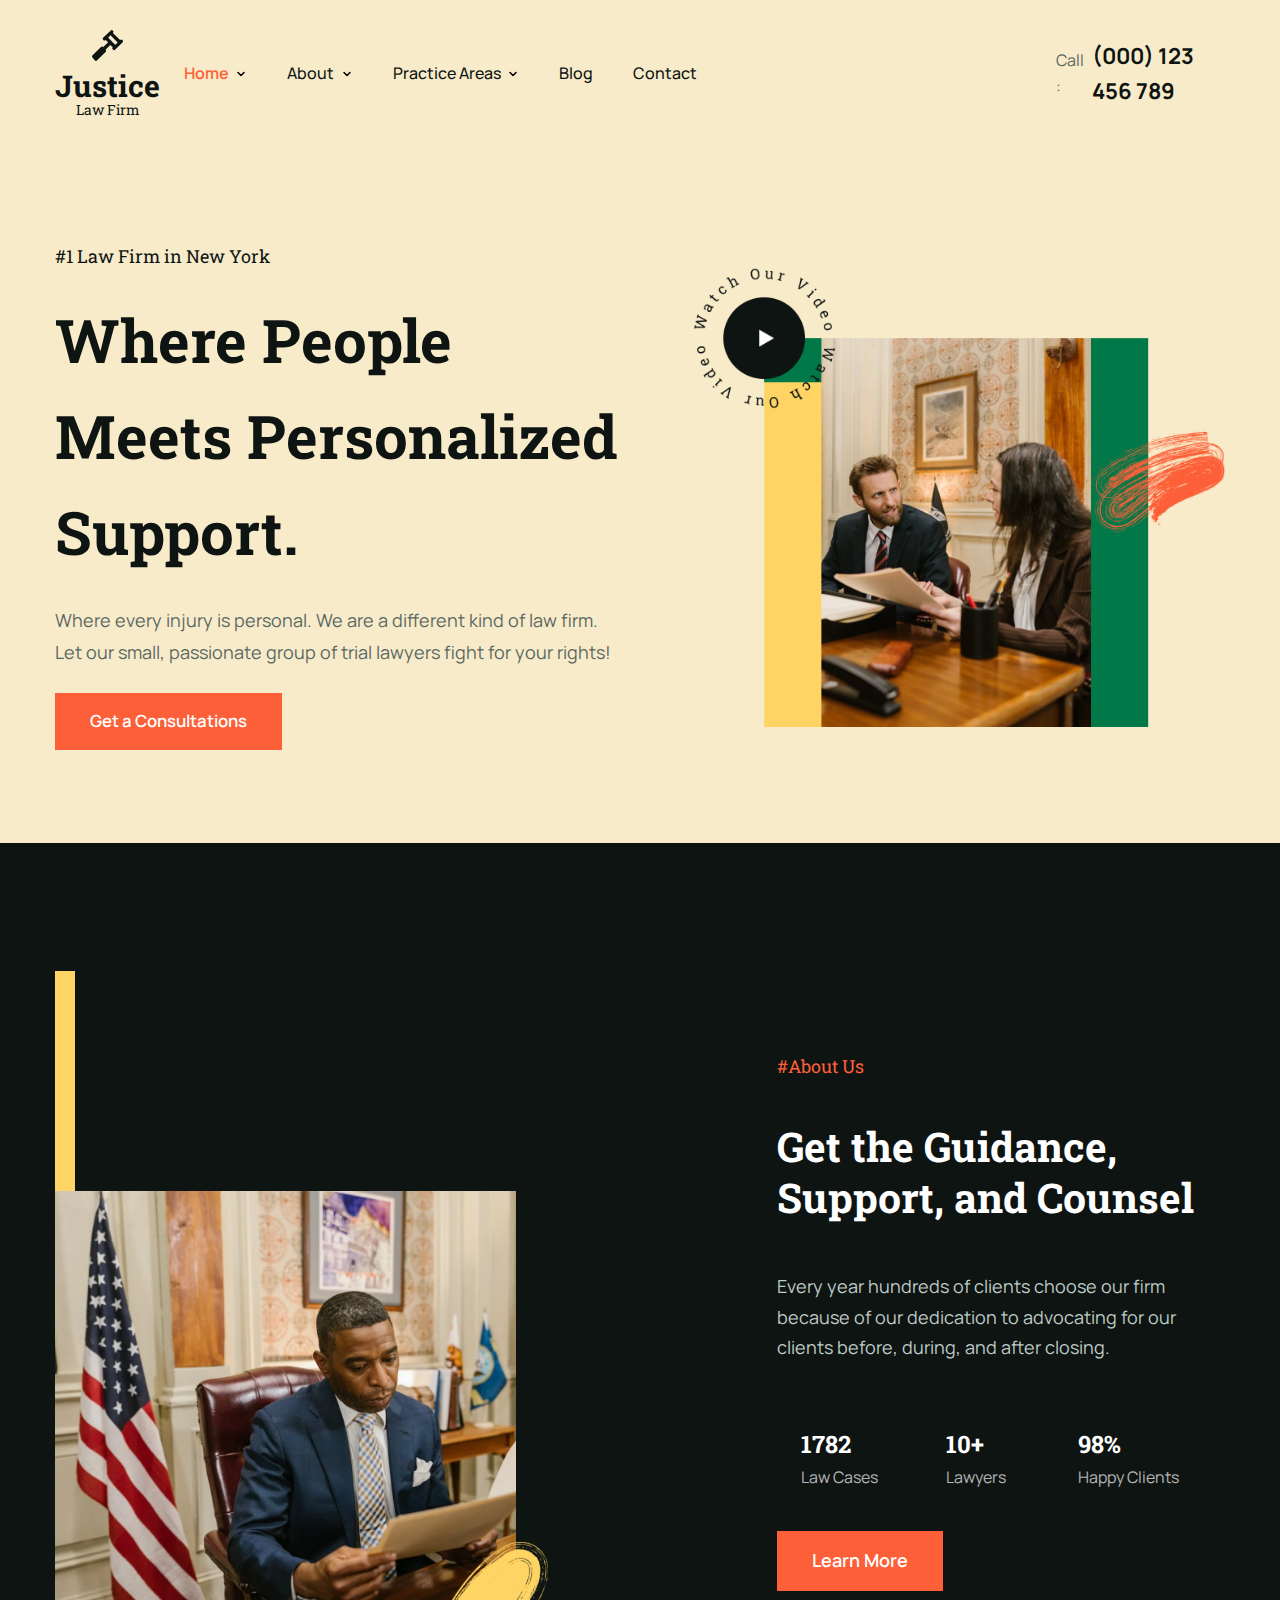
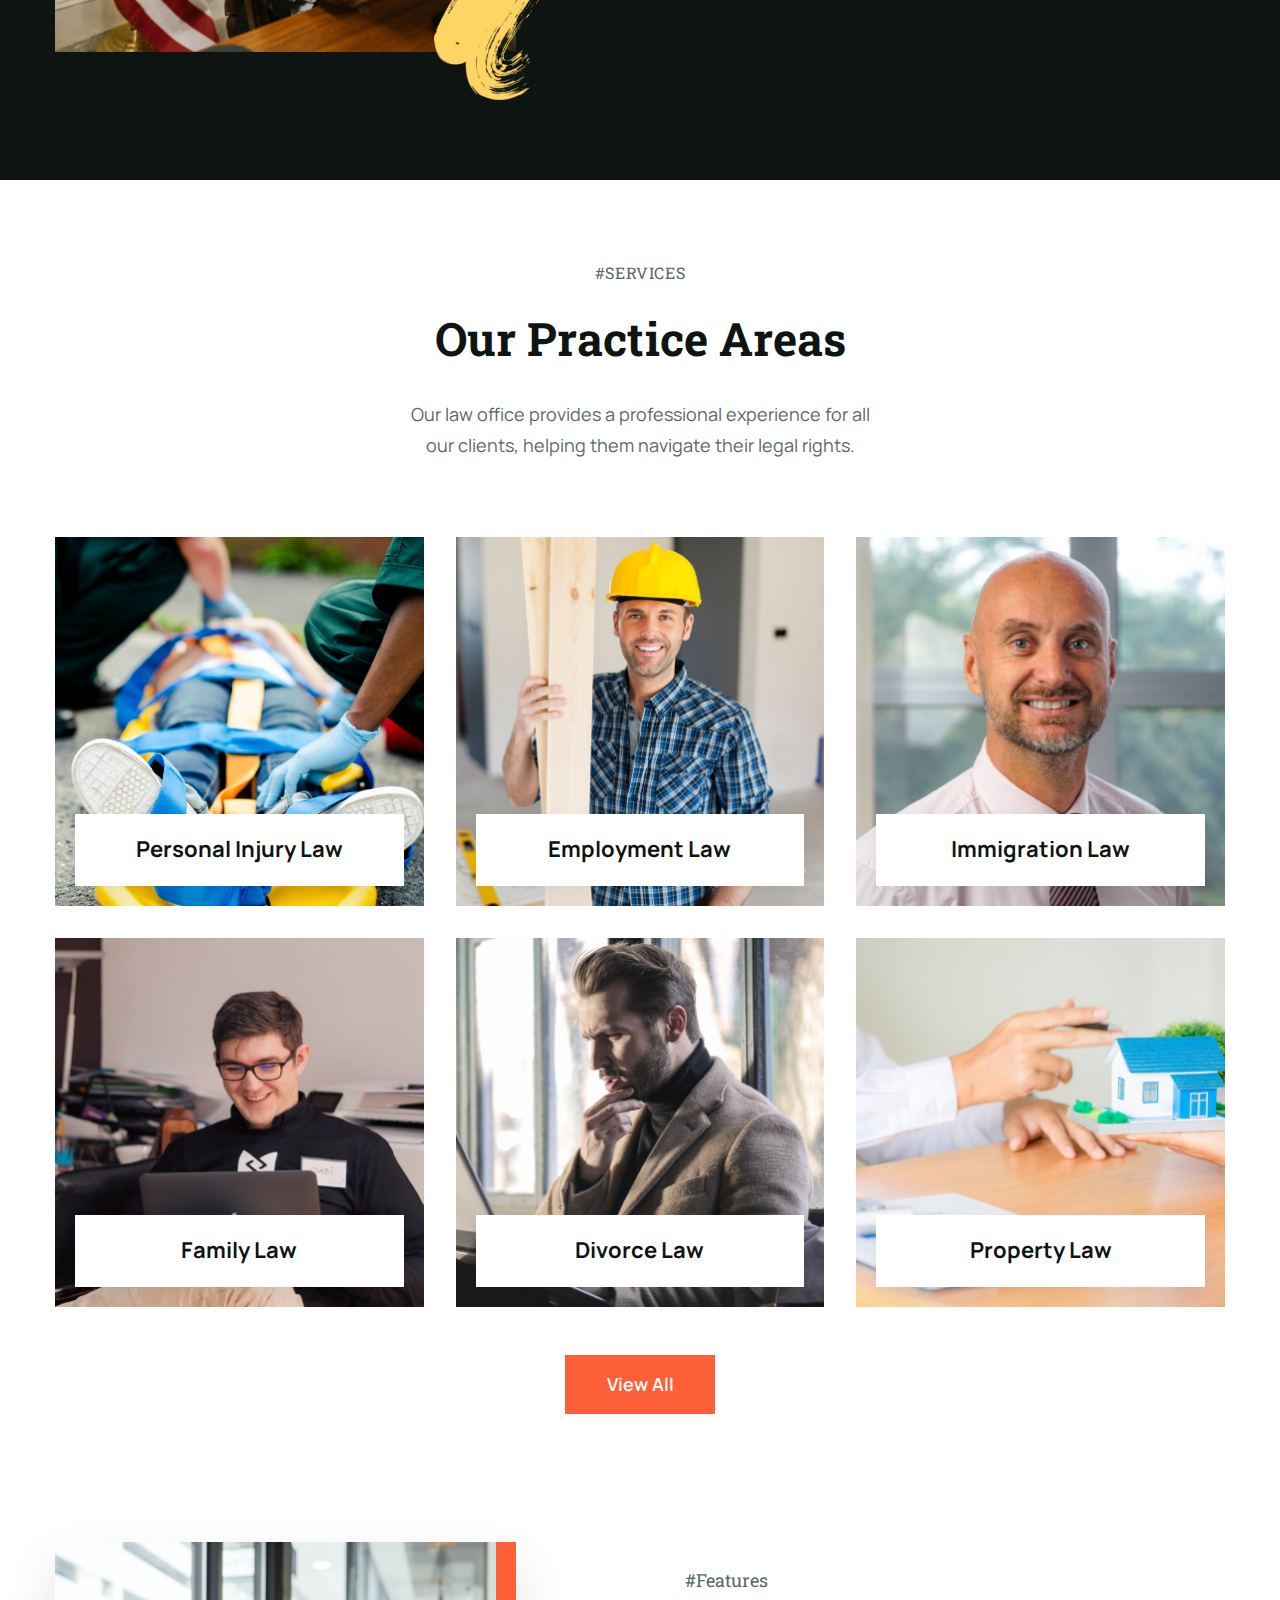
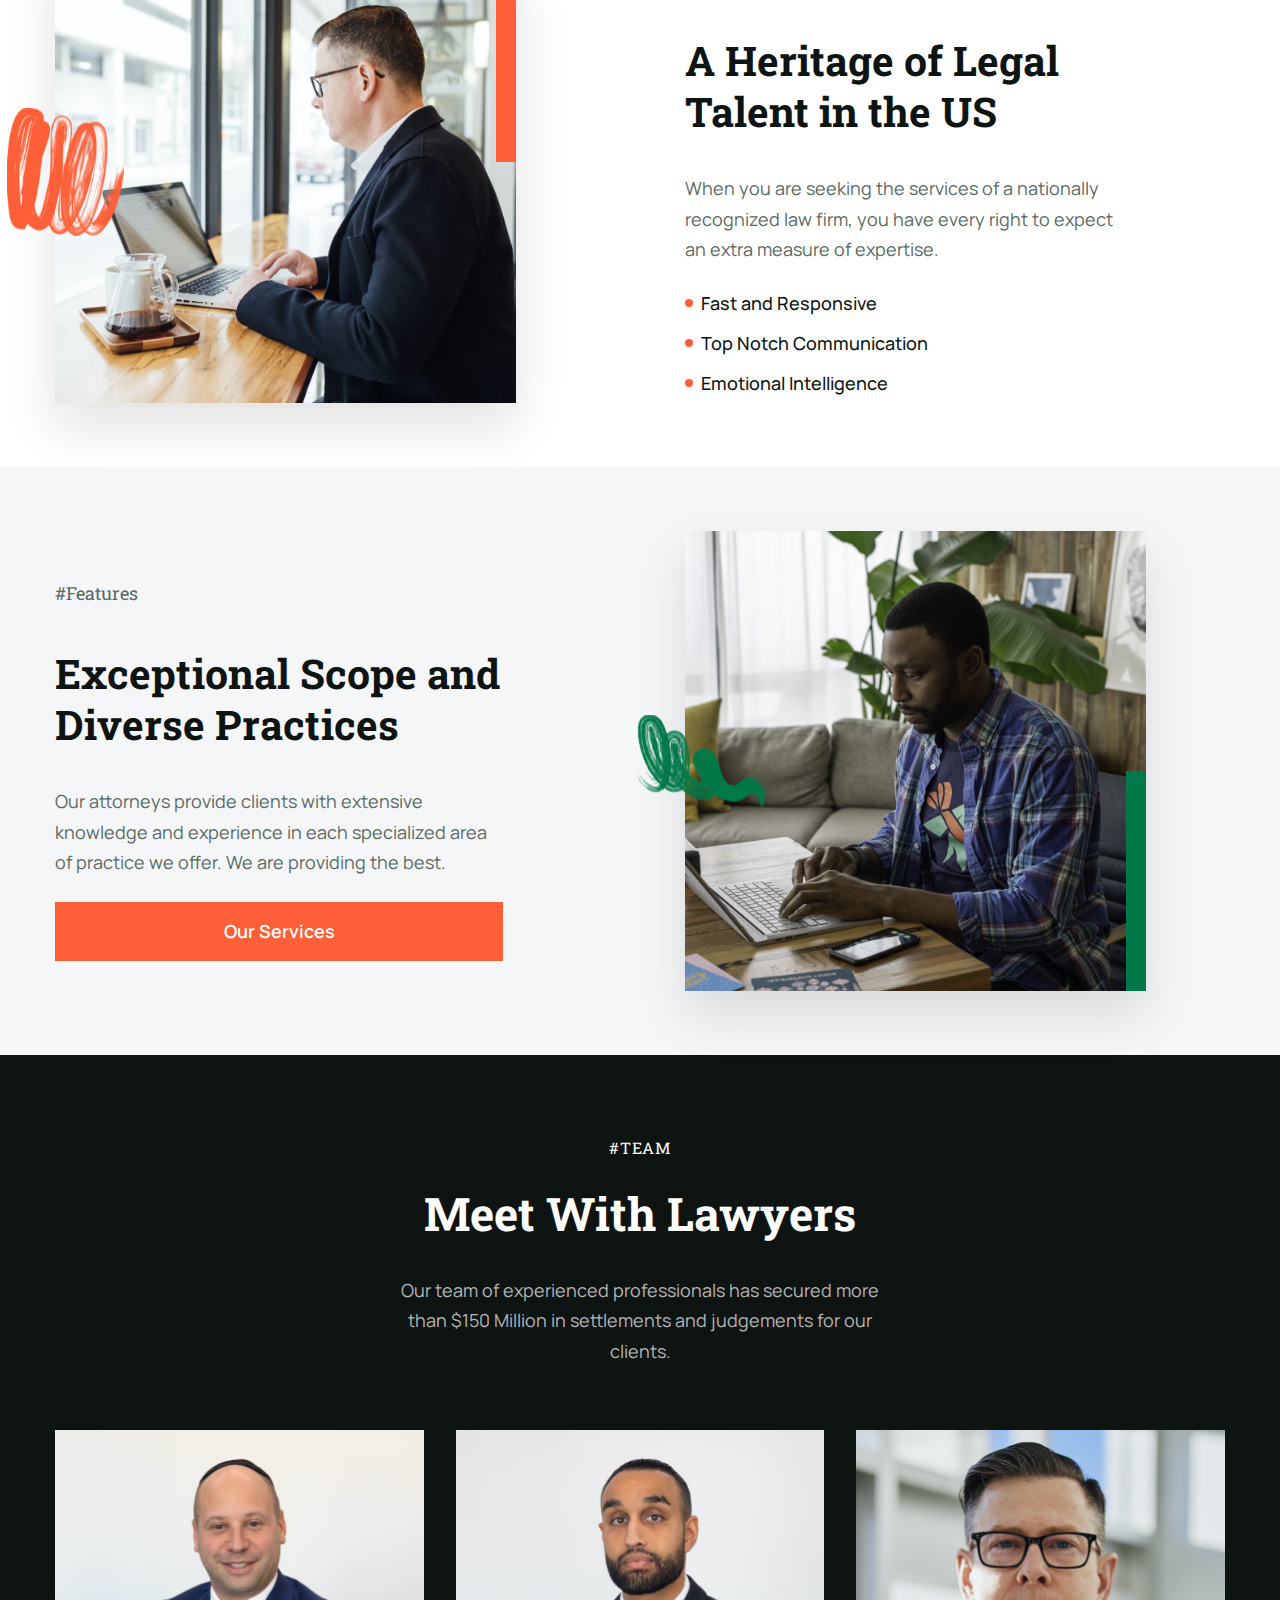
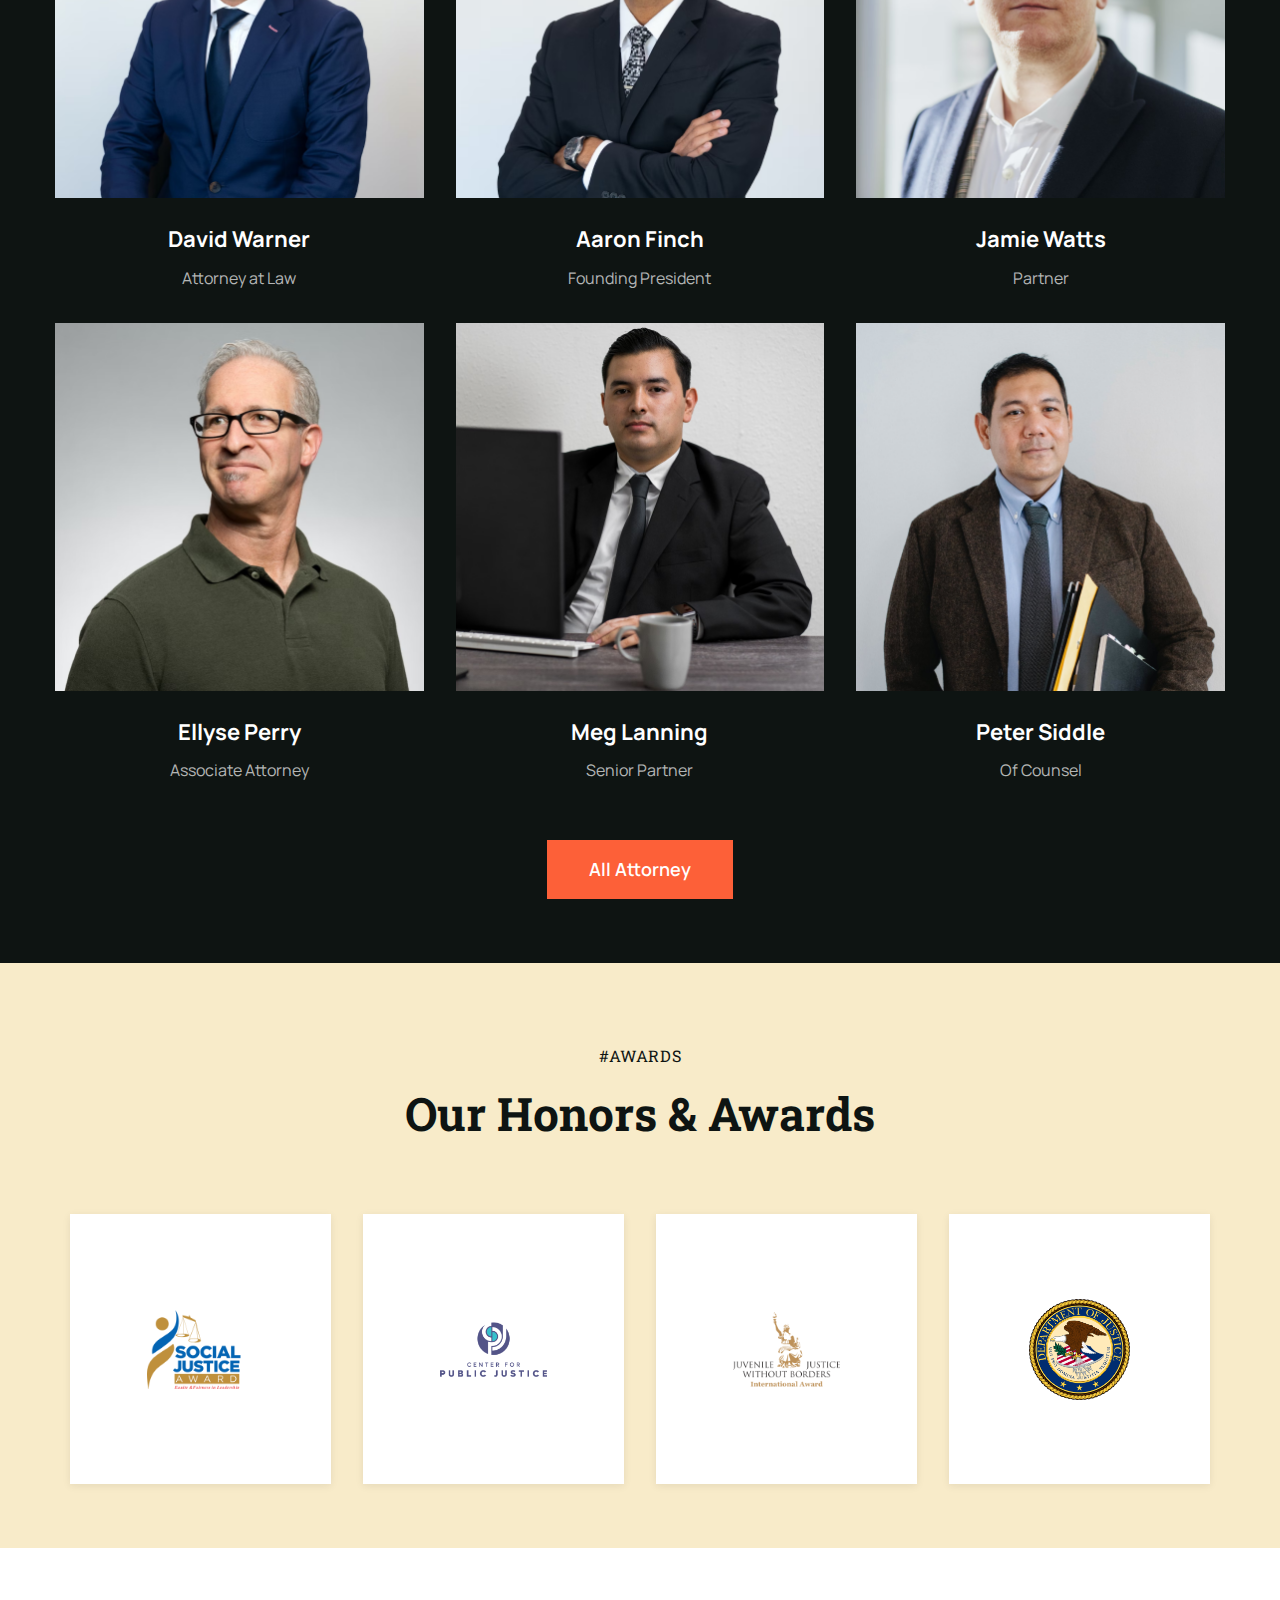
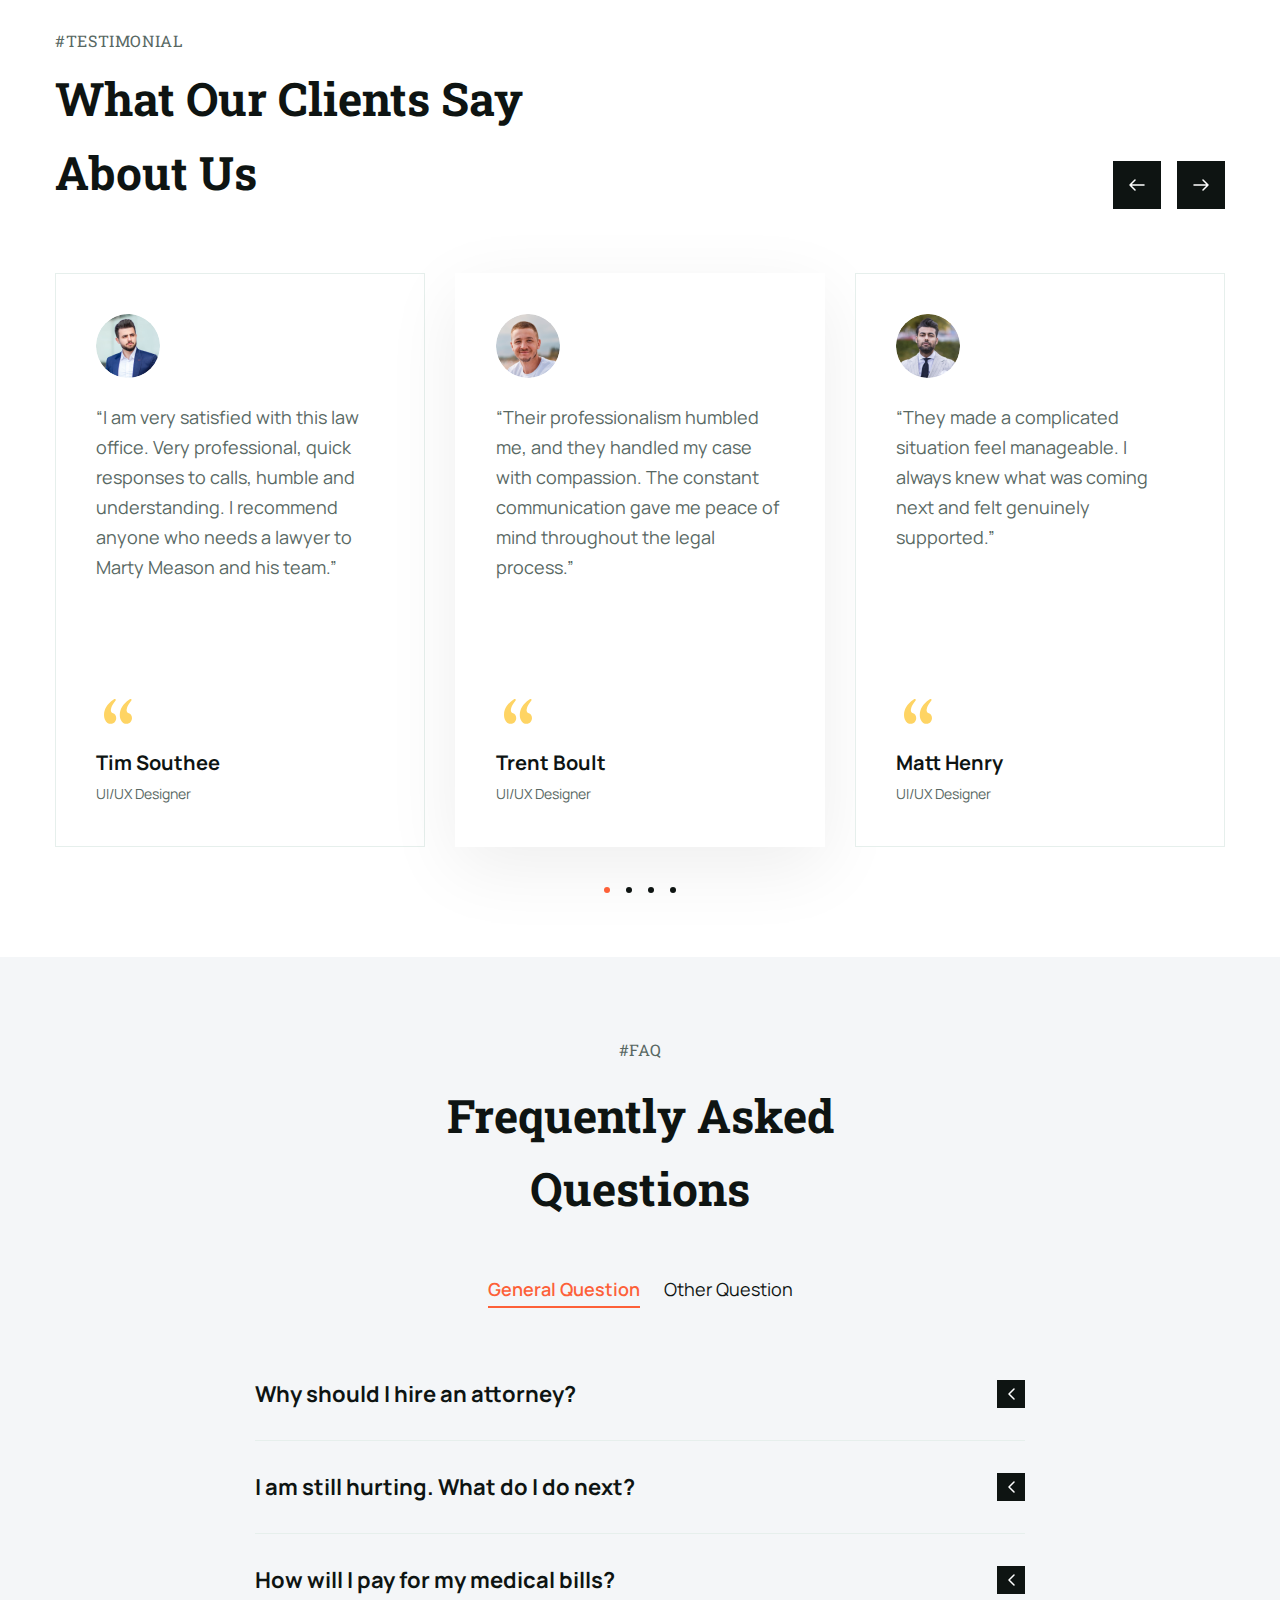
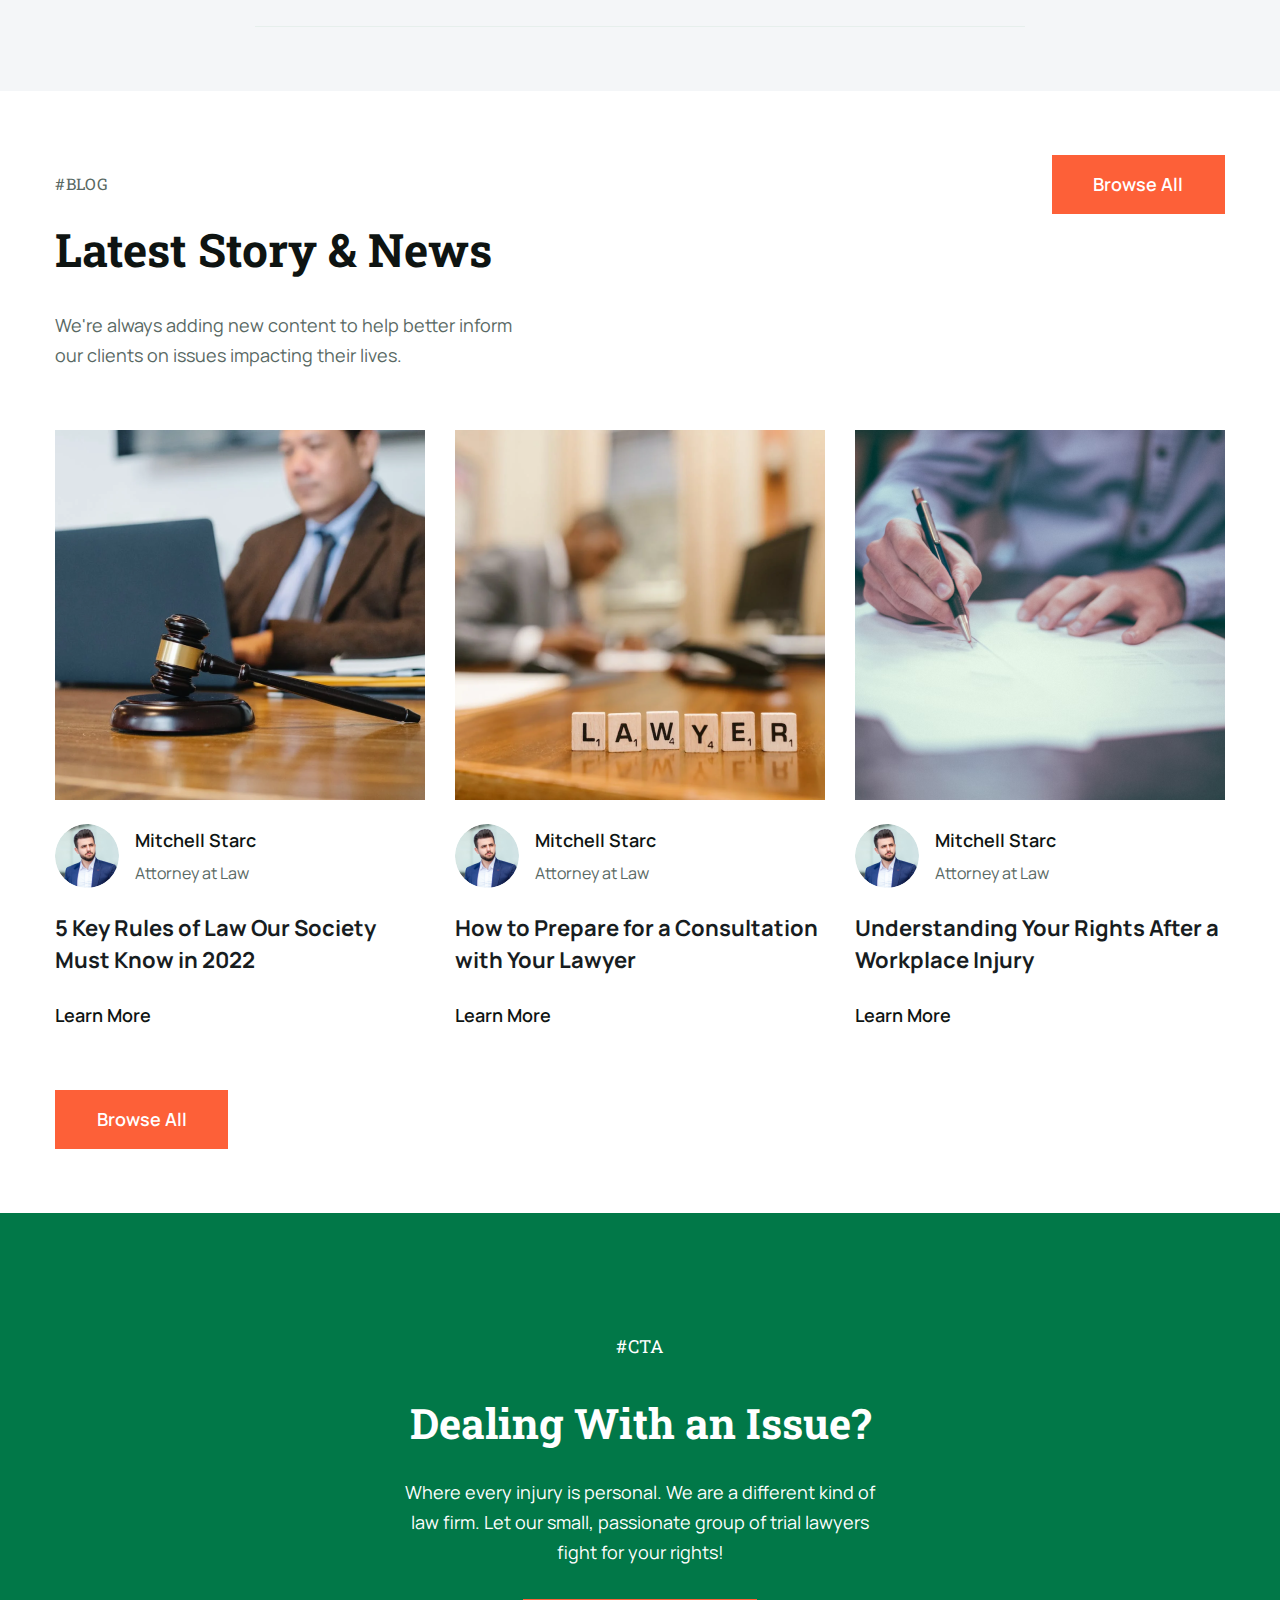
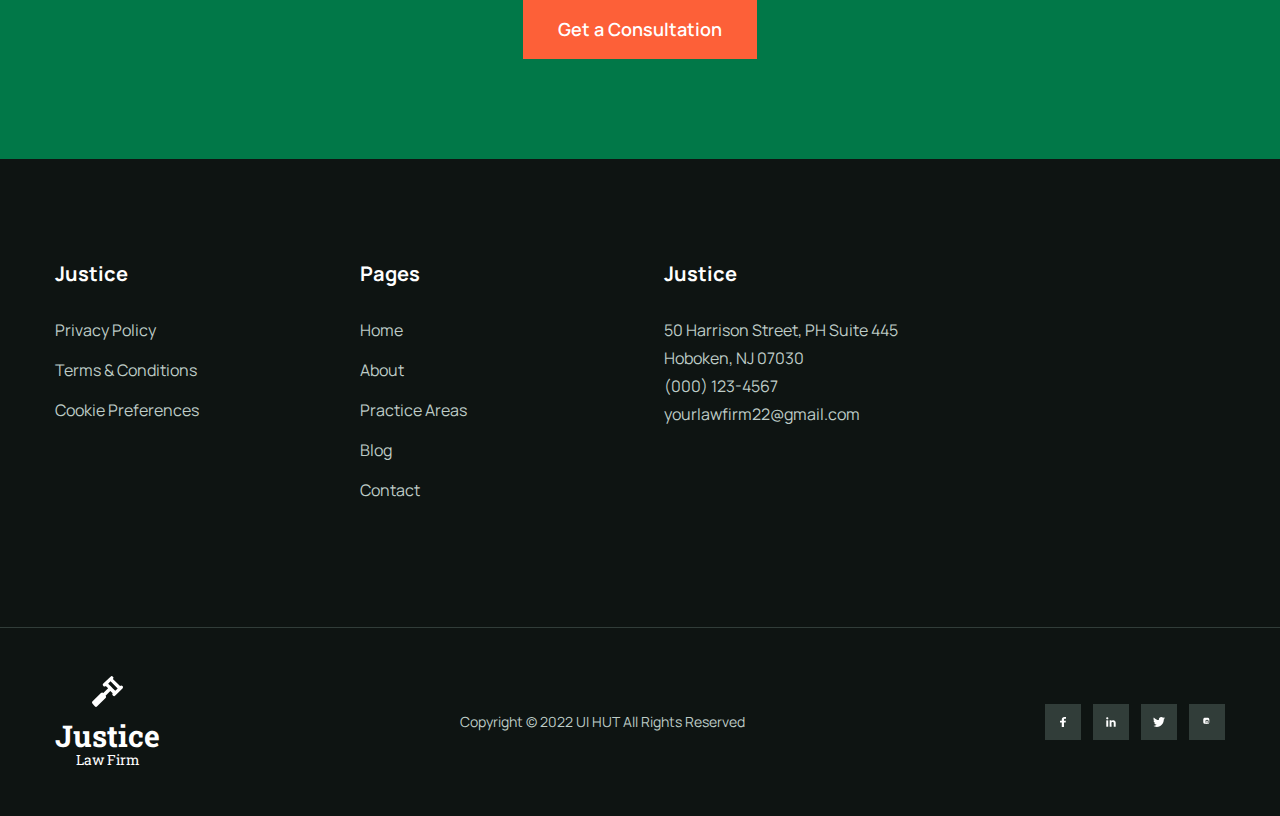
<file: index.html>
<!DOCTYPE html>
<html lang="en">

  <head>
    <meta charset="UTF-8" />
    <meta name="viewport" content="width=device-width, initial-scale=1" />
    <title>Justice Law Firm</title>
    <link rel="icon" href="./assets/images/icons/logo.svg" type="image/svg+xml" />
    <link rel="stylesheet" href="./assets/css/fonts.css" />
    <link rel="stylesheet" href="./assets/css/base.css" />
    <link rel="stylesheet" href="./assets/css/index.css" />
    <link rel="stylesheet" href="./assets/css/footer.css" />
  </head>

  <body>
    <header class="primary-nav bg-yellow-light">
      <div class="container nav-bar">
        <button class="nav-toggle" aria-label="Toggle navigation" aria-expanded="false">
          <span></span>
          <span></span>
          <span></span>
        </button>
        <a class="brand" href="./index.html">
          <span class="brand-icon" aria-hidden="true">
            <img src="./assets/images/icons/logo.svg" alt="" width="31" height="31" />
          </span>
          <span class="brand-text">
            <span class="brand-name">Justice</span>
            <span class="brand-tagline">Law Firm</span>
          </span>
        </a>
        <nav class="nav-panel" aria-label="Primary">
          <ul class="nav-list nav-list--icons">
            <li class="nav-item nav-item--dropdown">
              <a class="nav-link is-active" href="./index.html" aria-current="page" aria-haspopup="true"
                aria-expanded="false">
                Home
                <img src="./assets/images/icons/chevron-nav.svg" class="icon icon-chevron" aria-hidden="true" width="12"
                  height="12" alt="" />
              </a>
              <ul class="nav-dropdown" aria-label="Home sections">
                <li>
                  <a class="nav-dropdown__link" href="#overview">Overview</a>
                </li>
                <li>
                  <a class="nav-dropdown__link" href="#about-highlight">About Us</a>
                </li>
                <li>
                  <a class="nav-dropdown__link" href="#practice-areas">Practice Areas</a>
                </li>
                <li>
                  <a class="nav-dropdown__link" href="#features">Why Choose Us</a>
                </li>
                <li><a class="nav-dropdown__link" href="#team">Team</a></li>
                <li><a class="nav-dropdown__link" href="#awards">Awards</a></li>
                <li>
                  <a class="nav-dropdown__link" href="#testimonials">Testimonials</a>
                </li>
                <li><a class="nav-dropdown__link" href="#faq">FAQ</a></li>
                <li><a class="nav-dropdown__link" href="#blog">Blog</a></li>
                <li>
                  <a class="nav-dropdown__link" href="#contact">Contact</a>
                </li>
              </ul>
            </li>
            <li class="nav-item nav-item--dropdown">
              <a class="nav-link" href="./about.html" aria-haspopup="true" aria-expanded="false">
                About
                <img src="./assets/images/icons/chevron-nav.svg" class="icon icon-chevron" aria-hidden="true" width="12"
                  height="12" alt="" />
              </a>
              <ul class="nav-dropdown" aria-label="About">
                <li>
                  <a class="nav-dropdown__link" href="./about.html#about-page">Our Story</a>
                </li>
                <li>
                  <a class="nav-dropdown__link" href="./about.html#about-page">Video Interviews</a>
                </li>
                <li>
                  <a class="nav-dropdown__link" href="./about.html#about-page">History</a>
                </li>
                <li>
                  <a class="nav-dropdown__link" href="./about.html#about-page">Our Experience</a>
                </li>
              </ul>
            </li>
            <li class="nav-item nav-item--dropdown">
              <a class="nav-link" href="./practice.html" aria-haspopup="true" aria-expanded="false">
                Practice Areas
                <img src="./assets/images/icons/chevron-nav.svg" class="icon icon-chevron" aria-hidden="true" width="12"
                  height="12" alt="" />
              </a>
              <ul class="nav-dropdown" aria-label="Practice Areas">
                <li>
                  <a class="nav-dropdown__link" href="./practice.html#practice-divorce">Divorce</a>
                </li>
                <li>
                  <a class="nav-dropdown__link" href="./practice.html#practice-personal-injury">Personal Injury</a>
                </li>
                <li>
                  <a class="nav-dropdown__link" href="./practice.html#practice-employment">Employment</a>
                </li>
                <li>
                  <a class="nav-dropdown__link" href="./practice.html#practice-immigration">Immigration</a>
                </li>
                <li>
                  <a class="nav-dropdown__link" href="./practice.html#practice-family">Family</a>
                </li>
                <li>
                  <a class="nav-dropdown__link" href="./practice.html#practice-property">Property</a>
                </li>
              </ul>
            </li>
            <li class="nav-item">
              <a class="nav-link" href="./blog.html">Blog</a>
            </li>
            <li class="nav-item">
              <a class="nav-link" href="./contact.html">Contact</a>
            </li>
          </ul>
        </nav>
        <div class="nav-contact">
          <span class="nav-contact__label">Call :</span>
          <a class="nav-contact__number" href="tel:000123456789">(000) 123 456 789</a>
        </div>
      </div>
    </header>

    <main>
      <section class="section hero bg-yellow-light" id="overview">
        <div class="container">
          <div class="row hero__row">
            <div class="row-left hero__content">
              <p class="sub-heading">#1 Law Firm in New York</p>
              <h1>Where People Meets Personalized Support.</h1>
              <p class="p1">
                Where every injury is personal. We are a different kind of law
                firm. Let our small, passionate group of trial lawyers fight for
                your rights!
              </p>
              <button class="btn-header">Get a Consultations</button>
            </div>
            <div class="row-right hero__media">
              <img src="./assets/images/hero/consult.png" alt="Attorney offering personalized legal support" />
            </div>
          </div>
        </div>
      </section>

      <section class="section about-highlight about-highlight--dark" id="about-highlight">
        <div class="container about-highlight__grid">
          <div class="about-highlight__media">
            <img class="about-highlight__rectangle" src="./assets/images/about/rectangle.svg" alt=""
              aria-hidden="true" />
            <img class="about-highlight__photo"
              src="./assets/images/about/lawyer-offering-guidance-during-a-consultation.png"
              alt="Lawyer offering guidance during a consultation" />
            <img class="about-highlight__mask" src="./assets/images/about/mask-group.svg" alt="" aria-hidden="true" />
          </div>
          <div class="about-highlight__content">
            <p class="section-tag light">#About Us</p>
            <h2 class="section-title light">
              Get the Guidance, Support, and Counsel
            </h2>
            <p class="about-highlight__copy">
              Every year hundreds of clients choose our firm because of our
              dedication to advocating for our clients before, during, and after
              closing.
            </p>
            <div class="about-highlight__stats">
              <div class="about-highlight__stat">
                <div class="about-highlight__stat-number">1782</div>
                <span class="about-highlight__stat-label">Law Cases</span>
              </div>
              <div class="about-highlight__stat">
                <div class="about-highlight__stat-number">10+</div>
                <span class="about-highlight__stat-label">Lawyers</span>
              </div>
              <div class="about-highlight__stat">
                <div class="about-highlight__stat-number">98%</div>
                <span class="about-highlight__stat-label">Happy Clients</span>
              </div>
            </div>
            <a class="button" href="./about.html">Learn More</a>
          </div>
        </div>
      </section>

      <section class="practice section" id="practice-areas">
        <div class="container">
          <div class="section-header">
            <p class="section-tag muted">#Services</p>
            <h2 class="section-title">Our Practice Areas</h2>
            <p class="section-description">
              Our law office provides a professional experience for all our
              clients, helping them navigate their legal rights.
            </p>
          </div>

          <div class="practice-grid">
            <article class="practice-card" id="practice-personal-injury">
              <div class="practice-card__media">
                <img src="./assets/images/practice/personal-injury-law.png" alt="Personal Injury Law" />
              </div>
              <div class="practice-card__title">
                <h3>Personal Injury Law</h3>
              </div>
            </article>

            <article class="practice-card" id="practice-employment">
              <div class="practice-card__media">
                <img src="./assets/images/practice/employment-law.png" alt="Employment Law" />
              </div>
              <div class="practice-card__title">
                <h3>Employment Law</h3>
              </div>
            </article>

            <article class="practice-card" id="practice-immigration">
              <div class="practice-card__media">
                <img src="./assets/images/practice/immigration-law.png" alt="Immigration Law" />
              </div>
              <div class="practice-card__title">
                <h3>Immigration Law</h3>
              </div>
            </article>

            <article class="practice-card" id="practice-family">
              <div class="practice-card__media">
                <img src="./assets/images/practice/family-law.png" alt="Family Law" />
              </div>
              <div class="practice-card__title">
                <h3>Family Law</h3>
              </div>
            </article>

            <article class="practice-card" id="practice-divorce">
              <div class="practice-card__media">
                <img src="./assets/images/practice/divorce-law.png" alt="Divorce Law" />
              </div>
              <div class="practice-card__title">
                <h3>Divorce Law</h3>
              </div>
            </article>

            <article class="practice-card" id="practice-property">
              <div class="practice-card__media">
                <img src="./assets/images/practice/property-law.png" alt="Property Law" />
              </div>
              <div class="practice-card__title">
                <h3>Property Law</h3>
              </div>
            </article>
          </div>

          <div class="practice-actions">
            <a class="button" href="./practice.html">View All</a>
          </div>
        </div>
      </section>

      <section class="section feature-block" id="features">
        <div class="container feature-block__inner">
          <div class="feature-block__media">
            <span class="feature-block__accent" aria-hidden="true"></span>
            <img class="feature-block__photo"
              src="./assets/images/features/our-legal-team-reviewing-documents-together.png"
              alt="Our legal team reviewing documents together" />
            <img class="feature-block__mask" src="./assets/images/features/abstract-icon-2.svg" alt=""
              aria-hidden="true" />
          </div>
          <div class="feature-block__content">
            <p class="section-tag muted">#Features</p>
            <h2 class="section-title">A Heritage of Legal Talent in the US</h2>
            <p class="feature-block__copy">
              When you are seeking the services of a nationally recognized law
              firm, you have every right to expect an extra measure of
              expertise.
            </p>
            <ul class="feature-list">
              <li>Fast and Responsive</li>
              <li>Top Notch Communication</li>
              <li>Emotional Intelligence</li>
            </ul>
          </div>
        </div>
      </section>

      <section class="section feature-block bg-gray-50">
        <div class="container feature-block__inner">
          <div class="feature-block__content">
            <p class="section-tag muted">#Features</p>
            <h2 class="section-title">
              Exceptional Scope and Diverse Practices
            </h2>
            <p class="feature-block__copy">
              Our attorneys provide clients with extensive knowledge and
              experience in each specialized area of practice we offer. We are
              providing the best.
            </p>
            <a class="button" href="pages/practice.html#practice-overview">Our Services</a>
          </div>
          <div class="feature-block__media feature-block__media--secondary">
            <span class="feature-block__accent" aria-hidden="true"></span>
            <img class="feature-block__photo" src="./assets/images/features/client-receiving-legal-consultation.png"
              alt="Client receiving legal consultation" />
            <img class="feature-block__mask feature-block__mask--secondary"
              src="./assets/images/features/abstract-icon-3.svg" alt="" aria-hidden="true" />
          </div>
        </div>
      </section>

      <section class="section team team--dark" id="team">
        <div class="container">
          <div class="team__header">
            <p class="section-tag light">#Team</p>
            <h2 class="section-title light">Meet With Lawyers</h2>
            <p class="team__intro">
              Our team of experienced professionals has secured more than $150
              Million in settlements and judgements for our clients.
            </p>
          </div>

          <div class="team__grid">
            <article class="team-card">
              <div class="team-card__media">
                <img src="./assets/images/team/attorney-david-warner.png" alt="Attorney David Warner" />
                <a class="button team-card__cta" href="#!">View Profile</a>
              </div>
              <div class="team-card__body">
                <h3>David Warner</h3>
                <p>Attorney at Law</p>
              </div>
            </article>
            <article class="team-card">
              <div class="team-card__media">
                <img src="./assets/images/team/attorney-aaron-finch.png" alt="Attorney Aaron Finch" />
                <a class="button team-card__cta" href="#!">View Profile</a>
              </div>
              <div class="team-card__body">
                <h3>Aaron Finch</h3>
                <p>Founding President</p>
              </div>
            </article>
            <article class="team-card">
              <div class="team-card__media">
                <img src="./assets/images/team/attorney-jamie-watts.png" alt="Attorney Jamie Watts" />
                <a class="button team-card__cta" href="#!">View Profile</a>
              </div>
              <div class="team-card__body">
                <h3>Jamie Watts</h3>
                <p>Partner</p>
              </div>
            </article>
            <article class="team-card">
              <div class="team-card__media">
                <img src="./assets/images/team/attorney-ellyse-perry.png" alt="Attorney Ellyse Perry" />
                <a class="button team-card__cta" href="#!">View Profile</a>
              </div>
              <div class="team-card__body">
                <h3>Ellyse Perry</h3>
                <p>Associate Attorney</p>
              </div>
            </article>
            <article class="team-card">
              <div class="team-card__media">
                <img src="./assets/images/team/attorney-meg-lanning.png" alt="Attorney Meg Lanning" />
                <a class="button team-card__cta" href="#!">View Profile</a>
              </div>
              <div class="team-card__body">
                <h3>Meg Lanning</h3>
                <p>Senior Partner</p>
              </div>
            </article>
            <article class="team-card">
              <div class="team-card__media">
                <img src="./assets/images/team/attorney-peter-siddle.png" alt="Attorney Peter Siddle" />
                <a class="button team-card__cta" href="#!">View Profile</a>
              </div>
              <div class="team-card__body">
                <h3>Peter Siddle</h3>
                <p>Of Counsel</p>
              </div>
            </article>
          </div>

          <div class="team__actions">
            <a class="button" href="#team">All Attorney</a>
          </div>
        </div>
      </section>

      <!-- Awards Section -->
      <section class="section awards bg-yellow-light" id="awards">
        <div class="container">
          <div class="awards__header">
            <p class="section-tag">#Awards</p>
            <h2 class="section-title">Our Honors & Awards</h2>
          </div>

          <div class="awards__grid">
            <div class="award-card">
              <img src="./assets/images/awards/award1.png" alt="Award 1" />
            </div>
            <div class="award-card">
              <img src="./assets/images/awards/award2.png" alt="Award 2" />
            </div>
            <div class="award-card">
              <img src="./assets/images/awards/award3.png" alt="Award 3" />
            </div>
            <div class="award-card">
              <img src="./assets/images/awards/award4.png" alt="Award 4" />
            </div>
          </div>
        </div>
      </section>

      <section class="section testimonials" id="testimonials">
        <div class="container">
          <div class="testimonials__header">
            <div>
              <p class="section-tag muted">#Testimonial</p>
              <h2 class="section-title">What Our Clients Say About Us</h2>
            </div>
            <div class="testimonials__controls" aria-hidden="true">
              <span class="testimonials__control testimonials__control--dark">
                <img src="./assets/images/icons/arrow-left.svg" width="16" height="12" alt="" />
              </span>
              <span class="testimonials__control testimonials__control--accent">
                <img src="./assets/images/icons/arrow-right.svg" width="16" height="12" alt="" />
              </span>
            </div>
          </div>

          <div class="testimonials__grid">
            <article class="testimonial-card">
              <img src="./assets/images/testimonials/tim-southee.png" alt="Tim Southee" />
              <p class="testimonial-card__copy">
                “I am very satisfied with this law office. Very professional,
                quick responses to calls, humble and understanding. I recommend
                anyone who needs a lawyer to Marty Meason and his team.”
              </p>
              <svg class="testimonial-card__quote" viewBox="0 0 27 24" fill="none" aria-hidden="true">
                <path
                  d="M10.3195 2.70354C9.09015 4.2903 7.11804 6.83574 6.68716 9.89869C6.51948 11.0907 6.35177 13.1968 8.73677 13.6736C10.918 14.1097 13.395 18.0446 10.4137 22.2169C8.94373 24.2742 3.26427 25.7932 0.724676 19.4354C-0.703839 15.8591 -0.989539 7.03768 9.29575 0.361995C10.3975 -0.353189 12.1113 -0.0352947 11.159 1.55408C10.9849 1.84477 10.685 2.23178 10.3195 2.70354Z" />
                <path
                  d="M25.5308 2.70353C24.3014 4.29029 22.3293 6.83574 21.8984 9.89869C21.7307 11.0907 21.563 13.1968 23.948 13.6736C26.1292 14.1097 28.6062 18.0446 25.625 22.2169C24.155 24.2742 18.4755 25.7932 15.9359 19.4354C14.5074 15.8591 14.2217 7.03768 24.507 0.361995C25.6088 -0.353189 27.3226 -0.0352947 26.3703 1.55408C26.1961 1.84476 25.8963 2.23178 25.5308 2.70353Z" />
              </svg>
              <div class="testimonial-card__footer">
                <h3>Tim Southee</h3>
                <p>UI/UX Designer</p>
              </div>
            </article>
            <article class="testimonial-card testimonial-card--featured">
              <img src="./assets/images/testimonials/trent-boult.png" alt="Trent Boult" />
              <p class="testimonial-card__copy">
                “Their professionalism humbled me, and they handled my case with
                compassion. The constant communication gave me peace of mind
                throughout the legal process.”
              </p>
              <svg class="testimonial-card__quote" viewBox="0 0 27 24" fill="none" aria-hidden="true">
                <path
                  d="M10.3195 2.70354C9.09015 4.2903 7.11804 6.83574 6.68716 9.89869C6.51948 11.0907 6.35177 13.1968 8.73677 13.6736C10.918 14.1097 13.395 18.0446 10.4137 22.2169C8.94373 24.2742 3.26427 25.7932 0.724676 19.4354C-0.703839 15.8591 -0.989539 7.03768 9.29575 0.361995C10.3975 -0.353189 12.1113 -0.0352947 11.159 1.55408C10.9849 1.84477 10.685 2.23178 10.3195 2.70354Z" />
                <path
                  d="M25.5308 2.70353C24.3014 4.29029 22.3293 6.83574 21.8984 9.89869C21.7307 11.0907 21.563 13.1968 23.948 13.6736C26.1292 14.1097 28.6062 18.0446 25.625 22.2169C24.155 24.2742 18.4755 25.7932 15.9359 19.4354C14.5074 15.8591 14.2217 7.03768 24.507 0.361995C25.6088 -0.353189 27.3226 -0.0352947 26.3703 1.55408C26.1961 1.84476 25.8963 2.23178 25.5308 2.70353Z" />
              </svg>
              <div class="testimonial-card__footer">
                <h3>Trent Boult</h3>
                <p>UI/UX Designer</p>
              </div>
            </article>
            <article class="testimonial-card">
              <img src="./assets/images/testimonials/matt-henry.png" alt="Matt Henry" />
              <p class="testimonial-card__copy">
                “They made a complicated situation feel manageable. I always
                knew what was coming next and felt genuinely supported.”
              </p>
              <svg class="testimonial-card__quote" viewBox="0 0 27 24" fill="none" aria-hidden="true">
                <path
                  d="M10.3195 2.70354C9.09015 4.2903 7.11804 6.83574 6.68716 9.89869C6.51948 11.0907 6.35177 13.1968 8.73677 13.6736C10.918 14.1097 13.395 18.0446 10.4137 22.2169C8.94373 24.2742 3.26427 25.7932 0.724676 19.4354C-0.703839 15.8591 -0.989539 7.03768 9.29575 0.361995C10.3975 -0.353189 12.1113 -0.0352947 11.159 1.55408C10.9849 1.84477 10.685 2.23178 10.3195 2.70354Z" />
                <path
                  d="M25.5308 2.70353C24.3014 4.29029 22.3293 6.83574 21.8984 9.89869C21.7307 11.0907 21.563 13.1968 23.948 13.6736C26.1292 14.1097 28.6062 18.0446 25.625 22.2169C24.155 24.2742 18.4755 25.7932 15.9359 19.4354C14.5074 15.8591 14.2217 7.03768 24.507 0.361995C25.6088 -0.353189 27.3226 -0.0352947 26.3703 1.55408C26.1961 1.84476 25.8963 2.23178 25.5308 2.70353Z" />
              </svg>
              <div class="testimonial-card__footer">
                <h3>Matt Henry</h3>
                <p>UI/UX Designer</p>
              </div>
            </article>
          </div>

          <div class="testimonials__dots" aria-hidden="true">
            <button class="testimonial-dot is-active" data-index="0" aria-label="View testimonial 1"></button>
            <button class="testimonial-dot" data-index="1" aria-label="View testimonial 2"></button>
            <button class="testimonial-dot" data-index="2" aria-label="View testimonial 3"></button>
            <button class="testimonial-dot" data-index="3" aria-label="View testimonial 4"></button>
          </div>
        </div>
      </section>

      <section class="section faq bg-gray-50" id="faq">
        <div class="container faq__inner">
          <div class="faq__intro">
            <p class="section-tag muted">#FAQ</p>
            <h2 class="section-title">Frequently Asked Questions</h2>
            <div class="faq__tabs" role="tablist" aria-label="FAQ Categories">
              <input type="radio" name="faq-tab" id="tab-general" class="faq__tab-input" checked />
              <label for="tab-general" class="faq__tab" role="tab">General Question</label>

              <input type="radio" name="faq-tab" id="tab-other" class="faq__tab-input" />
              <label for="tab-other" class="faq__tab" role="tab">Other Question</label>
            </div>
          </div>

          <div class="faq__list">
            <details class="faq-item">
              <summary>
                <span>Why should I hire an attorney?</span>
                <span class="faq-item__icon" aria-hidden="true">
                  <img src="./assets/images/icons/chevron-down.svg" class="faq-item__chevron" alt="" width="12" height="8" />
                </span>
              </summary>
              <div class="faq-item__answer">
                <p>
                  When you are faced with a personal injury, hiring an attorney
                  not only provides trusted legal guidance, but someone to stand
                  in your corner when you need it most. Insurance companies seek
                  their best interests, so it’s always smart to have counsel
                  dedicated to yours.
                </p>
              </div>
            </details>

            <details class="faq-item">
              <summary>
                <span>I am still hurting. What do I do next?</span>
                <span class="faq-item__icon" aria-hidden="true">
                  <img src="./assets/images/icons/chevron-down.svg" class="faq-item__chevron" alt="" width="12" height="8" />
                </span>
              </summary>
              <div class="faq-item__answer">
                <p>
                  Seek medical attention right away and keep detailed records of
                  every visit, diagnosis, and recommendation. Share these
                  records with your attorney so we can combine medical
                  documentation with legal strategy to protect your health and
                  financial recovery.
                </p>
              </div>
            </details>

            <details class="faq-item">
              <summary>
                <span>How will I pay for my medical bills?</span>
                <span class="faq-item__icon" aria-hidden="true">
                  <img src="./assets/images/icons/chevron-down.svg" class="faq-item__chevron" alt="" width="12" height="8" />
                </span>
              </summary>
              <div class="faq-item__answer">
                <p>
                  We explore every available option—insurance coverage, letters
                  of protection, and negotiated payment plans—to keep treatment
                  accessible while your case proceeds. Our goal is to relieve
                  financial pressure so you can focus on healing.
                </p>
              </div>
            </details>
          </div>
        </div>
      </section>

      <section class="section blog" id="blog">
        <div class="container blog__inner">
          <div class="blog__header">
            <div>
              <p class="section-tag muted">#Blog</p>
              <h2 class="section-title">Latest Story &amp; News</h2>
              <p class="blog__intro">
                We're always adding new content to help better inform our
                clients on issues impacting their lives.
              </p>
            </div>
            <a class="button blog__header-button" href="#!">Browse All</a>
          </div>

          <div class="blog__grid">
            <article class="blog-card">
              <div class="blog-card__media">
                <img src="./assets/images/blog/business-people-reviewing-legal-documents.png"
                  alt="Business people reviewing legal documents" />
              </div>
              <div class="blog-card__meta">
                <img src="./assets/images/blog/author-mitchell-starc.png" alt="Author Mitchell Starc" />
                <div>
                  <h3>Mitchell Starc</h3>
                  <p>Attorney at Law</p>
                </div>
              </div>
              <h4 class="blog-card__title">
                5 Key Rules of Law Our Society Must Know in 2022
              </h4>
              <a class="blog-card__link" href="#!">Learn More</a>
            </article>

            <article class="blog-card">
              <div class="blog-card__media">
                <img src="./assets/images/blog/stack-of-law-books-and-gavel.png" alt="Stack of law books and gavel" />
              </div>
              <div class="blog-card__meta">
                <img src="./assets/images/blog/author-mitchell-starc.png" alt="Author Mitchell Starc" />
                <div>
                  <h3>Mitchell Starc</h3>
                  <p>Attorney at Law</p>
                </div>
              </div>
              <h4 class="blog-card__title">
                How to Prepare for a Consultation with Your Lawyer
              </h4>
              <a class="blog-card__link" href="#!">Learn More</a>
            </article>

            <article class="blog-card">
              <div class="blog-card__media">
                <img src="./assets/images/blog/attorneys-walking-outside-the-courthouse.png"
                  alt="Attorneys walking outside the courthouse" />
              </div>
              <div class="blog-card__meta">
                <img src="./assets/images/blog/author-mitchell-starc.png" alt="Author Mitchell Starc" />
                <div>
                  <h3>Mitchell Starc</h3>
                  <p>Attorney at Law</p>
                </div>
              </div>
              <h4 class="blog-card__title">
                Understanding Your Rights After a Workplace Injury
              </h4>
              <a class="blog-card__link" href="#!">Learn More</a>
            </article>
          </div>
          <div class="blog__actions">
            <a class="button" href="#!">Browse All</a>
          </div>
        </div>
      </section>

      <section class="section cta bg-green" id="contact">
        <div class="container cta-content">
          <p class="section-tag light">#CTA</p>
          <h2 class="section-title light">Dealing With an Issue?</h2>
          <p class="section-description light">
            Where every injury is personal. We are a different kind of law firm.
            Let our small, passionate group of trial lawyers fight for your
            rights!
          </p>
          <a class="button" href="tel:000123456789">Get a Consultation</a>
        </div>
      </section>
    </main>

    <footer class="site-footer">
      <div class="container footer-top">
        <div class="footer-grid">
          <div class="footer-column">
            <h3 class="footer-heading">Justice</h3>
            <ul class="footer-links">
              <li><a href="#!">Privacy Policy</a></li>
              <li><a href="#!">Terms &amp; Conditions</a></li>
              <li><a href="#!">Cookie Preferences</a></li>
            </ul>
          </div>

          <div class="footer-column">
            <h3 class="footer-heading">Pages</h3>
            <ul class="footer-links">
              <li><a href="./index.html">Home</a></li>
              <li><a href="./about.html">About</a></li>
              <li><a href="./practice.html">Practice Areas</a></li>
              <li><a href="./blog.html">Blog</a></li>
              <li><a href="./contact.html">Contact</a></li>
            </ul>
          </div>

          <div class="footer-column">
            <h3 class="footer-heading">Justice</h3>
            <address class="footer-address">
              <p>
                <a href="https://www.google.com/maps/search/?api=1&query=50+Harrison+Street+PH+Suite+445+Hoboken+NJ+07030"
                  target="_blank" rel="noopener noreferrer">
                  50 Harrison Street, PH Suite 445<br>
                  Hoboken, NJ 07030
                </a>
              </p>
              <p>
                <a href="tel:0001234567">(000) 123-4567</a>
              </p>
              <p>
                <a href="mailto:yourlawfirm22@gmail.com">yourlawfirm22@gmail.com</a>
              </p>
            </address>
          </div>

          <div class="footer-column">
            <div class="footer-map">
              <iframe
                src="https://www.google.com/maps/embed?pb=!1m18!1m12!1m3!1d3724.4994603879513!2d105.79999411143591!3d21.01269228055183!2m3!1f0!2f0!3f0!3m2!1i1024!2i768!4f13.1!3m3!1m2!1s0x3135ab4df3c6c329%3A0xd8e14fe61fd32604!2zQ8OUTkcgVFkgQ-G7lCBQSOG6pk4gQ8OUTkcgTkdI4buGIEdJw4FPIEThu6RDIEY4!5e0!3m2!1svi!2s!4v1760938750921!5m2!1svi!2s"
                width="600" height="450" style="border: 0" allowfullscreen="" loading="lazy"
                referrerpolicy="no-referrer-when-downgrade"></iframe>
            </div>
          </div>
        </div>
      </div>

      <div class="footer-bottom">
        <div class="container footer-bottom__inner">
          <a class="brand brand--inverse" href="./index.html">
            <span class="brand-icon" aria-hidden="true">
              <img src="./assets/images/icons/logo-white.svg" alt="" width="31" height="31" />
            </span>
            <span class="brand-text">
              <span class="brand-name">Justice</span>
              <span class="brand-tagline">Law Firm</span>
            </span>
          </a>

          <p class="footer-note">Copyright © 2022 UI HUT All Rights Reserved</p>

          <div class="footer-social">
            <a class="social-button social-button--primary" href="https://www.facebook.com/"
              aria-label="Visit our Facebook page">
              <img src="./assets/images/icons/facebook.svg" alt="" width="6" height="10" />
            </a>
            <a class="social-button" href="https://www.linkedin.com/" aria-label="Visit our LinkedIn profile">
              <img src="./assets/images/icons/linkedin.svg" alt="" width="12" height="10" />
            </a>
            <a class="social-button" href="https://x.com/" aria-label="Visit our Twitter profile">
              <img src="./assets/images/icons/twitter.svg" alt="" width="12" height="10" />
            </a>
            <a class="social-button" href="https://www.instagram.com/" aria-label="Visit our Instagram profile">
              <img src="./assets/images/icons/instagram.svg" alt="" width="12" height="10" />
            </a>
          </div>
        </div>
      </div>
    </footer>
    <script>
      // Mobile navigation toggle
      const navToggle = document.querySelector('.nav-toggle');
      const navPanel = document.querySelector('.nav-panel');

      if (navToggle && navPanel) {
        navToggle.addEventListener('click', function () {
          const isOpen = navPanel.classList.toggle('is-open');
          this.setAttribute('aria-expanded', isOpen);
        });
      }

      // Testimonial dots navigation
      const testimonialDots = document.querySelectorAll('.testimonial-dot');
      const testimonialCards = document.querySelectorAll('.testimonial-card');

      testimonialDots.forEach((dot) => {
        dot.addEventListener('click', function () {
          const index = parseInt(this.getAttribute('data-index'));

          // Remove active class from all dots
          testimonialDots.forEach((d) => d.classList.remove('is-active'));

          // Add active class to clicked dot
          this.classList.add('is-active');

          // Optional: You can add logic here to show/hide testimonial cards
          // For example, scrolling to the corresponding card or filtering them
          console.log('Clicked testimonial dot:', index);
        });
      });
    </script>
  </body>

</html>
</file>
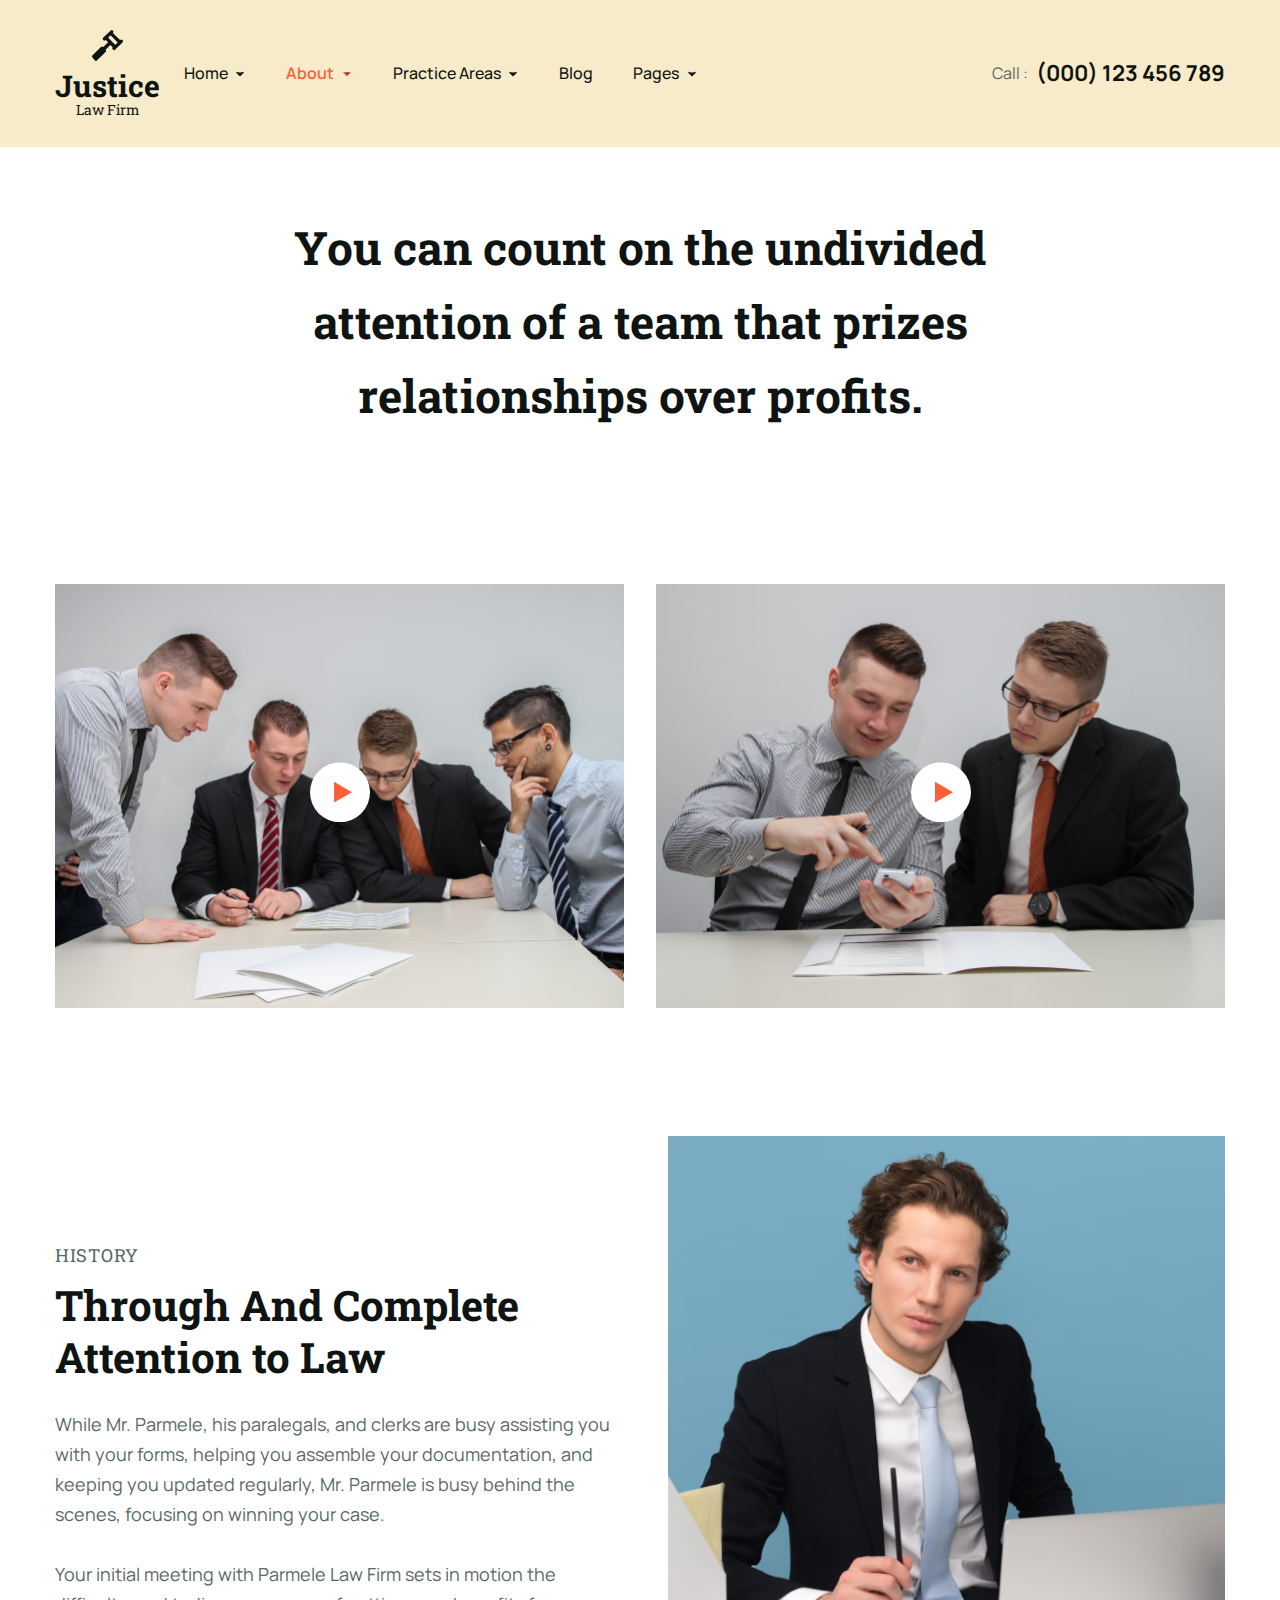
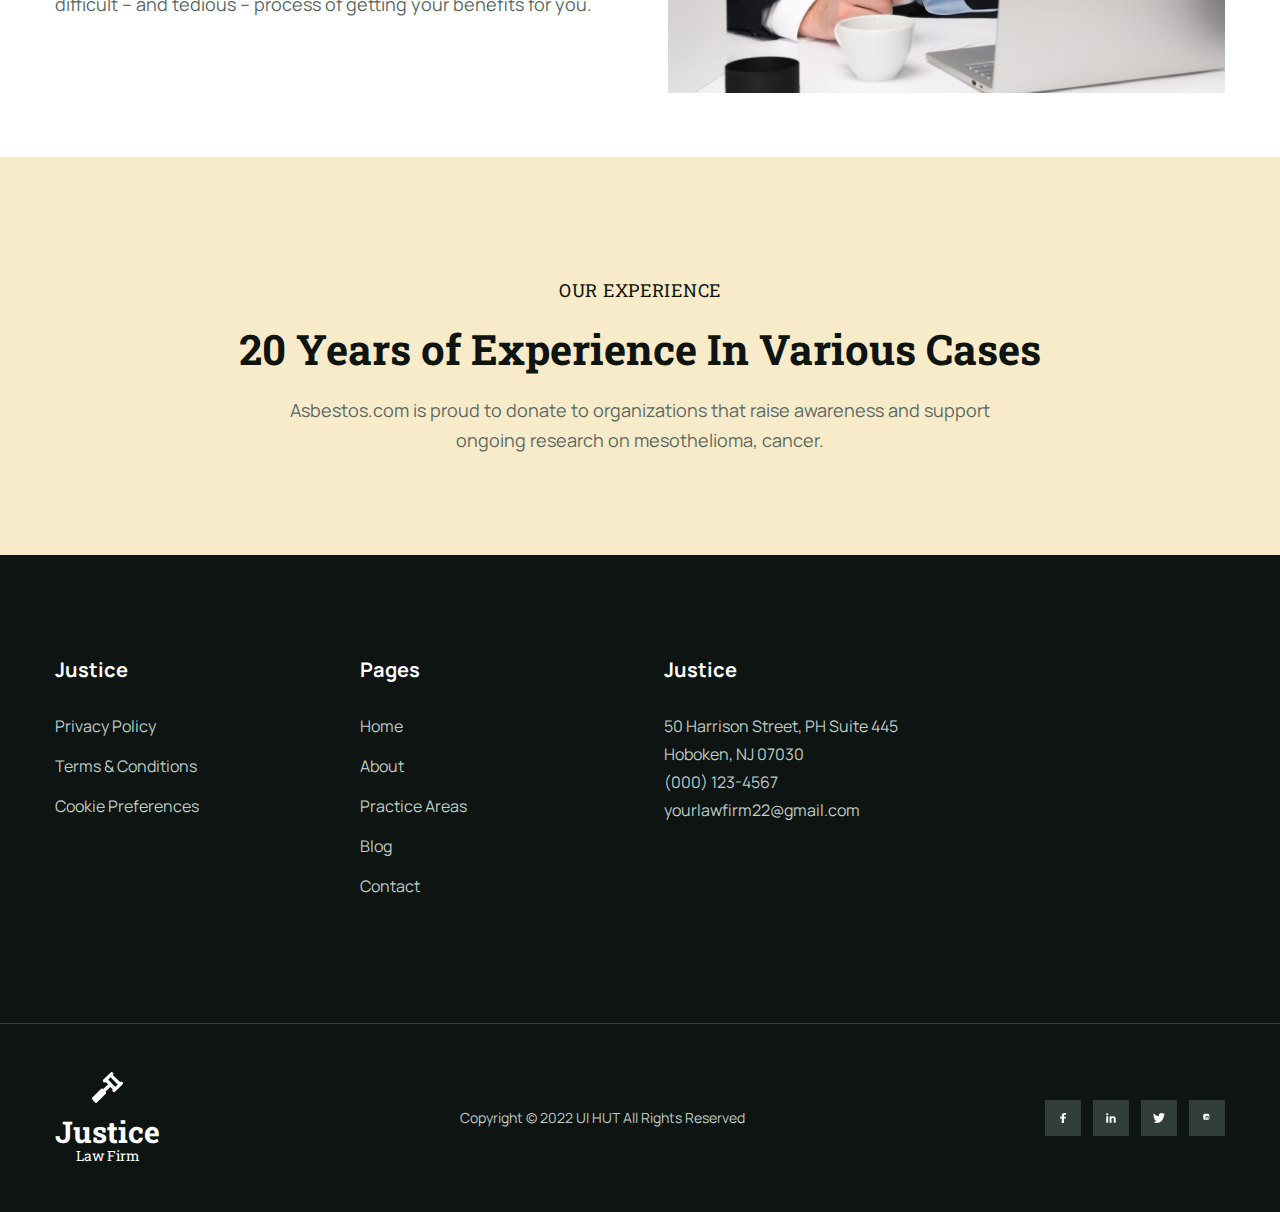
<file: about.html>
<!doctype html>
<html lang="en">

  <head>
    <meta charset="UTF-8" />
    <meta name="viewport" content="width=device-width, initial-scale=1" />
    <title>About — Justice Law Firm</title>
    <link rel="stylesheet" href="./assets/css/fonts.css" />
    <link rel="stylesheet" href="./assets/css/base.css" />
    <link rel="stylesheet" href="./assets/css/about.css" />
    <link rel="stylesheet" href="./assets/css/footer.css" />
  </head>

  <body>
    <header class="primary-nav bg-yellow-light">
      <div class="container nav-bar">
        <a class="brand" href="./index.html">
          <span class="brand-icon" aria-hidden="true">
            <svg width="31" height="31" viewBox="0 0 31 31" fill="none" xmlns="http://www.w3.org/2000/svg">
              <path
                d="M20.8669 19.5038C21.7214 20.3495 22.5224 20.3495 23.27 19.5038L30.4793 12.4476C31.1736 11.6547 31.1736 10.8619 30.4793 10.0691C29.6783 9.27621 28.8773 9.27621 28.0762 10.0691L20.8669 2.9335C21.7214 2.19352 21.7214 1.42711 20.8669 0.634271C20.1193 -0.211424 19.345 -0.211424 18.5439 0.634271L11.3346 7.53197C10.5336 8.32481 10.5336 9.11765 11.3346 9.91049C12.0823 10.6505 12.8833 10.6505 13.7377 9.91049L16.1408 12.289L11.3346 16.9668C10.5336 16.2796 9.73256 16.2796 8.93152 16.9668L0.600775 25.2916C-0.200258 26.0844 -0.200258 26.8772 0.600775 27.6701L2.76357 30.3657C3.618 31.2114 4.41904 31.2114 5.16667 30.3657L13.5775 22.0409C13.8979 21.7238 14.0581 21.3406 14.0581 20.8913C14.0581 20.442 13.8979 20.0588 13.5775 19.7417L18.3036 14.9847L20.7067 17.3632C20.0659 17.9974 20.1193 18.711 20.8669 19.5038ZM18.5439 10.0691L16.1408 7.69054L18.5439 5.31202L25.6731 12.4476L23.27 14.8261L20.8669 12.4476L18.5439 10.0691Z"
                fill="#0E1412" />
            </svg>
          </span>
          <span class="brand-text">
            <span class="brand-name">Justice</span>
            <span class="brand-tagline">Law Firm</span>
          </span>
        </a>
        <nav class="nav-panel" aria-label="Primary">
          <ul class="nav-list nav-list--icons">
            <li class="nav-item">
              <a class="nav-link" href="./index.html">
                Home
                <svg class="icon icon-chevron" aria-hidden="true" width="12" height="12" viewBox="0 0 12 12">
                  <path d="M3 4.5L6 7.5L9 4.5" stroke="currentColor" stroke-width="1.5" stroke-linecap="round"
                    stroke-linejoin="round" />
                </svg>
              </a>
            </li>
            <li class="nav-item nav-item--dropdown">
              <a class="nav-link is-active" href="./about.html" aria-current="page" aria-haspopup="true"
                aria-expanded="false">
                About
                <svg class="icon icon-chevron" aria-hidden="true" width="12" height="12" viewBox="0 0 12 12">
                  <path d="M3 4.5L6 7.5L9 4.5" stroke="currentColor" stroke-width="1.5" stroke-linecap="round"
                    stroke-linejoin="round" />
                </svg>
              </a>
              <ul class="nav-dropdown" aria-label="About">
                <li><a class="nav-dropdown__link" href="./about.html#about-page">Our Story</a></li>
                <li><a class="nav-dropdown__link" href="./about.html#about-page">Video Interviews</a></li>
                <li><a class="nav-dropdown__link" href="./about.html#about-page">History</a></li>
                <li><a class="nav-dropdown__link" href="./about.html#about-page">Our Experience</a></li>
              </ul>
            </li>
            <li class="nav-item nav-item--dropdown">
              <a class="nav-link" href="./practice.html" aria-haspopup="true" aria-expanded="false">
                Practice Areas
                <svg class="icon icon-chevron" aria-hidden="true" width="12" height="12" viewBox="0 0 12 12">
                  <path d="M3 4.5L6 7.5L9 4.5" stroke="currentColor" stroke-width="1.5" stroke-linecap="round"
                    stroke-linejoin="round" />
                </svg>
              </a>
              <ul class="nav-dropdown" aria-label="Practice Areas">
                <li><a class="nav-dropdown__link" href="./practice.html#practice-divorce">Divorce</a></li>
                <li><a class="nav-dropdown__link" href="./practice.html#practice-personal-injury">Personal Injury</a>
                </li>
                <li><a class="nav-dropdown__link" href="./practice.html#practice-employment">Employment</a></li>
                <li><a class="nav-dropdown__link" href="./practice.html#practice-immigration">Immigration</a></li>
                <li><a class="nav-dropdown__link" href="./practice.html#practice-family">Family</a></li>
                <li><a class="nav-dropdown__link" href="./practice.html#practice-property">Property</a></li>
              </ul>
            </li>
            <li class="nav-item">
              <a class="nav-link" href="./blog.html">Blog</a>
            </li>
            <li class="nav-item nav-item--dropdown">
              <a class="nav-link" href="#" aria-haspopup="true" aria-expanded="false">
                Pages
                <svg class="icon icon-chevron" aria-hidden="true" width="12" height="12" viewBox="0 0 12 12">
                  <path d="M3 4.5L6 7.5L9 4.5" stroke="currentColor" stroke-width="1.5" stroke-linecap="round"
                    stroke-linejoin="round" />
                </svg>
              </a>
              <ul class="nav-dropdown" aria-label="All Pages">
                <li><a class="nav-dropdown__link" href="./index.html">Home</a></li>
                <li><a class="nav-dropdown__link" href="./about.html">About</a></li>
                <li><a class="nav-dropdown__link" href="./practice.html">Practice Areas</a></li>
                <li><a class="nav-dropdown__link" href="./blog.html">Blog</a></li>
                <li><a class="nav-dropdown__link" href="./contact.html">Contact</a></li>
              </ul>
            </li>
          </ul>
          <div class="nav-contact">
            <span class="nav-contact__label">Call :</span>
            <a class="nav-contact__number" href="tel:000123456789">(000) 123 456 789</a>
          </div>
        </nav>
      </div>
    </header>

    <main>
      <section class="about-hero section" id="about-page">
        <div class="container about-hero__content">
          <h1 class="section-title">
            You can count on the undivided attention of a team that prizes relationships over profits.
          </h1>
        </div>
      </section>

      <section class="video-interviews section">
        <div class="container video-grid">
          <article class="video-card">
            <div class="video-card__media">
              <img src="./assets/images/about/an-interview-with-raymond-king.png"
                alt="An Interview With Raymond King" />
              <span class="video-card__play" aria-hidden="true">
                <svg width="60" height="60" viewBox="0 0 60 60" fill="none" xmlns="http://www.w3.org/2000/svg">
                  <circle cx="30" cy="30" r="30" fill="white" />
                  <path d="M42 30L24 40.3923V19.6077L42 30Z" fill="#FD6038" />
                </svg>
              </span>
              <div class="video-card__info">
                <h3>An Interview With Raymond King</h3>
                <p>Comparison between various civil law and private law institutions.</p>
              </div>
            </div>
          </article>

          <article class="video-card">
            <div class="video-card__media">
              <img src="./assets/images/about/an-interview-with-john-morgan.png" alt="An Interview With John Morgan" />
              <span class="video-card__play" aria-hidden="true">
                <svg width="60" height="60" viewBox="0 0 60 60" fill="none" xmlns="http://www.w3.org/2000/svg">
                  <circle cx="30" cy="30" r="30" fill="white" />
                  <path d="M42 30L24 40.3923V19.6077L42 30Z" fill="#FD6038" />
                </svg>
              </span>
              <div class="video-card__info">
                <h3>An Interview With John Morgan</h3>
                <p>Comparison between various civil law and private law institutions.</p>
              </div>
            </div>
          </article>
        </div>
      </section>

      <section class="history section">
        <div class="container history-grid">
          <div class="history-copy">
            <p class="section-tag muted">History</p>
            <h2 class="section-title">Through And Complete Attention to Law</h2>
            <div class="history-text">
              <p>
                While Mr. Parmele, his paralegals, and clerks are busy assisting you with your forms, helping you
                assemble your documentation, and keeping you
                updated regularly, Mr. Parmele is busy behind the scenes, focusing on winning your case.
              </p>
              <p>
                Your initial meeting with Parmele Law Firm sets in motion the difficult – and tedious – process of
                getting your benefits for you.
              </p>
            </div>
          </div>
          <div class="history-visual">
            <span class="history-visual__accent" aria-hidden="true"></span>
            <img src="./assets/images/about/attorney-in-discussion-at-the-office.png"
              alt="Attorney in discussion at the office" />
          </div>
        </div>
      </section>

      <section class="experience section bg-cream">
        <div class="container experience-content">
          <p class="section-tag">Our Experience</p>
          <h2 class="section-title">20 Years of Experience In Various Cases</h2>
          <p class="section-description">
            Asbestos.com is proud to donate to organizations that raise awareness and support ongoing research on
            mesothelioma, cancer.
          </p>
        </div>
      </section>
      <footer class="site-footer">
        <div class="container footer-top">
          <div class="footer-grid">
            <div class="footer-column">
              <h3 class="footer-heading">Justice</h3>
              <ul class="footer-links">
                <li><a href="#">Privacy Policy</a></li>
                <li><a href="#">Terms &amp; Conditions</a></li>
                <li><a href="#">Cookie Preferences</a></li>
              </ul>
            </div>

            <div class="footer-column">
              <h3 class="footer-heading">Pages</h3>
              <ul class="footer-links">
                <li><a href="./index.html">Home</a></li>
                <li><a href="./about.html">About</a></li>
                <li><a href="./practice.html">Practice Areas</a></li>
                <li><a href="./blog.html">Blog</a></li>
                <li><a href="./contact.html">Contact</a></li>
              </ul>
            </div>

            <div class="footer-column">
              <h3 class="footer-heading">Justice</h3>
              <address class="footer-address">
                <p>
                  <a href="https://www.google.com/maps/search/?api=1&query=50+Harrison+Street+PH+Suite+445+Hoboken+NJ+07030"
                    target="_blank" rel="noopener noreferrer">
                    50 Harrison Street, PH Suite 445
                  </a>
                </p>
                <p>
                  <a href="https://www.google.com/maps/search/?api=1&query=50+Harrison+Street+PH+Suite+445+Hoboken+NJ+07030"
                    target="_blank" rel="noopener noreferrer">
                    Hoboken, NJ 07030
                  </a>
                </p>
                <p>
                  <a href="tel:0001234567">(000) 123-4567</a>
                </p>
                <p>
                  <a href="mailto:yourlawfirm22@gmail.com">yourlawfirm22@gmail.com</a>
                </p>
              </address>
            </div>

            <div class="footer-column">
              <div class="footer-map">
                <iframe
                  src="https://www.google.com/maps/embed?pb=!1m18!1m12!1m3!1d3724.4994603879513!2d105.79999411143591!3d21.01269228055183!2m3!1f0!2f0!3f0!3m2!1i1024!2i768!4f13.1!3m3!1m2!1s0x3135ab4df3c6c329%3A0xd8e14fe61fd32604!2zQ8OUTkcgVFkgQ-G7lCBQSOG6pk4gQ8OUTkcgTkdI4buGIEdJw4FPIEThu6RDIEY4!5e0!3m2!1svi!2s!4v1760938750921!5m2!1svi!2s"
                  width="600" height="450" style="border: 0" allowfullscreen="" loading="lazy"
                  referrerpolicy="no-referrer-when-downgrade"></iframe>
              </div>
            </div>
          </div>
        </div>

        <div class="footer-bottom">
          <div class="container footer-bottom__inner">
            <a class="brand brand--inverse" href="./index.html">
              <span class="brand-icon" aria-hidden="true">
                <img src="./assets/images/icons/logo-white.svg" alt="" width="31" height="31" />
              </span>
              <span class="brand-text">
                <span class="brand-name">Justice</span>
                <span class="brand-tagline">Law Firm</span>
              </span>
            </a>

            <p class="footer-note">Copyright © 2022 UI HUT All Rights Reserved</p>

            <div class="footer-social">
              <a class="social-button social-button--primary" href="https://www.facebook.com/"
                aria-label="Visit our Facebook page">
                <img src="./assets/images/icons/facebook.svg" alt="" width="6" height="10" />
              </a>
              <a class="social-button" href="https://www.linkedin.com/" aria-label="Visit our LinkedIn profile">
                <img src="./assets/images/icons/linkedin.svg" alt="" width="12" height="10" />
              </a>
              <a class="social-button" href="https://x.com/" aria-label="Visit our Twitter profile">
                <img src="./assets/images/icons/twitter.svg" alt="" width="12" height="10" />
              </a>
              <a class="social-button" href="https://www.instagram.com/" aria-label="Visit our Instagram profile">
                <img src="./assets/images/icons/instagram.svg" alt="" width="12" height="10" />
              </a>
            </div>
          </div>
        </div>
      </footer>
  </body>

</html>
</file>
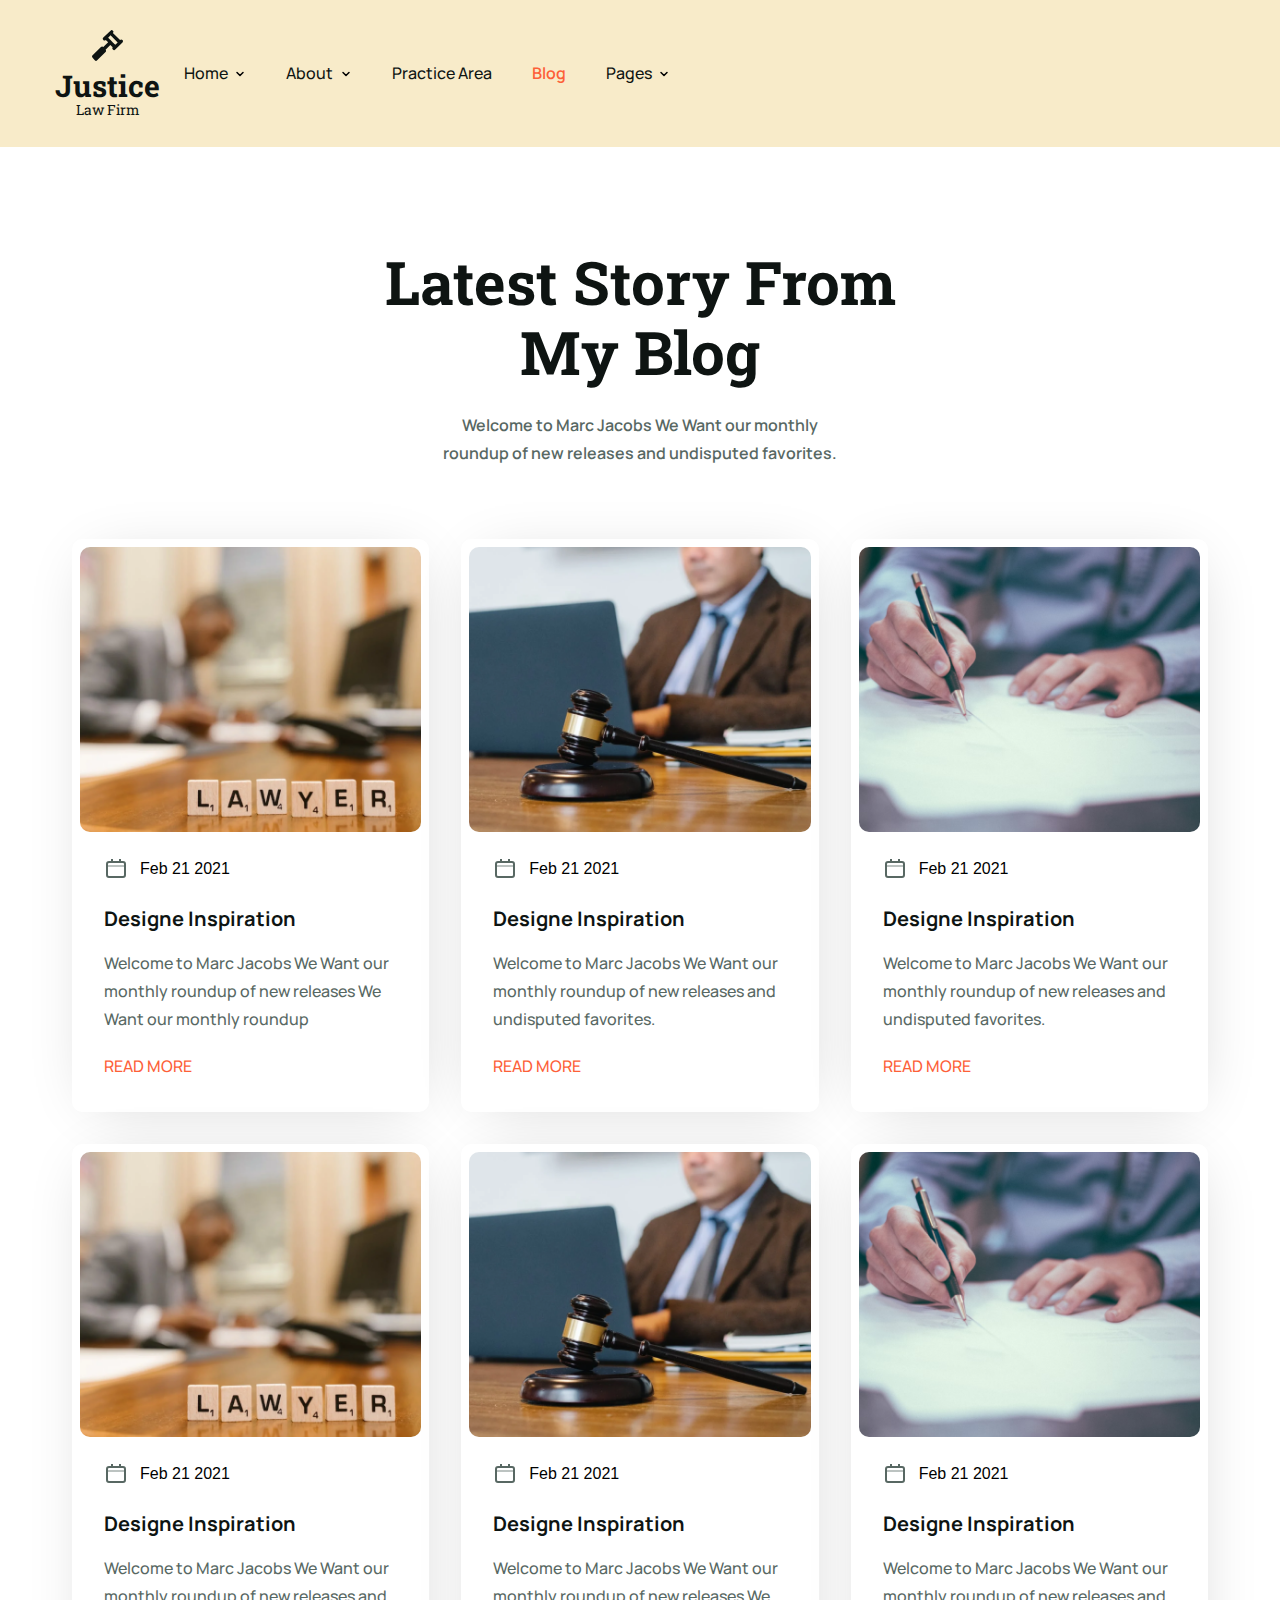
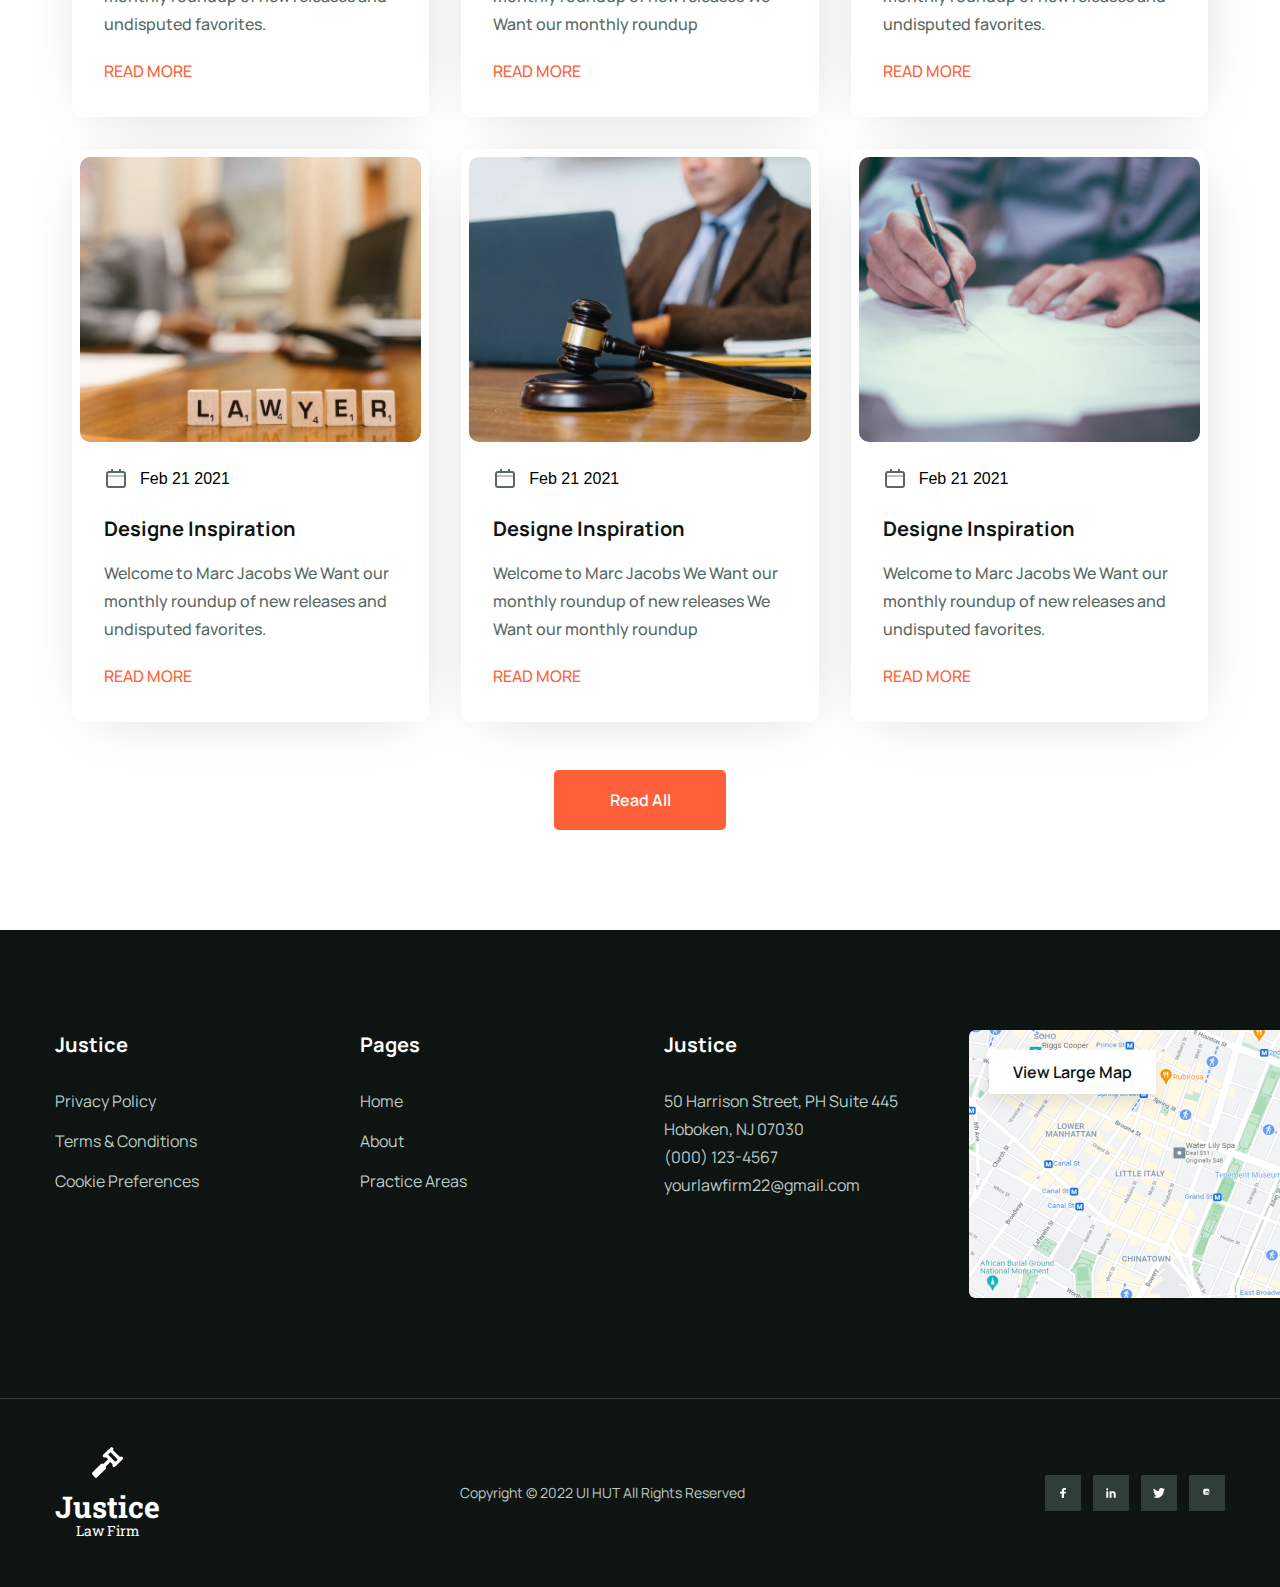
<file: blog.html>
<!doctype html>
<html lang="en">

<head>
  <meta charset="UTF-8" />
  <meta name="viewport" content="width=device-width, initial-scale=1" />
  <title>Blog - Justice Law Firm</title>
  <link rel="stylesheet" href="./assets/css/fonts.css" />
  <link rel="stylesheet" href="./assets/css/base.css" />
  <link rel="stylesheet" href="./assets/css/blog.css" />
  <link rel="stylesheet" href="./assets/css/footer.css" />
</head>

<body>
  <!-- Navigation -->
  <header class="primary-nav bg-yellow-light">
    <div class="container nav-bar">
      <a class="brand" href="./index.html">
        <span class="brand-icon" aria-hidden="true">
          <img src="./assets/images/icons/logo.svg" alt="" width="31" height="31" />
        </span>
        <span class="brand-text">
          <span class="brand-name">Justice</span>
          <span class="brand-tagline">Law Firm</span>
        </span>
      </a>
      <nav class="nav-panel" aria-label="Primary">
        <ul class="nav-list nav-list--icons">
          <li class="nav-item nav-item--dropdown">
            <a class="nav-link" href="./index.html" aria-haspopup="true" aria-expanded="false">
              Home
              <img src="./assets/images/icons/chevron-nav.svg" class="icon icon-chevron" aria-hidden="true" width="12"
                height="12" alt="" />
            </a>
          </li>
          <li class="nav-item nav-item--dropdown">
            <a class="nav-link" href="./about.html" aria-haspopup="true" aria-expanded="false">
              About
              <img src="./assets/images/icons/chevron-nav.svg" class="icon icon-chevron" aria-hidden="true" width="12"
                height="12" alt="" />
            </a>
          </li>
          <li class="nav-item">
            <a class="nav-link" href="./practice.html">
              Practice Area
            </a>
          </li>
          <li class="nav-item">
            <a class="nav-link is-active" href="./blog.html" aria-current="page">
              Blog
            </a>
          </li>
          <li class="nav-item nav-item--dropdown">
            <a class="nav-link" href="#" aria-haspopup="true" aria-expanded="false">
              Pages
              <img src="./assets/images/icons/chevron-nav.svg" class="icon icon-chevron" aria-hidden="true" width="12"
                height="12" alt="" />
            </a>
            <ul class="nav-dropdown" aria-label="All Pages">
              <li><a class="nav-dropdown__link" href="./index.html">Home</a></li>
              <li><a class="nav-dropdown__link" href="./about.html">About</a></li>
              <li><a class="nav-dropdown__link" href="./practice.html">Practice Areas</a></li>
              <li><a class="nav-dropdown__link" href="./blog.html">Blog</a></li>
              <li><a class="nav-dropdown__link" href="./contact.html">Contact</a></li>
            </ul>
          </li>
        </ul>
      </nav>
    </div>
  </header>

  <!-- Blog Section -->
  <main>
    <section class="blog-section">
      <div class="container">
        <!-- Blog Header -->
        <div class="blog-header">
          <h1 class="blog-title">Latest Story From My Blog</h1>
          <p class="blog-subtitle">Welcome to Marc Jacobs We Want our monthly roundup of new releases and undisputed favorites.</p>
        </div>

        <!-- Blog Grid -->
        <div class="blog-grid">
          <!-- Blog Card 1 -->
          <article class="blog-card">
            <div class="blog-card__image">
              <img src="./assets/images/blog/stack-of-law-books-and-gavel.png" alt="Design Inspiration" />
            </div>
            <div class="blog-card__content">
              <div class="blog-card__meta">
                <svg class="blog-card__icon" width="24" height="24" viewBox="0 0 24 24" fill="none" xmlns="http://www.w3.org/2000/svg">
                  <rect x="3" y="6" width="18" height="15" rx="2" stroke="#586863" stroke-width="2"/>
                  <path d="M3 10H21" stroke="#586863" stroke-width="2" opacity="0.4"/>
                  <path d="M8 3V6" stroke="#586863" stroke-width="2"/>
                  <path d="M16 3V6" stroke="#586863" stroke-width="2"/>
                </svg>
                <span class="blog-card__date">Feb 21 2021</span>
              </div>
              <h3 class="blog-card__title">Designe Inspiration</h3>
              <p class="blog-card__description">Welcome to Marc Jacobs We Want our monthly roundup of new releases We Want our monthly roundup</p>
              <a href="#" class="blog-card__link">READ MORE</a>
            </div>
          </article>

          <!-- Blog Card 2 -->
          <article class="blog-card">
            <div class="blog-card__image">
              <img src="./assets/images/blog/business-people-reviewing-legal-documents.png" alt="Design Inspiration" />
            </div>
            <div class="blog-card__content">
              <div class="blog-card__meta">
                <svg class="blog-card__icon" width="24" height="24" viewBox="0 0 24 24" fill="none" xmlns="http://www.w3.org/2000/svg">
                  <rect x="3" y="6" width="18" height="15" rx="2" stroke="#586863" stroke-width="2"/>
                  <path d="M3 10H21" stroke="#586863" stroke-width="2" opacity="0.4"/>
                  <path d="M8 3V6" stroke="#586863" stroke-width="2"/>
                  <path d="M16 3V6" stroke="#586863" stroke-width="2"/>
                </svg>
                <span class="blog-card__date">Feb 21 2021</span>
              </div>
              <h3 class="blog-card__title">Designe Inspiration</h3>
              <p class="blog-card__description">Welcome to Marc Jacobs We Want our monthly roundup of new releases and undisputed favorites.</p>
              <a href="#" class="blog-card__link">READ MORE</a>
            </div>
          </article>

          <!-- Blog Card 3 -->
          <article class="blog-card">
            <div class="blog-card__image">
              <img src="./assets/images/blog/attorneys-walking-outside-the-courthouse.png" alt="Design Inspiration" />
            </div>
            <div class="blog-card__content">
              <div class="blog-card__meta">
                <svg class="blog-card__icon" width="24" height="24" viewBox="0 0 24 24" fill="none" xmlns="http://www.w3.org/2000/svg">
                  <rect x="3" y="6" width="18" height="15" rx="2" stroke="#586863" stroke-width="2"/>
                  <path d="M3 10H21" stroke="#586863" stroke-width="2" opacity="0.4"/>
                  <path d="M8 3V6" stroke="#586863" stroke-width="2"/>
                  <path d="M16 3V6" stroke="#586863" stroke-width="2"/>
                </svg>
                <span class="blog-card__date">Feb 21 2021</span>
              </div>
              <h3 class="blog-card__title">Designe Inspiration</h3>
              <p class="blog-card__description">Welcome to Marc Jacobs We Want our monthly roundup of new releases and undisputed favorites.</p>
              <a href="#" class="blog-card__link">READ MORE</a>
            </div>
          </article>

          <!-- Blog Card 4 -->
          <article class="blog-card">
            <div class="blog-card__image">
              <img src="./assets/images/blog/stack-of-law-books-and-gavel.png" alt="Design Inspiration" />
            </div>
            <div class="blog-card__content">
              <div class="blog-card__meta">
                <svg class="blog-card__icon" width="24" height="24" viewBox="0 0 24 24" fill="none" xmlns="http://www.w3.org/2000/svg">
                  <rect x="3" y="6" width="18" height="15" rx="2" stroke="#586863" stroke-width="2"/>
                  <path d="M3 10H21" stroke="#586863" stroke-width="2" opacity="0.4"/>
                  <path d="M8 3V6" stroke="#586863" stroke-width="2"/>
                  <path d="M16 3V6" stroke="#586863" stroke-width="2"/>
                </svg>
                <span class="blog-card__date">Feb 21 2021</span>
              </div>
              <h3 class="blog-card__title">Designe Inspiration</h3>
              <p class="blog-card__description">Welcome to Marc Jacobs We Want our monthly roundup of new releases and undisputed favorites.</p>
              <a href="#" class="blog-card__link">READ MORE</a>
            </div>
          </article>

          <!-- Blog Card 5 -->
          <article class="blog-card">
            <div class="blog-card__image">
              <img src="./assets/images/blog/business-people-reviewing-legal-documents.png" alt="Design Inspiration" />
            </div>
            <div class="blog-card__content">
              <div class="blog-card__meta">
                <svg class="blog-card__icon" width="24" height="24" viewBox="0 0 24 24" fill="none" xmlns="http://www.w3.org/2000/svg">
                  <rect x="3" y="6" width="18" height="15" rx="2" stroke="#586863" stroke-width="2"/>
                  <path d="M3 10H21" stroke="#586863" stroke-width="2" opacity="0.4"/>
                  <path d="M8 3V6" stroke="#586863" stroke-width="2"/>
                  <path d="M16 3V6" stroke="#586863" stroke-width="2"/>
                </svg>
                <span class="blog-card__date">Feb 21 2021</span>
              </div>
              <h3 class="blog-card__title">Designe Inspiration</h3>
              <p class="blog-card__description">Welcome to Marc Jacobs We Want our monthly roundup of new releases We Want our monthly roundup</p>
              <a href="#" class="blog-card__link">READ MORE</a>
            </div>
          </article>

          <!-- Blog Card 6 -->
          <article class="blog-card">
            <div class="blog-card__image">
              <img src="./assets/images/blog/attorneys-walking-outside-the-courthouse.png" alt="Design Inspiration" />
            </div>
            <div class="blog-card__content">
              <div class="blog-card__meta">
                <svg class="blog-card__icon" width="24" height="24" viewBox="0 0 24 24" fill="none" xmlns="http://www.w3.org/2000/svg">
                  <rect x="3" y="6" width="18" height="15" rx="2" stroke="#586863" stroke-width="2"/>
                  <path d="M3 10H21" stroke="#586863" stroke-width="2" opacity="0.4"/>
                  <path d="M8 3V6" stroke="#586863" stroke-width="2"/>
                  <path d="M16 3V6" stroke="#586863" stroke-width="2"/>
                </svg>
                <span class="blog-card__date">Feb 21 2021</span>
              </div>
              <h3 class="blog-card__title">Designe Inspiration</h3>
              <p class="blog-card__description">Welcome to Marc Jacobs We Want our monthly roundup of new releases and undisputed favorites.</p>
              <a href="#" class="blog-card__link">READ MORE</a>
            </div>
          </article>

          <!-- Blog Card 7 -->
          <article class="blog-card">
            <div class="blog-card__image">
              <img src="./assets/images/blog/stack-of-law-books-and-gavel.png" alt="Design Inspiration" />
            </div>
            <div class="blog-card__content">
              <div class="blog-card__meta">
                <svg class="blog-card__icon" width="24" height="24" viewBox="0 0 24 24" fill="none" xmlns="http://www.w3.org/2000/svg">
                  <rect x="3" y="6" width="18" height="15" rx="2" stroke="#586863" stroke-width="2"/>
                  <path d="M3 10H21" stroke="#586863" stroke-width="2" opacity="0.4"/>
                  <path d="M8 3V6" stroke="#586863" stroke-width="2"/>
                  <path d="M16 3V6" stroke="#586863" stroke-width="2"/>
                </svg>
                <span class="blog-card__date">Feb 21 2021</span>
              </div>
              <h3 class="blog-card__title">Designe Inspiration</h3>
              <p class="blog-card__description">Welcome to Marc Jacobs We Want our monthly roundup of new releases and undisputed favorites.</p>
              <a href="#" class="blog-card__link">READ MORE</a>
            </div>
          </article>

          <!-- Blog Card 8 -->
          <article class="blog-card">
            <div class="blog-card__image">
              <img src="./assets/images/blog/business-people-reviewing-legal-documents.png" alt="Design Inspiration" />
            </div>
            <div class="blog-card__content">
              <div class="blog-card__meta">
                <svg class="blog-card__icon" width="24" height="24" viewBox="0 0 24 24" fill="none" xmlns="http://www.w3.org/2000/svg">
                  <rect x="3" y="6" width="18" height="15" rx="2" stroke="#586863" stroke-width="2"/>
                  <path d="M3 10H21" stroke="#586863" stroke-width="2" opacity="0.4"/>
                  <path d="M8 3V6" stroke="#586863" stroke-width="2"/>
                  <path d="M16 3V6" stroke="#586863" stroke-width="2"/>
                </svg>
                <span class="blog-card__date">Feb 21 2021</span>
              </div>
              <h3 class="blog-card__title">Designe Inspiration</h3>
              <p class="blog-card__description">Welcome to Marc Jacobs We Want our monthly roundup of new releases We Want our monthly roundup</p>
              <a href="#" class="blog-card__link">READ MORE</a>
            </div>
          </article>

          <!-- Blog Card 9 -->
          <article class="blog-card">
            <div class="blog-card__image">
              <img src="./assets/images/blog/attorneys-walking-outside-the-courthouse.png" alt="Design Inspiration" />
            </div>
            <div class="blog-card__content">
              <div class="blog-card__meta">
                <svg class="blog-card__icon" width="24" height="24" viewBox="0 0 24 24" fill="none" xmlns="http://www.w3.org/2000/svg">
                  <rect x="3" y="6" width="18" height="15" rx="2" stroke="#586863" stroke-width="2"/>
                  <path d="M3 10H21" stroke="#586863" stroke-width="2" opacity="0.4"/>
                  <path d="M8 3V6" stroke="#586863" stroke-width="2"/>
                  <path d="M16 3V6" stroke="#586863" stroke-width="2"/>
                </svg>
                <span class="blog-card__date">Feb 21 2021</span>
              </div>
              <h3 class="blog-card__title">Designe Inspiration</h3>
              <p class="blog-card__description">Welcome to Marc Jacobs We Want our monthly roundup of new releases and undisputed favorites.</p>
              <a href="#" class="blog-card__link">READ MORE</a>
            </div>
          </article>
        </div>

        <!-- Read All Button -->
        <div class="blog-actions">
          <a href="#" class="blog-button">Read All</a>
        </div>
      </div>
    </section>
  </main>

  <!-- Footer -->
  <footer class="site-footer">
    <div class="container footer-top">
      <div class="footer-grid">
        <div class="footer-column">
          <h3 class="footer-heading">Justice</h3>
          <ul class="footer-links">
            <li><a href="#">Privacy Policy</a></li>
            <li><a href="#">Terms &amp; Conditions</a></li>
            <li><a href="#">Cookie Preferences</a></li>
          </ul>
        </div>

        <div class="footer-column">
          <h3 class="footer-heading">Pages</h3>
          <ul class="footer-links">
            <li><a href="./index.html">Home</a></li>
            <li><a href="./about.html">About</a></li>
            <li><a href="./practice.html">Practice Areas</a></li>
          </ul>
        </div>

        <div class="footer-column">
          <h3 class="footer-heading">Justice</h3>
          <address class="footer-address">
            <p>50 Harrison Street, PH Suite 445</p>
            <p>Hoboken, NJ 07030</p>
            <p>(000) 123-4567</p>
            <p>yourlawfirm22@gmail.com</p>
          </address>
        </div>

        <div class="footer-column">
          <div class="footer-map">
            <img src="./assets/images/footer/map-preview-of-justice-law-firm-location.png"
              alt="Map preview of Justice Law Firm location" />
            <a class="map-button" href="#">View Large Map</a>
          </div>
        </div>
      </div>
    </div>

    <div class="footer-bottom">
      <div class="container footer-bottom__inner">
        <a class="brand brand--inverse" href="./index.html">
          <span class="brand-icon" aria-hidden="true">
            <img src="./assets/images/icons/logo-white.svg" alt="" width="31" height="31" />
          </span>
          <span class="brand-text">
            <span class="brand-name">Justice</span>
            <span class="brand-tagline">Law Firm</span>
          </span>
        </a>

        <p class="footer-note">Copyright © 2022 UI HUT All Rights Reserved</p>

        <div class="footer-social">
          <a class="social-button social-button--primary" href="#" aria-label="Visit our Facebook page">
            <img src="./assets/images/icons/facebook.svg" alt="" width="6" height="10" />
          </a>
          <a class="social-button" href="#" aria-label="Visit our LinkedIn profile">
            <img src="./assets/images/icons/linkedin.svg" alt="" width="12" height="10" />
          </a>
          <a class="social-button" href="#" aria-label="Visit our Twitter profile">
            <img src="./assets/images/icons/twitter.svg" alt="" width="12" height="10" />
          </a>
          <a class="social-button" href="#" aria-label="Visit our Instagram profile">
            <img src="./assets/images/icons/instagram.svg" alt="" width="10" height="10" />
          </a>
        </div>
      </div>
    </div>
  </footer>
</body>

</html>
</file>
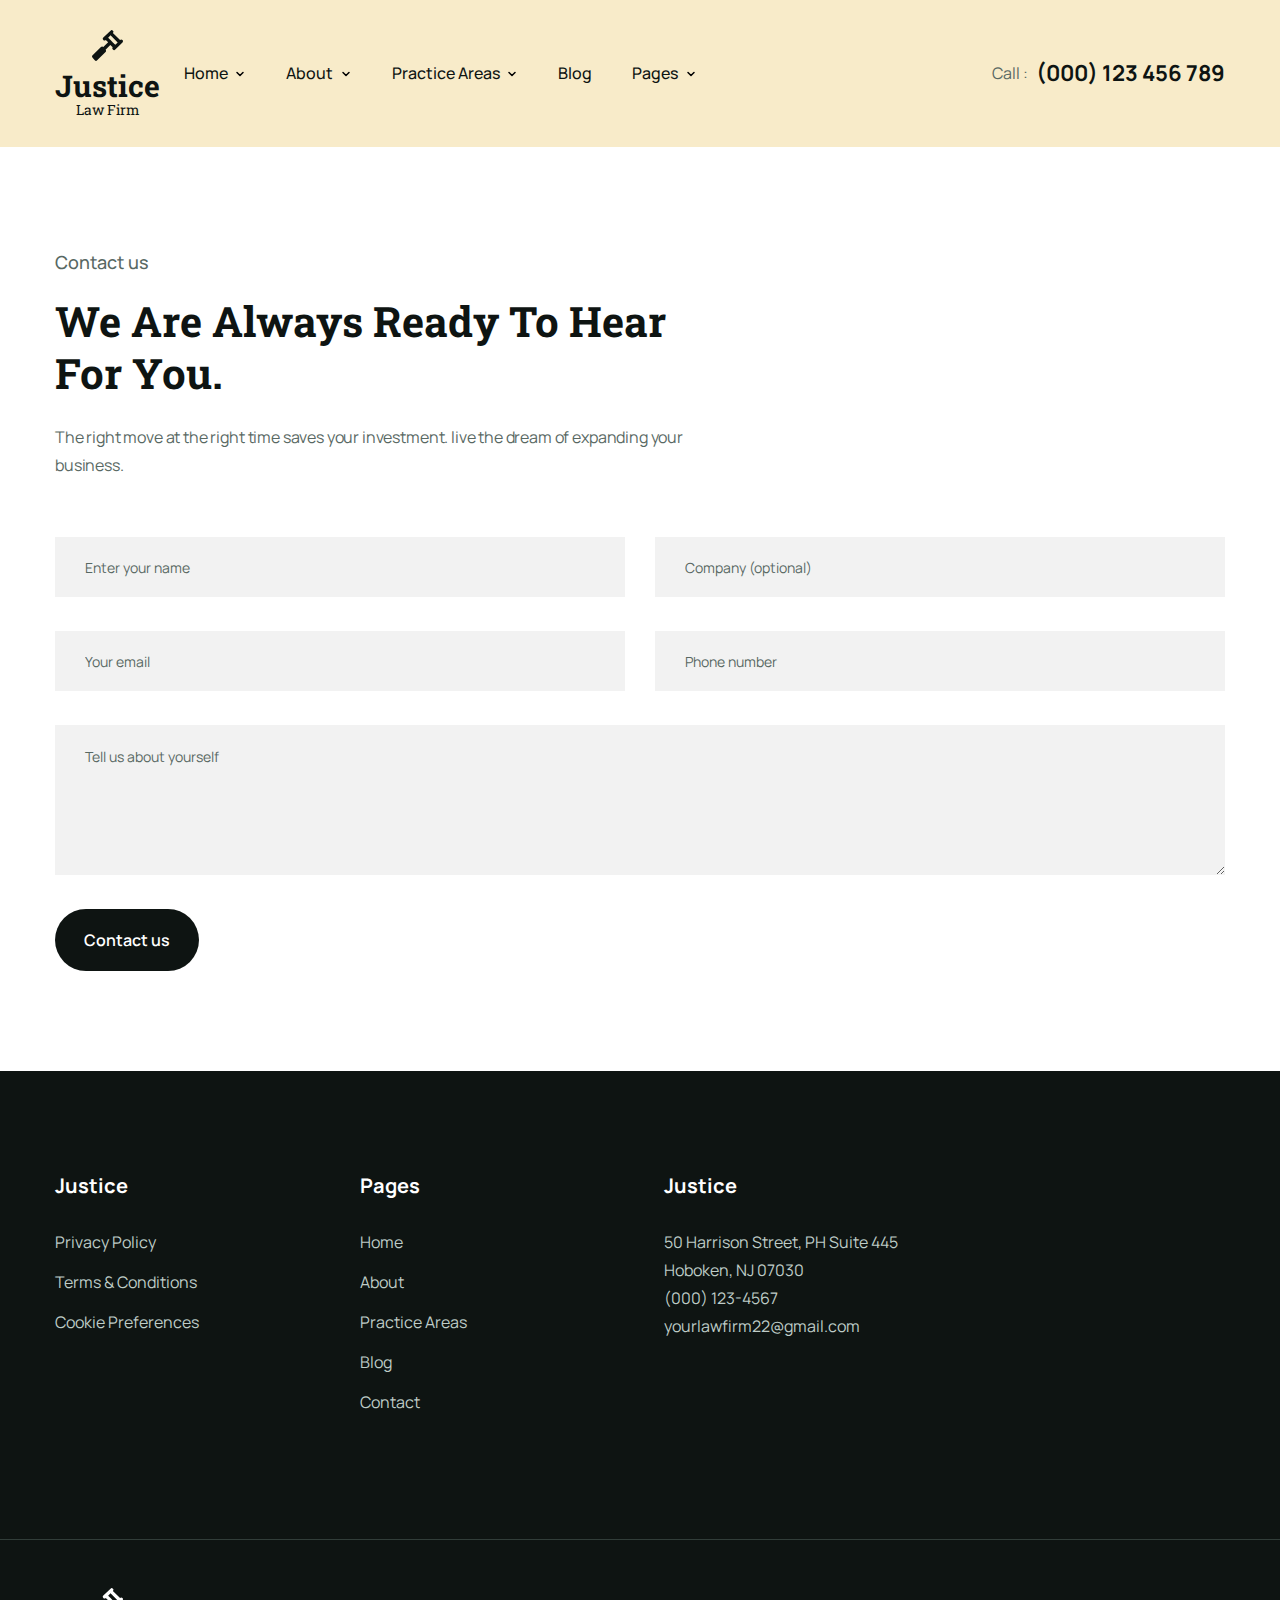
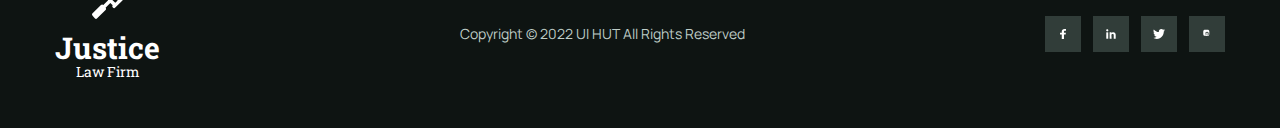
<file: contact.html>
<!doctype html>
<html lang="en">

  <head>
    <meta charset="UTF-8" />
    <meta name="viewport" content="width=device-width, initial-scale=1" />
    <title>Contact Us — Justice Law Firm</title>
    <link rel="stylesheet" href="./assets/css/fonts.css" />
    <link rel="stylesheet" href="./assets/css/base.css" />
    <link rel="stylesheet" href="./assets/css/contact.css" />
    <link rel="stylesheet" href="./assets/css/footer.css" />
  </head>

  <body>
    <header class="primary-nav bg-yellow-light">
      <div class="container nav-bar">
        <a class="brand" href="./index.html">
          <span class="brand-icon" aria-hidden="true">
            <img src="./assets/images/icons/logo.svg" alt="" width="31" height="31" />
          </span>
          <span class="brand-text">
            <span class="brand-name">Justice</span>
            <span class="brand-tagline">Law Firm</span>
          </span>
        </a>
        <nav class="nav-panel" aria-label="Primary">
          <ul class="nav-list nav-list--icons">
            <li class="nav-item nav-item--dropdown">
              <a class="nav-link" href="./index.html" aria-haspopup="true" aria-expanded="false">
                Home
                <img src="./assets/images/icons/chevron-nav.svg" class="icon icon-chevron" aria-hidden="true" width="12"
                  height="12" alt="" />
              </a>
              <ul class="nav-dropdown" aria-label="Home sections">
                <li><a class="nav-dropdown__link" href="./index.html#overview">Overview</a></li>
                <li><a class="nav-dropdown__link" href="./index.html#about-highlight">About Us</a></li>
                <li><a class="nav-dropdown__link" href="./index.html#practice-areas">Practice Areas</a></li>
                <li><a class="nav-dropdown__link" href="./index.html#features">Why Choose Us</a></li>
                <li><a class="nav-dropdown__link" href="./index.html#team">Team</a></li>
                <li><a class="nav-dropdown__link" href="./index.html#awards">Awards</a></li>
                <li><a class="nav-dropdown__link" href="./index.html#testimonials">Testimonials</a></li>
                <li><a class="nav-dropdown__link" href="./index.html#faq">FAQ</a></li>
                <li><a class="nav-dropdown__link" href="./index.html#blog">Blog</a></li>
                <li><a class="nav-dropdown__link" href="./index.html#contact">Contact</a></li>
              </ul>
            </li>
            <li class="nav-item nav-item--dropdown">
              <a class="nav-link" href="./about.html" aria-haspopup="true" aria-expanded="false">
                About
                <img src="./assets/images/icons/chevron-nav.svg" class="icon icon-chevron" aria-hidden="true" width="12"
                  height="12" alt="" />
              </a>
              <ul class="nav-dropdown" aria-label="About">
                <li><a class="nav-dropdown__link" href="./about.html#about-page">Our Story</a></li>
                <li><a class="nav-dropdown__link" href="./about.html#about-page">Video Interviews</a></li>
                <li><a class="nav-dropdown__link" href="./about.html#about-page">History</a></li>
                <li><a class="nav-dropdown__link" href="./about.html#about-page">Our Experience</a></li>
              </ul>
            </li>
            <li class="nav-item nav-item--dropdown">
              <a class="nav-link" href="./practice.html" aria-haspopup="true" aria-expanded="false">
                Practice Areas
                <img src="./assets/images/icons/chevron-nav.svg" class="icon icon-chevron" aria-hidden="true" width="12"
                  height="12" alt="" />
              </a>
              <ul class="nav-dropdown" aria-label="Practice Areas">
                <li><a class="nav-dropdown__link" href="./practice.html#practice-divorce">Divorce</a></li>
                <li><a class="nav-dropdown__link" href="./practice.html#practice-personal-injury">Personal Injury</a>
                </li>
                <li><a class="nav-dropdown__link" href="./practice.html#practice-employment">Employment</a></li>
                <li><a class="nav-dropdown__link" href="./practice.html#practice-immigration">Immigration</a></li>
                <li><a class="nav-dropdown__link" href="./practice.html#practice-family">Family</a></li>
                <li><a class="nav-dropdown__link" href="./practice.html#practice-property">Property</a></li>
              </ul>
            </li>
            <li class="nav-item">
              <a class="nav-link" href="./blog.html">Blog</a>
            </li>
            <li class="nav-item nav-item--dropdown">
              <a class="nav-link" href="#!" aria-haspopup="true" aria-expanded="false">
                Pages
                <img src="./assets/images/icons/chevron-nav.svg" class="icon icon-chevron" aria-hidden="true" width="12"
                  height="12" alt="" />
              </a>
              <ul class="nav-dropdown" aria-label="All Pages">
                <li><a class="nav-dropdown__link" href="./index.html">Home</a></li>
                <li><a class="nav-dropdown__link" href="./about.html">About</a></li>
                <li><a class="nav-dropdown__link" href="./practice.html">Practice Areas</a></li>
                <li><a class="nav-dropdown__link" href="./blog.html">Blog</a></li>
                <li><a class="nav-dropdown__link" href="./contact.html">Contact</a></li>
              </ul>
            </li>
          </ul>
          <div class="nav-contact">
            <span class="nav-contact__label">Call :</span>
            <a class="nav-contact__number" href="tel:000123456789">(000) 123 456 789</a>
          </div>
        </nav>
      </div>
    </header>

    <main>
      <section class="section contact-section">
        <div class="container">
          <div class="contact-wrapper">
            <div class="contact-header">
              <p class="contact-tag">Contact us</p>
              <h1 class="contact-title">We Are Always Ready To Hear For You.</h1>
              <p class="contact-description">
                The right move at the right time saves your investment. live the dream of expanding your business.
              </p>
            </div>

            <form class="contact-form" action="#" method="POST">
              <div class="form-row">
                <div class="form-group">
                  <input type="text" id="name" name="name" class="form-input" placeholder="Enter your name" required />
                </div>
                <div class="form-group">
                  <input type="text" id="company" name="company" class="form-input" placeholder="Company (optional)" />
                </div>
              </div>

              <div class="form-row">
                <div class="form-group">
                  <input type="email" id="email" name="email" class="form-input" placeholder="Your email" required />
                </div>
                <div class="form-group">
                  <input type="tel" id="phone" name="phone" class="form-input" placeholder="Phone number" required />
                </div>
              </div>

              <div class="form-row">
                <div class="form-group form-group--full">
                  <textarea id="message" name="message" class="form-input form-textarea"
                    placeholder="Tell us about yourself" rows="5" required></textarea>
                </div>
              </div>

              <button type="submit" class="contact-submit">Contact us</button>
            </form>
          </div>
        </div>
      </section>
    </main>

    <footer class="site-footer">
      <div class="container footer-top">
        <div class="footer-grid">
          <div class="footer-column">
            <h3 class="footer-heading">Justice</h3>
            <ul class="footer-links">
              <li><a href="#!">Privacy Policy</a></li>
              <li><a href="#!">Terms &amp; Conditions</a></li>
              <li><a href="#!">Cookie Preferences</a></li>
            </ul>
          </div>

          <div class="footer-column">
            <h3 class="footer-heading">Pages</h3>
            <ul class="footer-links">
              <li><a href="./index.html">Home</a></li>
              <li><a href="./about.html">About</a></li>
              <li><a href="./practice.html">Practice Areas</a></li>
              <li><a href="./blog.html">Blog</a></li>
              <li><a href="./contact.html">Contact</a></li>
            </ul>
          </div>

          <div class="footer-column">
            <h3 class="footer-heading">Justice</h3>
            <address class="footer-address">
              <p>
                <a href="https://www.google.com/maps/search/?api=1&query=50+Harrison+Street+PH+Suite+445+Hoboken+NJ+07030"
                  target="_blank" rel="noopener noreferrer">
                  50 Harrison Street, PH Suite 445
                </a>
              </p>
              <p>
                <a href="https://www.google.com/maps/search/?api=1&query=50+Harrison+Street+PH+Suite+445+Hoboken+NJ+07030"
                  target="_blank" rel="noopener noreferrer">
                  Hoboken, NJ 07030
                </a>
              </p>
              <p>
                <a href="tel:0001234567">(000) 123-4567</a>
              </p>
              <p>
                <a href="mailto:yourlawfirm22@gmail.com">yourlawfirm22@gmail.com</a>
              </p>
            </address>
          </div>

          <div class="footer-column">
            <div class="footer-map">
              <iframe
                src="https://www.google.com/maps/embed?pb=!1m18!1m12!1m3!1d3724.4994603879513!2d105.79999411143591!3d21.01269228055183!2m3!1f0!2f0!3f0!3m2!1i1024!2i768!4f13.1!3m3!1m2!1s0x3135ab4df3c6c329%3A0xd8e14fe61fd32604!2zQ8OUTkcgVFkgQ-G7lCBQSOG6pk4gQ8OUTkcgTkdI4buGIEdJw4FPIEThu6RDIEY4!5e0!3m2!1svi!2s!4v1760938750921!5m2!1svi!2s"
                width="600" height="450" style="border: 0" allowfullscreen="" loading="lazy"
                referrerpolicy="no-referrer-when-downgrade"></iframe>
            </div>
          </div>
        </div>
      </div>

      <div class="footer-bottom">
        <div class="container footer-bottom__inner">
          <a class="brand brand--inverse" href="./index.html">
            <span class="brand-icon" aria-hidden="true">
              <img src="./assets/images/icons/logo-white.svg" alt="" width="31" height="31" />
            </span>
            <span class="brand-text">
              <span class="brand-name">Justice</span>
              <span class="brand-tagline">Law Firm</span>
            </span>
          </a>

          <p class="footer-note">Copyright © 2022 UI HUT All Rights Reserved</p>

          <div class="footer-social">
            <a class="social-button social-button--primary" href="https://www.facebook.com/"
              aria-label="Visit our Facebook page">
              <img src="./assets/images/icons/facebook.svg" alt="" width="6" height="10" />
            </a>
            <a class="social-button" href="https://www.linkedin.com/" aria-label="Visit our LinkedIn profile">
              <img src="./assets/images/icons/linkedin.svg" alt="" width="12" height="10" />
            </a>
            <a class="social-button" href="https://x.com/" aria-label="Visit our Twitter profile">
              <img src="./assets/images/icons/twitter.svg" alt="" width="12" height="10" />
            </a>
            <a class="social-button" href="https://www.instagram.com/" aria-label="Visit our Instagram profile">
              <img src="./assets/images/icons/instagram.svg" alt="" width="12" height="10" />
            </a>
          </div>
        </div>
      </div>
    </footer>
  </body>

</html>
</file>
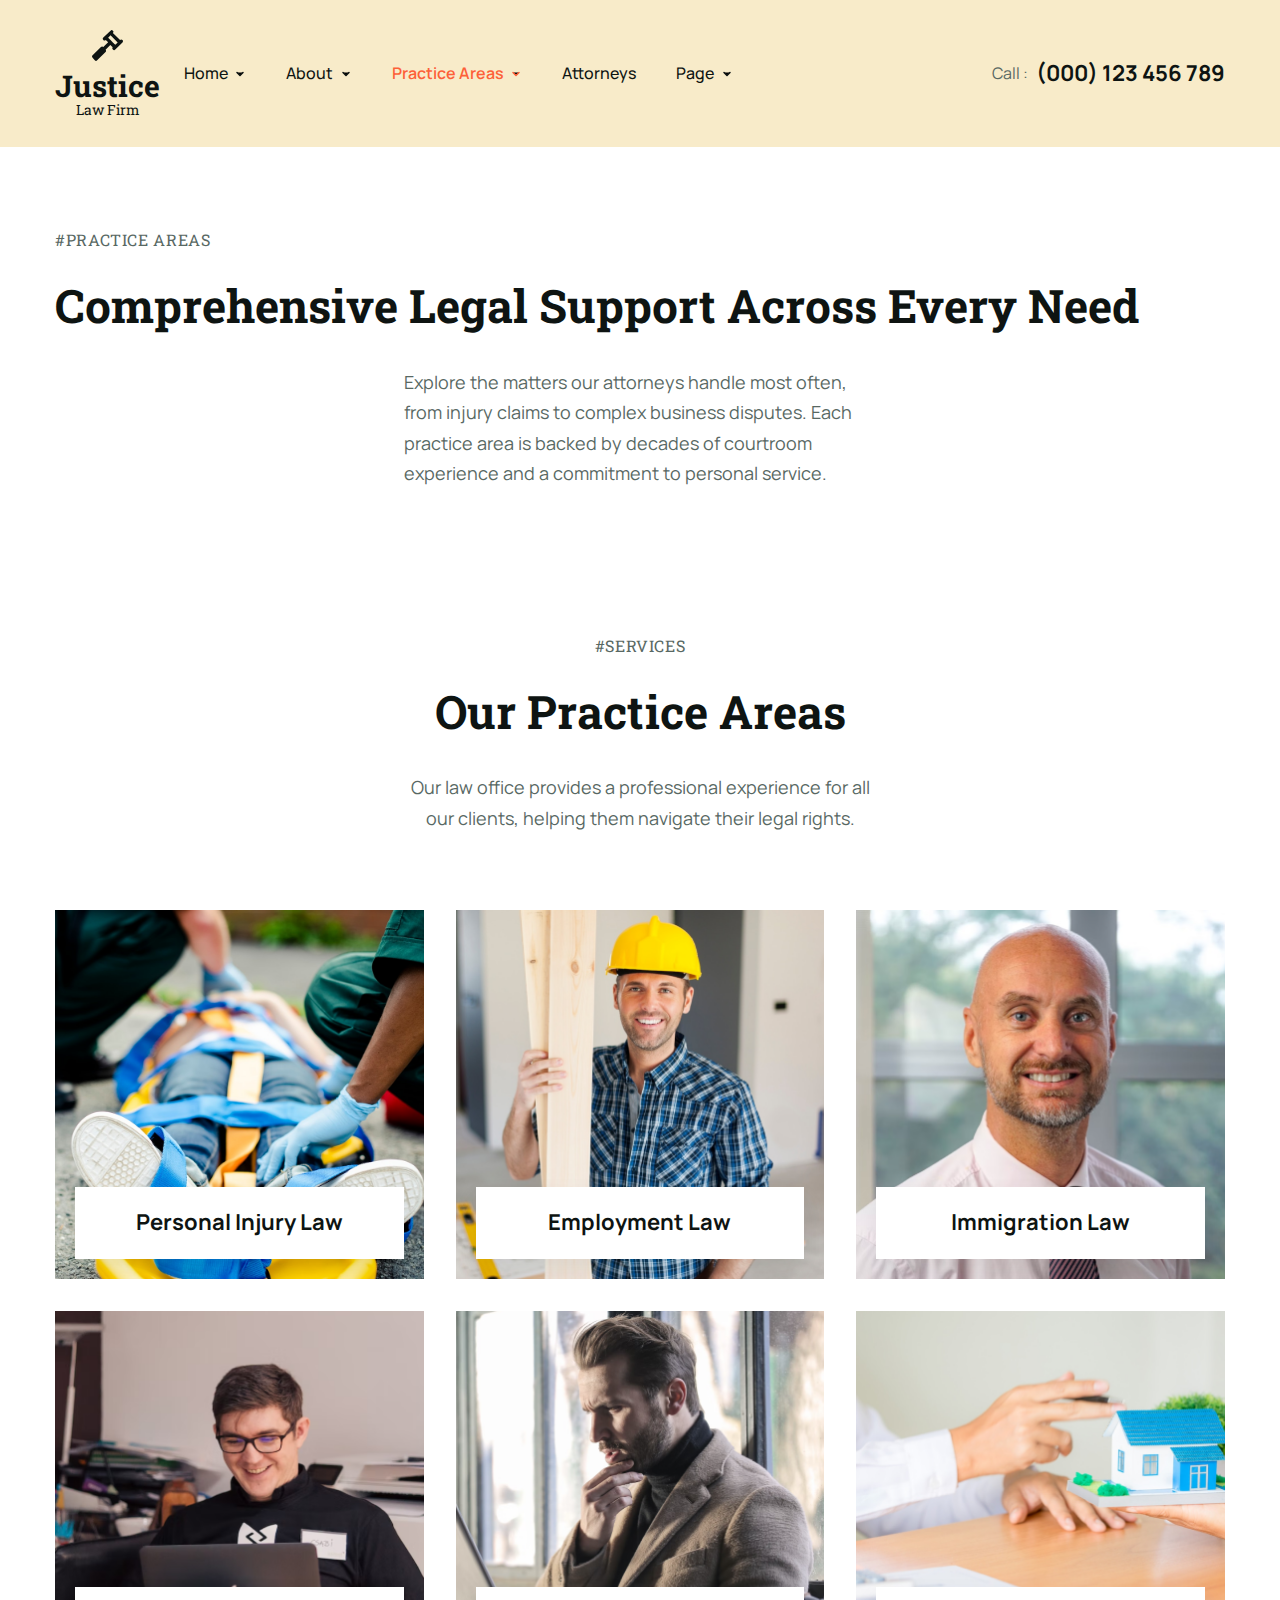
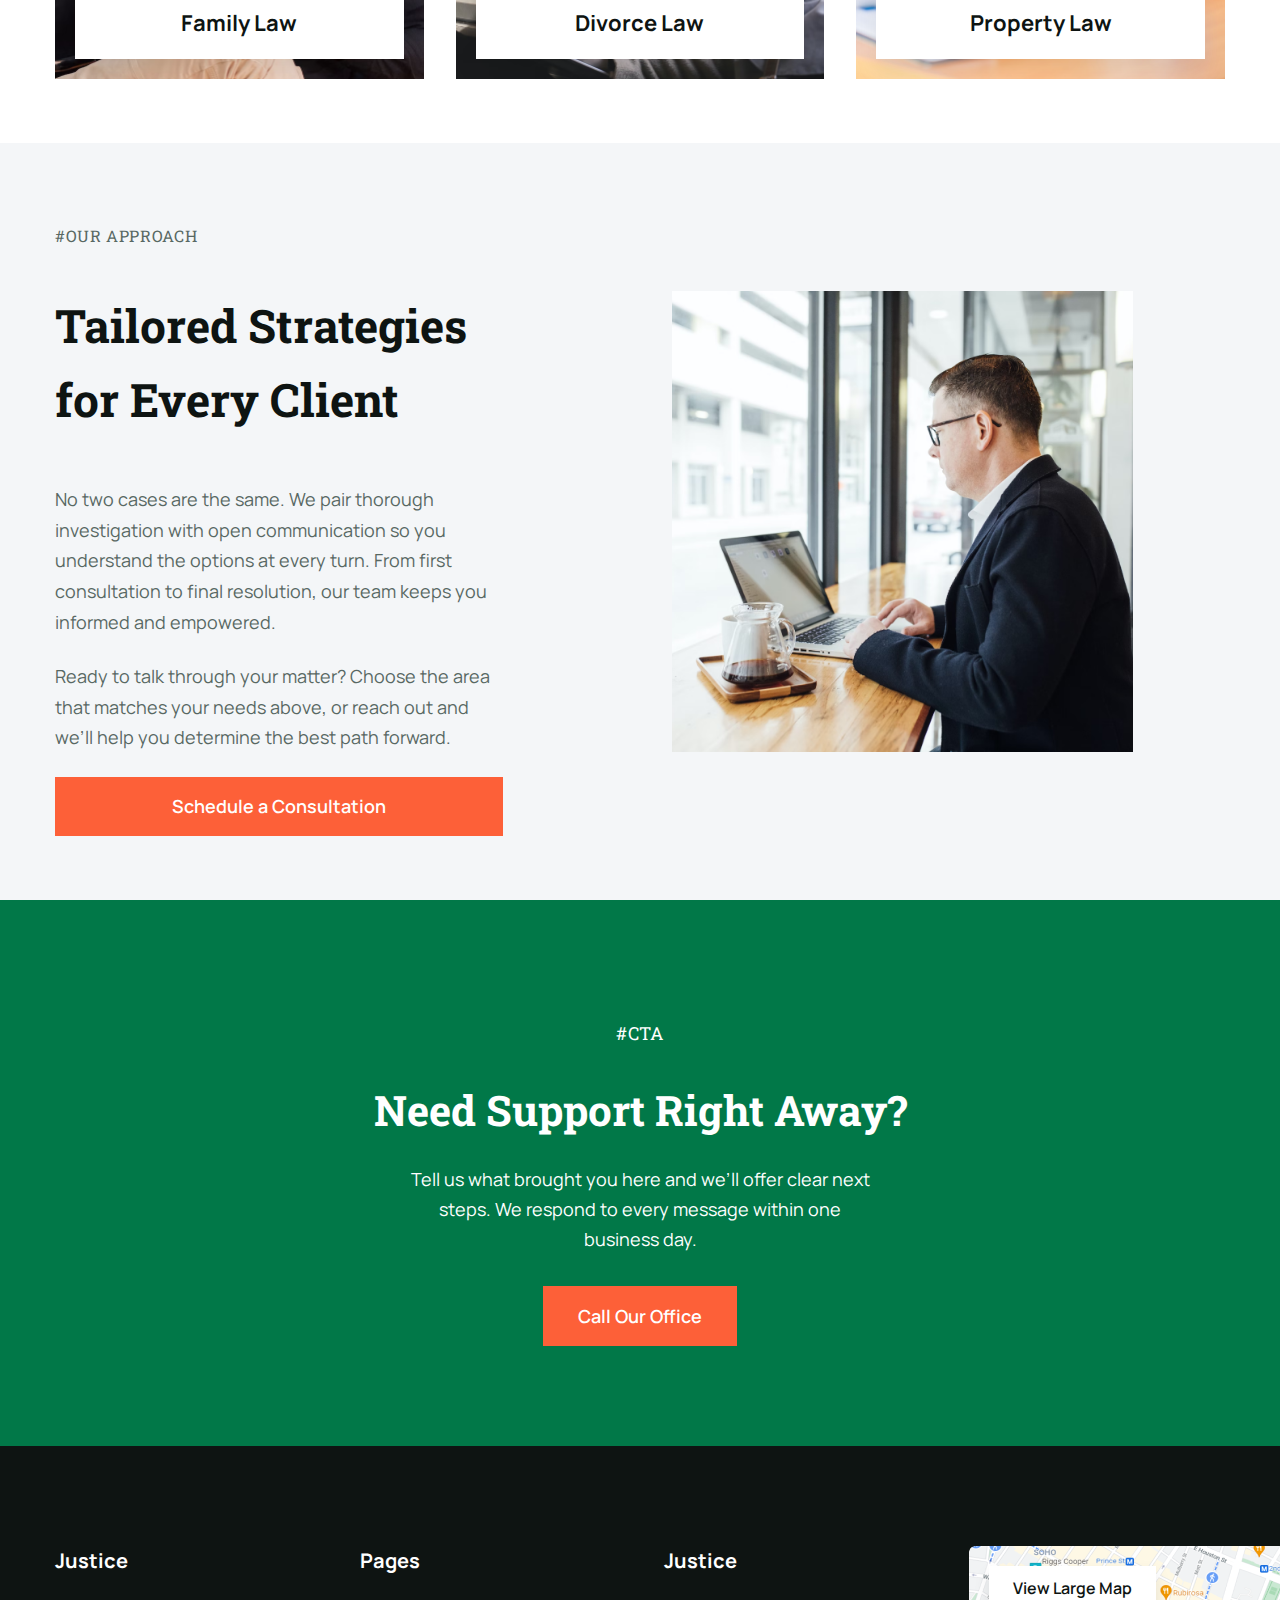
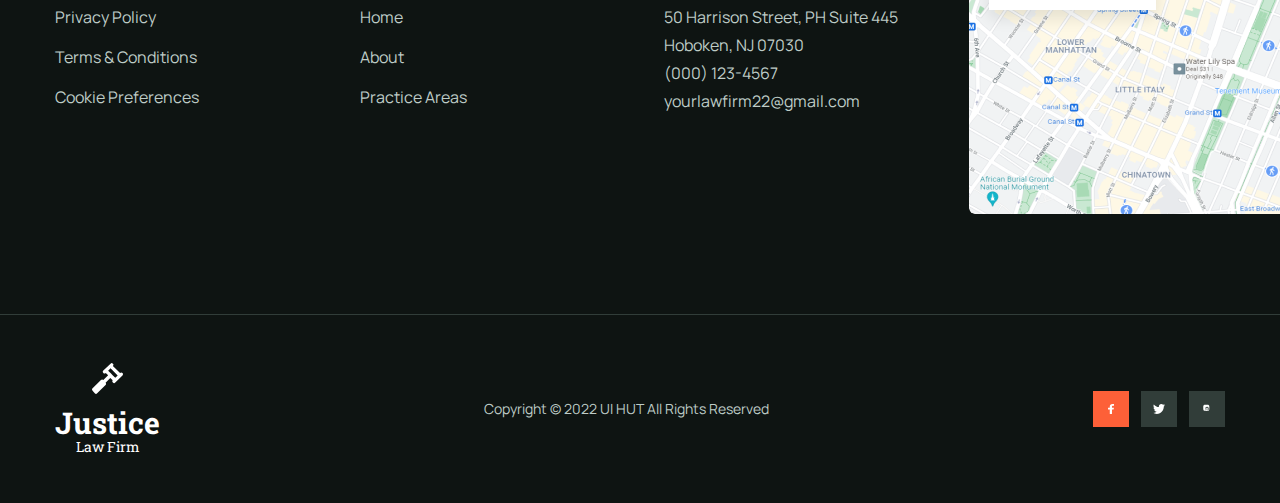
<file: practice.html>
<!doctype html>
<html lang="en">
  <head>
    <meta charset="UTF-8" />
    <meta name="viewport" content="width=device-width, initial-scale=1" />
    <title>Practice Areas — Justice Law Firm</title>
    <link rel="stylesheet" href="./assets/css/fonts.css" />
    <link rel="stylesheet" href="./assets/css/styles.css" />
  </head>
  <body>
    <header class="primary-nav bg-yellow-light">
      <div class="container nav-bar">
        <a class="brand" href="./index.html">
          <span class="brand-icon" aria-hidden="true">
            <svg width="31" height="31" viewBox="0 0 31 31" fill="none" xmlns="http://www.w3.org/2000/svg">
              <path
                d="M20.8669 19.5038C21.7214 20.3495 22.5224 20.3495 23.27 19.5038L30.4793 12.4476C31.1736 11.6547 31.1736 10.8619 30.4793 10.0691C29.6783 9.27621 28.8773 9.27621 28.0762 10.0691L20.8669 2.9335C21.7214 2.19352 21.7214 1.42711 20.8669 0.634271C20.1193 -0.211424 19.345 -0.211424 18.5439 0.634271L11.3346 7.53197C10.5336 8.32481 10.5336 9.11765 11.3346 9.91049C12.0823 10.6505 12.8833 10.6505 13.7377 9.91049L16.1408 12.289L11.3346 16.9668C10.5336 16.2796 9.73256 16.2796 8.93152 16.9668L0.600775 25.2916C-0.200258 26.0844 -0.200258 26.8772 0.600775 27.6701L2.76357 30.3657C3.618 31.2114 4.41904 31.2114 5.16667 30.3657L13.5775 22.0409C13.8979 21.7238 14.0581 21.3406 14.0581 20.8913C14.0581 20.442 13.8979 20.0588 13.5775 19.7417L18.3036 14.9847L20.7067 17.3632C20.0659 17.9974 20.1193 18.711 20.8669 19.5038ZM18.5439 10.0691L16.1408 7.69054L18.5439 5.31202L25.6731 12.4476L23.27 14.8261L20.8669 12.4476L18.5439 10.0691Z"
                fill="#0E1412"
              />
            </svg>
          </span>
          <span class="brand-text">
            <span class="brand-name">Justice</span>
            <span class="brand-tagline">Law Firm</span>
          </span>
        </a>
        <nav class="nav-panel" aria-label="Primary">
          <ul class="nav-list nav-list--icons">
            <li class="nav-item">
              <a class="nav-link" href="./index.html">
                Home
                <svg class="icon icon-chevron" aria-hidden="true" width="12" height="12" viewBox="0 0 12 12">
                  <path d="M3 4.5L6 7.5L9 4.5" stroke="currentColor" stroke-width="1.5" stroke-linecap="round" stroke-linejoin="round" />
                </svg>
              </a>
            </li>
            <li class="nav-item">
              <a class="nav-link" href="./about.html">
                About
                <svg class="icon icon-chevron" aria-hidden="true" width="12" height="12" viewBox="0 0 12 12">
                  <path d="M3 4.5L6 7.5L9 4.5" stroke="currentColor" stroke-width="1.5" stroke-linecap="round" stroke-linejoin="round" />
                </svg>
              </a>
            </li>
            <li class="nav-item nav-item--dropdown">
              <a class="nav-link is-active" href="./practice.html" aria-current="page" aria-haspopup="true" aria-expanded="false">
                Practice Areas
                <svg class="icon icon-chevron" aria-hidden="true" width="12" height="12" viewBox="0 0 12 12">
                  <path d="M3 4.5L6 7.5L9 4.5" stroke="currentColor" stroke-width="1.5" stroke-linecap="round" stroke-linejoin="round" />
                </svg>
              </a>
              <ul class="nav-dropdown" aria-label="Practice Areas">
                <li><a class="nav-dropdown__link" href="./practice.html#practice-divorce">Divorce</a></li>
                <li><a class="nav-dropdown__link" href="./practice.html#practice-personal-injury">Personal Injury</a></li>
                <li><a class="nav-dropdown__link" href="./practice.html#practice-employment">Employment</a></li>
                <li><a class="nav-dropdown__link" href="./practice.html#practice-immigration">Immigration</a></li>
                <li><a class="nav-dropdown__link" href="./practice.html#practice-family">Family</a></li>
                <li><a class="nav-dropdown__link" href="./practice.html#practice-property">Property</a></li>
              </ul>
            </li>
            <li class="nav-item">
              <a class="nav-link" href="#">Attorneys</a>
            </li>
            <li class="nav-item">
              <a class="nav-link" href="#">
                Page
                <svg class="icon icon-chevron" aria-hidden="true" width="12" height="12" viewBox="0 0 12 12">
                  <path d="M3 4.5L6 7.5L9 4.5" stroke="currentColor" stroke-width="1.5" stroke-linecap="round" stroke-linejoin="round" />
                </svg>
              </a>
            </li>
          </ul>
          <div class="nav-contact">
            <span class="nav-contact__label">Call :</span>
            <a class="nav-contact__number" href="tel:000123456789">(000) 123 456 789</a>
          </div>
        </nav>
      </div>
    </header>

    <main>
      <section class="section page-hero bg-cream" id="practice-overview">
        <div class="container page-hero__content">
          <p class="section-tag muted">#Practice Areas</p>
          <h1 class="section-title">Comprehensive Legal Support Across Every Need</h1>
          <p class="section-description">
            Explore the matters our attorneys handle most often, from injury claims to complex business disputes. Each practice area is backed by decades of
            courtroom experience and a commitment to personal service.
          </p>
        </div>
      </section>

      <section class="practice section" id="practice-areas">
        <div class="container">
          <div class="section-header">
            <p class="section-tag muted">#Services</p>
            <h2 class="section-title">Our Practice Areas</h2>
            <p class="section-description">
              Our law office provides a professional experience for all our clients, helping them navigate their legal rights.
            </p>
          </div>

          <div class="practice-grid">
            <article class="practice-card" id="practice-personal-injury">
              <div class="practice-card__media">
                <img src="./assets/images/practice/personal-injury-law.png" alt="Personal Injury Law" />
              </div>
              <div class="practice-card__title">
                <h3>Personal Injury Law</h3>
              </div>
            </article>

            <article class="practice-card" id="practice-employment">
              <div class="practice-card__media">
                <img src="./assets/images/practice/employment-law.png" alt="Employment Law" />
              </div>
              <div class="practice-card__title">
                <h3>Employment Law</h3>
              </div>
            </article>

            <article class="practice-card" id="practice-immigration">
              <div class="practice-card__media">
                <img src="./assets/images/practice/immigration-law.png" alt="Immigration Law" />
              </div>
              <div class="practice-card__title">
                <h3>Immigration Law</h3>
              </div>
            </article>

            <article class="practice-card" id="practice-family">
              <div class="practice-card__media">
                <img src="./assets/images/practice/family-law.png" alt="Family Law" />
              </div>
              <div class="practice-card__title">
                <h3>Family Law</h3>
              </div>
            </article>

            <article class="practice-card" id="practice-divorce">
              <div class="practice-card__media">
                <img src="./assets/images/practice/divorce-law.png" alt="Divorce Law" />
              </div>
              <div class="practice-card__title">
                <h3>Divorce Law</h3>
              </div>
            </article>

            <article class="practice-card" id="practice-property">
              <div class="practice-card__media">
                <img src="./assets/images/practice/property-law.png" alt="Property Law" />
              </div>
              <div class="practice-card__title">
                <h3>Property Law</h3>
              </div>
            </article>
          </div>
        </div>
      </section>

      <section class="section practice-overview bg-gray-50">
        <div class="container feature-block__inner">
          <div class="feature-block__content">
            <p class="section-tag muted">#Our Approach</p>
            <h2 class="section-title">Tailored Strategies for Every Client</h2>
            <p class="feature-block__copy">
              No two cases are the same. We pair thorough investigation with open communication so you understand the options at every turn. From first
              consultation to final resolution, our team keeps you informed and empowered.
            </p>
            <p class="feature-block__copy">
              Ready to talk through your matter? Choose the area that matches your needs above, or reach out and we’ll help you determine the best path forward.
            </p>
            <a class="button" href="#contact">Schedule a Consultation</a>
          </div>
          <div class="feature-block__media feature-block__media--accent-green">
            <img src="./assets/images/features/our-legal-team-reviewing-documents-together.png" alt="Our team collaborating on a client matter" />
          </div>
        </div>
      </section>

      <section class="section cta bg-green" id="contact">
        <div class="container cta-content">
          <p class="section-tag light">#CTA</p>
          <h2 class="section-title light">Need Support Right Away?</h2>
          <p class="section-description light">
            Tell us what brought you here and we’ll offer clear next steps. We respond to every message within one business day.
          </p>
          <a class="button" href="tel:000123456789">Call Our Office</a>
        </div>
      </section>
    </main>

    <footer class="site-footer">
      <div class="container footer-top">
        <div class="footer-grid">
          <div class="footer-column">
            <h3 class="footer-heading">Justice</h3>
            <ul class="footer-links">
              <li><a href="#">Privacy Policy</a></li>
              <li><a href="#">Terms &amp; Conditions</a></li>
              <li><a href="#">Cookie Preferences</a></li>
            </ul>
          </div>

          <div class="footer-column">
            <h3 class="footer-heading">Pages</h3>
            <ul class="footer-links">
              <li><a href="./index.html">Home</a></li>
              <li><a href="./about.html">About</a></li>
              <li><a href="./practice.html">Practice Areas</a></li>
            </ul>
          </div>

          <div class="footer-column">
            <h3 class="footer-heading">Justice</h3>
            <address class="footer-address">
              <p>50 Harrison Street, PH Suite 445</p>
              <p>Hoboken, NJ 07030</p>
              <p>(000) 123-4567</p>
              <p>yourlawfirm22@gmail.com</p>
            </address>
          </div>

          <div class="footer-column">
            <div class="footer-map">
              <img src="./assets/images/footer/map-preview-of-justice-law-firm-location.png" alt="Map preview of Justice Law Firm location" />
              <a class="map-button" href="#">View Large Map</a>
            </div>
          </div>
        </div>
      </div>

      <div class="footer-bottom">
        <div class="container footer-bottom__inner">
          <a class="brand brand--inverse" href="./index.html">
            <span class="brand-icon" aria-hidden="true">
              <svg width="31" height="31" viewBox="0 0 31 31" fill="none" xmlns="http://www.w3.org/2000/svg">
                <path
                  d="M20.8669 19.5038C21.7214 20.3495 22.5224 20.3495 23.27 19.5038L30.4793 12.4476C31.1736 11.6547 31.1736 10.8619 30.4793 10.0691C29.6783 9.27621 28.8773 9.27621 28.0762 10.0691L20.8669 2.9335C21.7214 2.19352 21.7214 1.42711 20.8669 0.634271C20.1193 -0.211424 19.345 -0.211424 18.5439 0.634271L11.3346 7.53197C10.5336 8.32481 10.5336 9.11765 11.3346 9.91049C12.0823 10.6505 12.8833 10.6505 13.7377 9.91049L16.1408 12.289L11.3346 16.9668C10.5336 16.2796 9.73256 16.2796 8.93152 16.9668L0.600775 25.2916C-0.200258 26.0844 -0.200258 26.8772 0.600775 27.6701L2.76357 30.3657C3.618 31.2114 4.41904 31.2114 5.16667 30.3657L13.5775 22.0409C13.8979 21.7238 14.0581 21.3406 14.0581 20.8913C14.0581 20.442 13.8979 20.0588 13.5775 19.7417L18.3036 14.9847L20.7067 17.3632C20.0659 17.9974 20.1193 18.711 20.8669 19.5038ZM18.5439 10.0691L16.1408 7.69054L18.5439 5.31202L25.6731 12.4476L23.27 14.8261L20.8669 12.4476L18.5439 10.0691Z"
                  fill="white"
                />
              </svg>
            </span>
            <span class="brand-text">
              <span class="brand-name">Justice</span>
              <span class="brand-tagline">Law Firm</span>
            </span>
          </a>

          <p class="footer-note">Copyright © 2022 UI HUT All Rights Reserved</p>

          <div class="footer-social">
            <a class="social-button social-button--primary" href="#" aria-label="Visit our Facebook page">
              <svg width="6" height="10" viewBox="0 0 6 10" fill="none" xmlns="http://www.w3.org/2000/svg">
                <path
                  d="M5.60684 5.62469L5.91808 3.815H3.97258V2.64062C3.97258 2.14562 4.24425 1.66281 5.11565 1.66281H6V0.122188C6 0.122188 5.19742 0 4.43098 0C2.8293 0 1.78102 0.877187 1.78102 2.46469V3.815H0V5.62469H1.78102V10H3.97258V5.62469H5.60684Z"
                  fill="white"
                />
              </svg>
            </a>
            <a class="social-button" href="#" aria-label="Visit our LinkedIn profile">
              <svg width="12" height="10" viewBox="0 0 12 10" fill="none" xmlns="http://www.w3.org/2000/svg">
                <path
                  d="M12 1.18378C11.5506 1.3879 11.074 1.52189 10.586 1.58129C11.0943 1.26885 11.4847 0.774108 11.6685 0.184623C11.1852 0.478685 10.6565 0.685871 10.1051 0.797228C9.65602 0.306615 9.01622 0 8.30808 0C6.94842 0 5.84606 1.13033 5.84606 2.52444C5.84606 2.72233 5.86786 2.91498 5.90981 3.0998C3.86372 2.99448 2.04966 1.98946 0.835359 0.462109C0.623484 0.83496 0.502078 1.26866 0.502078 1.73125C0.502078 2.60712 0.93675 3.37978 1.59731 3.83252C1.20635 3.81996 0.823992 3.71168 0.482156 3.51672C0.482016 3.5273 0.482016 3.53787 0.482016 3.54849C0.482016 4.77164 1.33064 5.79199 2.45686 6.02391C2.09432 6.12501 1.71404 6.13981 1.34508 6.06717C1.65834 7.07012 2.56758 7.79996 3.64486 7.82039C2.80228 8.49745 1.7407 8.90106 0.587297 8.90106C0.388547 8.90106 0.192609 8.88909 0 8.86578C1.08952 9.58206 2.38359 10 3.77391 10C8.30236 10 10.7786 6.15321 10.7786 2.81721C10.7786 2.70772 10.7763 2.59885 10.7715 2.4906C11.2535 2.13332 11.6695 1.69079 12 1.18378Z"
                  fill="white"
                />
              </svg>
            </a>
            <a class="social-button" href="#" aria-label="Visit our Instagram profile">
              <svg width="10" height="10" viewBox="0 0 10 10" fill="none" xmlns="http://www.w3.org/2000/svg">
                <path
                  d="M5.00013 3.66659C4.35346 3.66659 3.8335 4.18655 3.8335 4.83322C3.8335 5.47989 4.35346 5.99984 5.00013 5.99984C5.6468 5.99984 6.16675 5.47989 6.16675 4.83322C6.16675 4.18655 5.6468 3.66659 5.00013 3.66659ZM5.00013 5.33317C4.72346 5.33317 4.50016 5.10988 4.50016 4.83322C4.50016 4.55655 4.72346 4.33326 5.00013 4.33326C5.2768 4.33326 5.50009 4.55655 5.50009 4.83322C5.50009 5.10988 5.2768 5.33317 5.00013 5.33317ZM6.7468 3.59992C6.7468 3.73659 6.6368 3.84659 6.50013 3.84659C6.36346 3.84659 6.25346 3.73659 6.25346 3.59992C6.25346 3.46325 6.36346 3.35325 6.50013 3.35325C6.6368 3.35325 6.7468 3.46325 6.7468 3.59992ZM7.32679 3.84659C7.32679 4.26659 7.32679 4.68326 7.31012 5.10326C7.29346 5.57326 7.18679 6.00326 6.81346 6.37659C6.44013 6.74993 6.01346 6.85659 5.54346 6.87326C5.12346 6.88993 4.70679 6.88993 4.28679 6.88993C3.86679 6.88993 3.45013 6.88993 3.03013 6.87326C2.56013 6.85659 2.13013 6.74993 1.7568 6.37659C1.38346 6.00326 1.2768 5.57326 1.26013 5.10326C1.24346 4.68326 1.24346 4.26659 1.24346 3.84659C1.24346 3.42659 1.24346 3.00993 1.26013 2.58993C1.2768 2.11993 1.38346 1.68993 1.7568 1.31659C2.13013 0.943259 2.56013 0.836592 3.03013 0.819925C3.45013 0.803259 3.86679 0.803259 4.28679 0.803259C4.70679 0.803259 5.12346 0.803259 5.54346 0.819925C6.01346 0.836592 6.44346 0.943259 6.81679 1.31659C7.19013 1.68993 7.29679 2.11659 7.31346 2.58659C7.33013 3.00659 7.33013 3.42325 7.32679 3.84325V3.84659ZM6.65346 5.08326C6.71013 4.68659 6.71013 4.26326 6.68679 3.85326C6.67013 3.53659 6.60346 3.29993 6.43346 3.12993C6.26346 2.95993 6.0268 2.89326 5.71013 2.87659C5.30013 2.85326 4.87679 2.85326 4.48013 2.89659C4.16346 2.91326 3.9268 2.97993 3.7568 3.14993C3.5868 3.31993 3.52013 3.55659 3.50346 3.87326C3.48013 4.28326 3.48013 4.70659 3.52346 5.10326C3.54013 5.41993 3.60679 5.65659 3.77679 5.82659C3.94679 5.99659 4.18346 6.06326 4.50013 6.07993C4.91013 6.10326 5.33346 6.10326 5.73013 6.05993C6.04679 6.04326 6.28346 5.97659 6.45346 5.80659C6.62346 5.63659 6.69013 5.39993 6.70679 5.08326H6.65346Z"
                  fill="white"
                />
              </svg>
            </a>
          </div>
        </div>
      </div>
    </footer>
  </body>
</html>
</file>
<file: assets/css/fonts.css>
@font-face {
  font-family: 'Manrope';
  font-style: normal;
  font-weight: 400;
  font-display: swap;
  src: url('../fonts/Manrope-Regular.ttf') format('truetype');
}
@font-face {
  font-family: 'Manrope';
  font-style: normal;
  font-weight: 500;
  font-display: swap;
  src: url('../fonts/Manrope-Medium.ttf') format('truetype');
}
@font-face {
  font-family: 'Manrope';
  font-style: normal;
  font-weight: 600;
  font-display: swap;
  src: url('../fonts/Manrope-SemiBold.ttf') format('truetype');
}
@font-face {
  font-family: 'Manrope';
  font-style: normal;
  font-weight: 700;
  font-display: swap;
  src: url('../fonts/Manrope-Bold.ttf') format('truetype');
}
@font-face {
  font-family: 'Roboto Slab';
  font-style: normal;
  font-weight: 400;
  font-display: swap;
  src: url('../fonts/RobotoSlab-Regular.ttf') format('truetype');
}
@font-face {
  font-family: 'Roboto Slab';
  font-style: normal;
  font-weight: 700;
  font-display: swap;
  src: url('../fonts/RobotoSlab-Bold.ttf') format('truetype');
}
</file>
<file: assets/css/base.css>
/* CSS Variables */
:root {
  --dark: #0e1412;
  --orange: #fd6038;
  --green: #017848;
  --grey: #586863;
  --muted: #beccc7;
  --cream: #f8ebc9;
  --yellow: #FED464;
  --yellow-light: #F8EBC9;
  --gray-50: #f4f6f8;
  --light-grey: #e6efec;
  --white: #ffffff;
  --divider: #313d39;
  --shadow-soft: rgba(14, 20, 18, 0.08);
  --shadow-strong: rgba(14, 20, 18, 0.16);
}

/* Reset & Base Styles */
*,
*::before,
*::after {
  box-sizing: border-box;
}

html {
  font-size: 100%;
  scroll-behavior: smooth;
  overflow-x: hidden;
    max-width: 100%;
}

body {
  margin: 0;
  font-family: "Manrope", "Inter", -apple-system, "Roboto", "Helvetica", sans-serif;
  color: var(--dark);
  background-color: var(--white);
  line-height: 1.6;
  overflow-x: hidden;
    max-width: 100%;
    position: relative;
}

img {
  max-width: 100%;
  display: block;
}

a {
  color: inherit;
  text-decoration: none;
}

button {
  font: inherit;
  color: inherit;
  border: none;
  background: none;
  cursor: pointer;
}

/* Utility Classes */
.hidden {
  display: none !important;
}

.sr-only {
  position: absolute;
  width: 0.0625rem;
  height: 0.0625rem;
  padding: 0;
  margin: -0.0625rem;
  overflow: hidden;
  clip: rect(0, 0, 0, 0);
  white-space: nowrap;
  border: 0;
}

.container {
  width: min(73.125rem, 100% - 2.5rem);
  margin-inline: auto;
}

.section {
  padding-block: clamp(3.5rem, 5vw, 6rem);
}

.bg-yellow-light {
  background-color: var(--yellow-light);
}

.bg-yellow {
  background-color: var(--yellow);
}

.bg-green {
  background-color: var(--green);
  color: var(--white);
}

.bg-gray-50 {
  background-color: var(--gray-50);
}

/* Typography */
.section-tag {
  font-family: "Roboto Slab", -apple-system, "Roboto", "Helvetica", serif;
  font-size: 1rem;
  text-transform: uppercase;
  letter-spacing: 0.04em;
  color: var(--dark);
  margin-bottom: 1rem;
}

.section-tag.muted {
  color: var(--grey);
}

.section-tag.light {
  color: var(--white);
}

.section-title {
  font-family: "Roboto Slab", -apple-system, "Roboto", "Helvetica", serif;
  font-weight: 700;
  font-size: clamp(2.4rem, 4.5vw, 2.875rem);
  line-height: clamp(1.2, 4vw, 1.32);
  margin: 0 0 1.5rem;
}

.section-title.light {
  color: var(--white);
}

.section-description {
  max-width: 29.5rem;
  margin: 0 auto;
  font-size: 1.125rem;
  line-height: 1.7;
  color: var(--grey);
}

.section-description.light {
  color: rgba(255, 255, 255, 0.85);
}

/* Button */
.button {
  display: inline-flex;
  align-items: center;
  justify-content: center;
  padding: 0.95rem 2.6rem;
  font-weight: 600;
  font-size: 1.125rem;
  background-color: var(--orange);
  color: var(--white);
  transition: opacity 0.2s ease, transform 0.2s ease;
}

.button:hover {
  opacity: 0.9;
  transform: translateY(-0.0625rem);
}

/* Navigation */
.primary-nav {
  background-color: var(--cream);
  position: relative;
  z-index: 10;
}

.nav-bar {
  display: flex;
  align-items: center;
  justify-content: space-between;
  gap: 1.5rem;
  padding-block: 1.875rem;
}

.brand {
  display: inline-flex;
  flex-direction: column;
  align-items: center;
  gap: 0.5rem;
  text-align: center;
}

.brand-icon {
  display: inline-flex;
  justify-content: center;
}

.brand-text {
  display: inline-flex;
  flex-direction: column;
  line-height: 1.1;
}

.brand-name {
  font-family: "Roboto Slab", -apple-system, "Roboto", "Helvetica", serif;
  font-size: 1.875rem;
  font-weight: 700;
}

.brand-tagline {
  font-family: "Roboto Slab", -apple-system, "Roboto", "Helvetica", serif;
  font-size: 0.875rem;
}

.brand--inverse .brand-name,
.brand--inverse .brand-tagline {
  color: var(--white);
}

.nav-toggle {
  display: inline-flex;
  align-items: center;
  justify-content: center;
  background: none;
  border: none;
  padding: 0;
  cursor: pointer;
}

.nav-panel {
  display: flex;
  flex-direction: column;
  gap: 1.5rem;
  width: 100%;
  padding-bottom: 1.5rem;
}

.nav-list {
  list-style: none;
  padding: 0;
  margin: 0;
  display: flex;
  flex-direction: column;
  gap: 1rem;
}

.nav-list--icons .icon {
  color: currentColor;
}

.nav-item {
  position: relative;
}

.nav-link {
  display: inline-flex;
  align-items: center;
  gap: 0.4rem;
  font-size: 1rem;
  font-weight: 500;
  color: var(--dark);
  transition: color 0.2s ease;
}

.nav-link:hover,
.nav-link:focus {
  color: var(--orange);
}

.nav-item--dropdown > .nav-dropdown {
  position: absolute;
top: calc(100% + 0.5rem);
  left: 0;
  list-style: none;
  margin: 0;
  padding: 0.5rem 0;
  min-width: 13rem;
  display: none;
  border: 0.0625rem solid rgba(14, 20, 18, 0.08);
  border-radius: 0.75rem;
  background-color: var(--white);
  box-shadow: 0 1rem 2.5rem rgba(14, 20, 18, 0.08);
  overflow: hidden;
  z-index: 10;
}

/* Add invisible bridge to prevent menu from closing */
.nav-item--dropdown::after {
    content: "";
    position: absolute;
    top: 100%;
    left: 0;
    right: 0;
    height: 0.5rem;
    background: transparent;
    display: none;
}

.nav-item--dropdown:hover::after,
.nav-item--dropdown:focus-within::after {
    display: block;
}
.nav-item--dropdown > .nav-dropdown.is-open {
  display: block;
}

.nav-dropdown li + li {
  border-top: 0.0625rem solid rgba(14, 20, 18, 0.06);
}

.nav-dropdown__link {
  display: block;
  padding: 0.6rem 1rem;
  font-size: 0.95rem;
  font-weight: 500;
  color: var(--dark);
  white-space: nowrap;
}

.nav-dropdown__link:hover,
.nav-dropdown__link:focus {
  background-color: rgba(253, 96, 56, 0.08);
  color: var(--orange);
}

.nav-link.is-active {
  color: var(--orange);
  font-weight: 600;
}

.nav-item.nav-page .nav-link {
  cursor: default;
}

.nav-contact {
  display: flex;
  flex-direction: column;
  gap: 0.25rem;
  font-size: 1rem;
}

.nav-contact__label {
  color: var(--grey);
}

.nav-contact__number {
  font-size: 1.375rem;
  font-weight: 700;
  color: var(--dark);
}

/* Section Header */
.section-header {
  text-align: center;
  margin-bottom: clamp(3rem, 6vw, 5rem);
}

/* Placeholder page */
.placeholder {
  display: flex;
  align-items: center;
  justify-content: center;
  min-height: 60vh;
}

.placeholder__content {
  display: flex;
  flex-direction: column;
  align-items: center;
  gap: 1.5rem;
  text-align: center;
  max-width: 40rem;
}

.placeholder__title {
  margin: 0;
  font-family: "Roboto Slab", -apple-system, "Roboto", "Helvetica", serif;
  font-size: clamp(2.75rem, 6vw, 3.75rem);
  font-weight: 700;
}

.placeholder__lead {
  margin: 0;
  font-size: 1.125rem;
  line-height: 1.7;
  color: var(--grey);
}

/* Responsive */
@media (min-width: 43.75rem) {
  .nav-panel {
    align-items: flex-start;
  }

  .nav-contact {
    border-top: 0.0625rem solid rgba(14, 20, 18, 0.12);
    padding-top: 1rem;
  }
}

@media (min-width: 64rem) {
  .nav-toggle {
    display: none;
  }

  .nav-panel {
    display: flex !important;
    flex-direction: row;
    align-items: center;
    justify-content: space-between;
    gap: 3rem;
    padding: 0;
  }

  .nav-list {
    flex-direction: row;
    align-items: center;
    gap: 2.5rem;
  }

  .nav-item--dropdown > .nav-dropdown {
    position: absolute;
    top: calc(100% + 0.5rem);
    left: 0;
    min-width: 12.5rem;
    padding: 0.75rem 0;
    margin: 0;
    display: none;
  }

  .nav-item--dropdown > .nav-dropdown.is-open {
    display: block;
  }

  .nav-item--dropdown:hover > .nav-dropdown,
  .nav-item--dropdown:focus-within > .nav-dropdown,
  .nav-item--dropdown > .nav-dropdown:hover {
    display: block;
  }

  .nav-contact {
    flex-direction: row;
    align-items: center;
    gap: 0.5rem;
    border: none;
    padding: 0;
  }
}

@media (max-width: 63.9375rem) {
  .nav-bar {
      position: relative;
      padding-block: 1.875rem;
      display: flex;
      justify-content: space-between;
      align-items: center;
    }
  
    /* Hamburger Menu Button - Left Side */
    .nav-toggle {
      position: relative;
      left: 0;
      top: 0;
      width: 1.125rem;
      height: 1rem;
      display: flex;
      flex-direction: column;
      justify-content: space-between;
      background: none;
      border: none;
      padding: 0;
      cursor: pointer;
      z-index: 100;
      order: 1;
    }
  
    .nav-toggle span {
      display: block;
      width: 1.125rem;
      height: 0.125rem;
      background: #212121;
      transition: all 0.3s ease;
    }
  
    /* Hide brand on mobile/tablet */
    .brand {
      display: none;
    }
  
    /* Mobile Contact - Right Side */
    .nav-contact {
      position: relative;
      display: flex;
      flex-direction: row;
      align-items: center;
      gap: 0.3125rem;
      border: none;
      padding: 0;
      order: 3;
    }
  
    .nav-contact__label {
      font-family: 'Manrope';
      font-weight: 400;
      font-size: 0.625rem;
      line-height: 1rem;
      text-align: center;
      color: var(--dark);
    }
  
    .nav-contact__number {
      font-family: 'Manrope';
      font-weight: 700;
      font-size: 0.75rem;
      line-height: 1.1875rem;
      text-align: center;
      color: var(--dark);
    }
  
    /* Hide navigation panel by default on mobile/tablet */
  .nav-panel {
    display: none;
    padding-top: 1rem;
  }

    .nav-panel.is-open {
      display: flex;
      flex-direction: column;
      position: absolute;
      top: 100%;
      left: 0;
      right: 0;
      background: var(--yellow-light);
      padding: 1.5rem;
      box-shadow: 0 0.5rem 1rem rgba(0, 0, 0, 0.1);
      z-index: 99;
  }

  .nav-item--dropdown > .nav-dropdown {
    width: 100%;
  }
}
</file>
<file: assets/css/index.css>
/* Hero Section */
.hero {
  overflow: hidden;
}

.hero__row {
  display: flex;
  align-items: center;
  justify-content: space-between;
  gap: clamp(2rem, 5vw, 5rem);
}

.hero__content,
.row-left {
  flex: 1 1 22rem;
  max-width: 35.625rem;
  display: flex;
  flex-direction: column;
  align-items: flex-start;
}

.hero__content .sub-heading,
.row-left .sub-heading {
  font-family: "Roboto Slab", -apple-system, "Roboto", "Helvetica", serif;
  font-size: 1.125rem;
  font-weight: 400;
  line-height: 1.7;
  margin: 0 0 1.25rem;
  color: var(--dark);
}

.hero__content h1,
.row-left h1 {
  font-family: "Roboto Slab", -apple-system, "Roboto", "Helvetica", serif;
  font-weight: 700;
  font-size: clamp(2.75rem, 6vw, 3.75rem);
  line-height: clamp(1.15, 4vw, 1.25);
  margin: 0 0 1.5rem;
}

.hero__content .p1,
.row-left .p1 {
  margin: 0 0 1.5rem;
  font-size: 1.125rem;
  line-height: 1.8;
  color: var(--grey);
}

.btn-header {
  display: inline-flex;
  align-items: center;
  justify-content: center;
  padding: 0.9375rem 2.1875rem;
  font-weight: 600;
  font-size: 1.05rem;
  background-color: var(--orange);
  color: var(--white);
  border: none;
  cursor: pointer;
  transition: opacity 0.2s ease, transform 0.2s ease;
}

.btn-header:hover {
  opacity: 0.92;
  transform: translateY(-0.0625rem);
}

.hero__media,
.row-right {
  flex: 1;
  position: relative;
  display: flex;
  align-items: center;
  justify-content: flex-end;
  min-height: clamp(26rem, 50vw, 35.5rem);
}

.hero__primary-background,
.primary-background {
  position: relative;
  width: clamp(18rem, 36vw, 29.375rem);
  height: clamp(18rem, 38vw, 29.75rem);
  background-color: var(--green);
  display: flex;
  align-items: flex-end;
  flex-shrink: 0;
}

.hero__secondary-background,
.second-background {
  position: relative;
  width: clamp(8rem, 26vw, 10.625rem);
  height: clamp(16rem, 38vw, 26.375rem);
  background-color: var(--yellow);
  margin-top: 3.375rem;
  flex-shrink: 0;
}

.hero__play,
.btn-playvideo {
  position: absolute;
  top: -5.75rem;
  left: -5.75rem;
  display: inline-flex;
  border: none;
  background: none;
  padding: 0;
  cursor: pointer;
  z-index: 3;
}

.hero__play img,
.btn-playvideo img {
  width: clamp(6rem, 12vw, 11.55rem);
  height: auto;
  display: block;
}

.hero__media .main-image,
.row-right .main-image {
  position: absolute;
  top: 0;
  left: 4.375rem;
  width: clamp(12rem, 28vw, 20.625rem);
  height: clamp(18rem, 40vw, 29.75rem);
  object-fit: cover;
  z-index: 1;
}

.hero__media .overlay-decoration,
.row-right .overlay-decoration {
  position: absolute;
  right: -5.875rem;
  top: clamp(4rem, 18vw, 6.9375rem);
  width: clamp(8rem, 18vw, 10.25rem);
  height: auto;
  z-index: 2;
}

@media (max-width: 62rem) {
  .hero__row {
    flex-direction: column;
    text-align: center;
  }

  .hero__content,
  .row-left {
    max-width: none;
    align-items: center;
    text-align: center;
  }

  .hero__media,
  .row-right {
    max-width: none;
    width: 100%;
    justify-content: center;
    min-height: clamp(24rem, 70vw, 33rem);
  }

  .hero__primary-background,
  .primary-background {
    margin: 2rem auto 0;
  }

  .hero__play,
  .btn-playvideo {
    top: -3.5rem;
    left: 50%;
    transform: translateX(-50%);
  }

  .hero__secondary-background,
  .second-background {
    margin: 3rem auto 0;
  }

  .hero__media .main-image,
  .row-right .main-image {
    left: 50%;
    transform: translateX(-50%);
  }

  .hero__media .overlay-decoration,
  .row-right .overlay-decoration {
    right: 50%;
    transform: translateX(50%);
  }
}

/* Mobile Layout (375px) */
@media (max-width: 23.4375rem) {
  .hero {
    min-height: 44.375rem;
    position: relative;
  }

  .hero__row {
    flex-direction: column;
    align-items: flex-start;
    gap: 0;
  }

  .hero__content,
  .row-left {
    position: absolute;
    width: 20.9375rem;
    left: 1.25rem;
    top: 6.25rem;
    text-align: left;
    align-items: flex-start;
  }

  .hero__content .sub-heading,
  .row-left .sub-heading {
    font-family: 'Roboto Slab';
    font-weight: 400;
    font-size: 0.625rem;
    line-height: 1.0625rem;
    margin: 0 0 0.6875rem;
  }

  .hero__content h1,
  .row-left h1 {
    font-family: 'Roboto Slab';
    font-weight: 800;
    font-size: 2.1875rem;
    line-height: 2.5625rem;
    margin: 0 0 0.8125rem;
    width: 20.9375rem;
  }

  .hero__content .p1,
  .row-left .p1 {
    width: 17.25rem;
    font-family: 'Manrope';
    font-weight: 400;
    font-size: 0.625rem;
    line-height: 1.0625rem;
    margin: 0 0 1rem;
  }

  .btn-header {
    width: 8.875rem;
    height: 2.1875rem;
    padding: 0.551rem 1.286rem;
    font-family: 'Manrope';
    font-weight: 600;
    font-size: 0.661rem;
    line-height: 1.125rem;
    text-align: center;
  }

  .hero__media,
  .row-right {
    position: absolute;
    width: 20.9375rem;
    height: 18.0625rem;
    left: 1.25rem;
    top: 24.4375rem;
    min-height: auto;
  }

  .hero__primary-background,
  .primary-background {
    position: absolute;
    width: 14.993rem;
    height: 15.137rem;
    left: 4.195rem;
    top: 3.006rem;
    margin: 0;
  }

  .hero__secondary-background,
  .second-background {
    position: absolute;
    width: 5.423rem;
    height: 13.419rem;
    left: 4.195rem;
    top: 4.725rem;
    margin: 0;
  }

  .hero__media .main-image,
  .row-right .main-image {
    position: absolute;
    width: 10.527rem;
    height: 15.137rem;
    left: 6.429rem;
    top: 3.006rem;
    transform: none;
  }

  .hero__media .overlay-decoration,
  .row-right .overlay-decoration {
    position: absolute;
    width: 5.232rem;
    height: 4.071rem;
    left: 16.955rem;
    top: 6.518rem;
    transform: none;
    right: auto;
  }

  .hero__play,
  .btn-playvideo {
    position: absolute;
    width: 5.918rem;
    height: 5.858rem;
    left: 1.25rem;
    top: 24.4375rem;
    transform: none;
  }

  .hero__play img,
  .btn-playvideo img {
    width: 100%;
    height: 100%;
  }
}
/* About Highlight */
.about-highlight--dark {
  background-color: var(--dark);
  color: var(--white);
}

.about-highlight__grid {
  display: grid;
  gap: clamp(2rem, 5vw, 3.5rem);
  align-items: center;
}

.about-highlight__media {
  position: relative;
  max-width: 34rem;
  margin: 0 auto;
}

.about-highlight__photo {
  width: 100%;
  height: auto;
  position: relative;
  z-index: 1;
}

.about-highlight__mask {
  position: absolute;
  width: clamp(6rem, 9vw, 7.125rem);
  height: auto;
  right: clamp(-2rem, -3vw, -1.5rem);
  bottom: clamp(-3rem, -6vw, -2.5rem);
  z-index: 2;
  pointer-events: none;
}

.about-highlight__stripe {
  position: absolute;
  top: 0;
  left: 0;
  width: clamp(0.75rem, 1vw, 1.25rem);
  height: clamp(12rem, 25vw, 13.75rem);
  background-color: var(--yellow);
  z-index: 0;
}

.about-highlight__content {
  display: flex;
  flex-direction: column;
  gap: 1.5rem;
  max-width: 29.375rem;
  margin: 0 auto;
  align-items: flex-start;
}

.about-highlight__copy {
  margin: 0;
  font-size: 1.125rem;
  line-height: 1.7;
  color: #beccc7;
}

.about-highlight__content .section-tag {
  font-size: 1.125rem;
  line-height: 1.6667;
  font-weight: 400;
  color: var(--orange);
  letter-spacing: 0;
  text-transform: none;
}

.about-highlight__content .section-title {
  font-size: clamp(2.25rem, 3.2vw, 2.625rem);
  line-height: clamp(3rem, 4vw, 3.25rem);
  max-width: 29.375rem;
}

.about-highlight__stats {
  display: flex;
  flex-wrap: wrap;
  gap: 1.25rem;
}

.about-highlight__stat {
  padding: 1rem 1.5rem;
  min-width: 7rem;
  display: flex;
  flex-direction: column;
  gap: 0.25rem;
  align-items: flex-start;
  text-align: left;
}

.about-highlight__stat-number {
  font-family: "Roboto Slab", -apple-system, "Roboto", "Helvetica", serif;
  font-size: 1.5rem;
  font-weight: 700;
  line-height: 2.125rem;
}

.about-highlight__stat-label {
  color: rgba(255, 255, 255, 0.7);
  font-size: 1rem;
}

.about-highlight__content .button {
  align-self: flex-start;
  padding: 0.9375rem 2.1875rem;
  min-width: 10.375rem;
  height: 3.75rem;
  display: inline-flex;
  align-items: center;
  justify-content: center;
  font-size: 1.125rem;
  font-weight: 600;
}

@media (min-width: 62rem) {
  .about-highlight__grid {
    grid-template-columns: minmax(0, 1.05fr) minmax(0, 1fr);
    padding-block: clamp(3rem, 5vw, 5.5rem);
  }

  .about-highlight__media {
    max-width: clamp(24rem, 36vw, 33.5rem);
    margin: 0;
    justify-self: start;
  }

  .about-highlight__content {
    max-width: clamp(22rem, 35vw, 29.375rem);
    margin: 0;
    justify-self: end;
  }

  .about-highlight__stats {
    margin-top: 1.5rem;
  }
}

@media (max-width: 48rem) {
  .about-highlight__stat {
    flex: 1 1 calc(50% - 1.5rem);
    min-width: auto;
  }

  .about-highlight__mask {
    display: none;
  }
}

/* Practice Grid */
.practice-grid {
  display: grid;
  grid-template-columns: repeat(auto-fit, minmax(16rem, 1fr));
  gap: 2rem;
}

.practice-card {
  position: relative;
  overflow: hidden;
  min-height: 23rem;
  cursor: pointer;
}

.practice-card__media {
  height: 100%;
}

.practice-card__media img {
  width: 100%;
  height: 100%;
  object-fit: cover;
}

.practice-card__title {
  position: absolute;
  left: 1.25rem;
  right: 1.25rem;
  bottom: 1.25rem;
  background-color: var(--white);
  padding: 1.1rem 1.5rem;
  display: flex;
  align-items: center;
  justify-content: center;
  min-height: 4.5rem;
  box-shadow: 0 0.75rem 1.5rem var(--shadow-soft);
}

.practice-card__title h3 {
  margin: 0;
  font-size: 1.375rem;
  font-weight: 700;
  text-align: center;
  line-height: 1.35;
}

.practice-card.is-emphasized .practice-card__title,
.practice-card:hover .practice-card__title,
.practice-card:focus-within .practice-card__title {
  background-color: var(--orange);
  color: var(--white);
}

.practice-actions {
  margin-top: clamp(2.5rem, 5vw, 3rem);
  text-align: center;
}

@media (min-width: 64rem) {
  .practice-grid {
    grid-template-columns: repeat(3, minmax(0, 1fr));
  }
}

/* Feature Blocks */
.feature-block__inner {
  display: grid;
  gap: clamp(2rem, 5vw, 4rem);
  align-items: center;
}

.feature-block__media {
  position: relative;
  width: clamp(22rem, 36vw, 35.625rem);
  max-width: 35.625rem;
}

.feature-block__photo {
  width: 100%;
  height: auto;
  display: block;
  box-shadow: 0 1.5rem 3rem rgba(14, 20, 18, 0.12);
}

.feature-block__accent {
  position: absolute;
  width: clamp(1.25rem, 1.5vw, 1.25rem);
  height: clamp(13.75rem, 18vw, 13.75rem);
  right: 0;
  top: 0;
  background-color: var(--orange);
  z-index: 2;
}

.feature-block__mask {
  position: absolute;
  width: clamp(7.3125rem, 10vw, 7.3125rem);
  height: auto;
  left: clamp(-3rem, -5vw, -2.25rem);
  right: auto;
  top: 50%;
  transform: translateY(-50%);
  pointer-events: none;
  z-index: 3;
}

.feature-block__media--secondary .feature-block__accent {
  background-color: var(--green);
  right: 0;
  top: auto;
  bottom: 0;
}

.feature-block__mask--secondary {
  width: clamp(8.125rem, 12vw, 8.125rem);
  left: clamp(-3rem, -5vw, -2.25rem);
  right: auto;
  transform: translateY(-50%);
}

.feature-block__content {
  display: flex;
  flex-direction: column;
  gap: 1.5rem;
  max-width: clamp(22rem, 35vw, 29.375rem);
}

.feature-block .section-tag {
  font-size: 1.125rem;
  font-weight: 400;
  text-transform: none;
  letter-spacing: 0;
  color: #586863;
}

.feature-block .section-title {
  color: var(--dark);
  font-size: clamp(2.25rem, 3.2vw, 2.625rem);
  line-height: clamp(3rem, 4vw, 3.25rem);
  margin-bottom: 0.75rem;
}

.feature-block__copy {
  margin: 0;
  font-size: 1.125rem;
  line-height: 1.7;
  color: #586863;
}

.feature-list {
  list-style: none;
  margin: 0;
  padding: 0;
  display: grid;
  gap: 0.75rem;
}

.feature-list li {
  font-family: "Manrope", -apple-system, "Roboto", "Helvetica", sans-serif;
  font-size: 1.125rem;
  font-weight: 500;
  line-height: 1.75rem;
  color: var(--dark);
  display: flex;
  align-items: center;
  gap: 0.5rem;
}

.feature-list li::before {
  content: "";
  width: 0.5rem;
  height: 0.5rem;
  background-color: var(--orange);
  border-radius: 50%;
  flex-shrink: 0;
}

.feature-block--reverse .feature-block__inner {
  direction: rtl;
}

.feature-block--reverse .feature-block__content,
.feature-block--reverse .feature-block__media {
  direction: ltr;
}

.feature-block--reverse .feature-block__media {
  justify-self: end;
}

.feature-block--reverse .feature-block__content {
  justify-self: start;
}

.feature-block--reverse .feature-block__accent {
  background-color: var(--green);
  right: 0;
  top: 0;
}

.feature-block--reverse .feature-list li::before {
  background-color: var(--green);
}

@media (min-width: 62rem) {
  .feature-block__inner {
    grid-template-columns: minmax(0, 1.05fr) minmax(0, 1fr);
  }

  .feature-block--reverse .feature-block__inner {
    grid-template-columns: minmax(0, 1fr) minmax(0, 1.05fr);
  }
}

@media (max-width: 48rem) {
  .feature-block--reverse .feature-block__inner {
    direction: ltr;
  }

  .feature-block__mask {
    display: none;
  }

  .feature-block__inner {
    justify-items: center;
  }

  .feature-block__content {
    align-items: center;
    text-align: center;
  }

  .feature-list li {
    justify-content: center;
  }
}

/* Team */
.team--dark {
  background-color: var(--dark);
  color: var(--white);
}

.team__header {
  text-align: center;
  max-width: 32rem;
  margin: 0 auto clamp(3rem, 6vw, 4rem);
}

.team__intro {
  margin: 0;
  font-size: 1.125rem;
  line-height: 1.7;
  color: rgba(255, 255, 255, 0.7);
}

.team__grid {
  display: grid;
  grid-template-columns: repeat(auto-fit, minmax(16rem, 1fr));
  gap: 2rem;
}

.team-card {
  position: relative;
}

.team-card__media {
  position: relative;
  overflow: hidden;
}

.team-card__media img {
  width: 100%;
  height: clamp(20rem, 32vw, 23rem);
  object-fit: cover;
}

.team-card__cta {
  position: absolute;
  left: 50%;
  bottom: clamp(4rem, 9vw, 5.5rem);
  transform: translate(-50%, 1rem);
  opacity: 0;
  pointer-events: none;
  transition: opacity 0.2s ease, transform 0.2s ease;
  white-space: nowrap;
}

.team-card:hover .team-card__cta,
.team-card:focus-within .team-card__cta {
  opacity: 1;
  pointer-events: auto;
  transform: translate(-50%, 0);
}

.team-card__body {
  margin-top: 1.5rem;
  text-align: center;
}

.team-card__body h3 {
  margin: 0 0 0.5rem;
  font-size: 1.375rem;
  font-weight: 700;
  color: var(--white);
}

.team-card__body p {
  margin: 0;
  color: rgba(255, 255, 255, 0.7);
}

.team__actions {
  margin-top: clamp(2.5rem, 6vw, 3.5rem);
  text-align: center;
}

@media (min-width: 64rem) {
  .team__grid {
    grid-template-columns: repeat(3, minmax(0, 1fr));
  }
}

/* Awards */
.awards {
  background-color: var(--yellow-light);
}

.awards__header {
  text-align: center;
  max-width: 32rem;
  margin: 0 auto clamp(3rem, 6vw, 4rem);
}

.awards__header .section-tag {
  color: var(--dark);
  margin-bottom: 0.5rem;
}

.awards__header .section-title {
  color: var(--dark);
  margin: 0;
}

.awards__grid {
  display: grid;
  grid-template-columns: repeat(auto-fit, minmax(16rem, 1fr));
  gap: 2rem;
  max-width: 71.25rem;
  margin: 0 auto;
}

@media (min-width: 48rem) {
  .awards__grid {
    grid-template-columns: repeat(4, 1fr);
  }
}

.award-card {
  background-color: var(--white);
  padding: clamp(3rem, 6vw, 5.3125rem);
  display: flex;
  align-items: center;
  justify-content: center;
  min-height: 16.875rem;
  box-shadow: 0 0.125rem 0.5rem var(--shadow-soft);
  transition: transform 0.3s ease, box-shadow 0.3s ease;
}

.award-card:hover {
  transform: translateY(-0.5rem);
  box-shadow: 0 0.5rem 1.5rem var(--shadow-strong);
}

.award-card img {
  width: 100%;
  height: auto;
  max-width: 12.375rem;
  max-height: 6.3125rem;
  object-fit: contain;
}

/* Testimonials */
.testimonials__header {
  display: flex;
  flex-direction: column;
  gap: 1.5rem;
  margin-bottom: clamp(3rem, 6vw, 4rem);
}

@media (min-width: 48rem) {
  .testimonials__header {
    flex-direction: row;
    justify-content: space-between;
    align-items: flex-start;
  }
}

.testimonials__header>div:first-child {
  flex: 1;
}

.testimonials__header .section-tag {
  margin-bottom: 0.5rem;
}

.testimonials__header .section-title {
  margin: 0;
  max-width: 29.3125rem;
}

.testimonials__controls {
  display: flex;
  gap: 1rem;
  align-self: flex-end;
}

.testimonials__control {
  width: 3rem;
  height: 3rem;
  display: inline-flex;
  align-items: center;
  justify-content: center;
  cursor: pointer;
  transition: transform 0.2s ease, background-color 0.3s ease;
    background-color: var(--dark);
}

.testimonials__control:hover {
  transform: scale(1.05);
  background-color: var(--orange);
}

.testimonials__control--dark {
  background-color: var(--dark);
}

.testimonials__control--accent {
  background-color: var(--dark);
  }
  
  .testimonials__control--accent:hover {
  background-color: var(--orange);
}

.testimonials__grid {
  display: grid;
  gap: 1.5rem;
  grid-template-columns: 1fr;
}

@media (min-width: 48rem) {
  .testimonials__grid {
    grid-template-columns: repeat(2, 1fr);
  }
}

@media (min-width: 64rem) {
  .testimonials__grid {
    grid-template-columns: repeat(3, 1fr);
    gap: 1.875rem;
  }

  .testimonials__header {
    flex-direction: row;
    align-items: center;
    justify-content: space-between;
  }
}

.testimonial-card {
  box-sizing: border-box;
  width: 370px;
  height: 574px;
  background: #FFFFFF;
  border: 1px solid #E6EFEC;
  padding: clamp(1.75rem, 4vw, 2.5rem);
  display: flex;
  flex-direction: column;
  gap: 1.5rem;
  box-shadow: none;
  transition: transform 0.3s ease, box-shadow 0.3s ease;
}

.testimonial-card:hover {
  transform: translateY(-0.5rem);
}

.testimonial-card--featured {
  box-shadow: 0 1.25rem 4.375rem rgba(14, 20, 18, 0.07);
  border-color: transparent;
}

.testimonial-card img {
  width: 4rem;
  height: 4rem;
  border-radius: 50%;
  object-fit: cover;
}

.testimonial-card__quote {
  width: 1.75rem;
  height: auto;
  display: inline-block;
  margin-left: 0.5rem;
  vertical-align: middle;
  fill: var(--yellow);
}

.testimonial-card__copy {
  margin: 0;
  font-family: 'Manrope', sans-serif;
  font-size: 1.125rem;
  line-height: 1.875rem;
  color: var(--grey);
  flex: 1;
}

.testimonial-card__footer {
  margin-top: auto;
}

.testimonial-card__footer h3 {
  margin: 0 0 0.25rem;
  font-family: 'Manrope', sans-serif;
  font-size: 1.25rem;
  font-weight: 700;
  line-height: 1.875rem;
  color: var(--dark);
}

.testimonial-card__footer p {
  margin: 0;
  font-family: 'Manrope', sans-serif;
  color: var(--grey);
  font-size: 0.875rem;
  line-height: 1.5rem;
}

.testimonials__dots {
  display: flex;
  justify-content: center;
  gap: 1rem;
  margin-top: clamp(2rem, 4vw, 2.5rem);
}

.testimonials__dots button,
.testimonial-dot {
  width: 0.375rem;
  height: 0.375rem;
  border-radius: 50%;
  background-color: var(--dark);
  cursor: pointer;
  transition: all 0.3s ease;
  border: none;
    padding: 0;
}

.testimonials__dots button:hover,
.testimonial-dot:hover {
  transform: scale(1.2);
}

.testimonials__dots button.is-active,
.testimonial-dot.is-active {
  background-color: var(--orange);
}

/* FAQ */
.faq__inner {
  display: grid;
  gap: 2.5rem;
  max-width: 770px;
  margin: 0 auto;
}

.faq__intro {
  text-align: center;
  max-width: 570px;
  margin: 0 auto;
}

.faq__tabs {
  display: inline-flex;
  gap: 1.5rem;
  margin-top: 1.5rem;
  font-family: 'Manrope', sans-serif;
  font-size: 1.125rem;
  font-weight: 600;
  line-height: 1.875rem;
}

/* Hide radio inputs */
.faq__tab-input {
  position: absolute;
  opacity: 0;
  pointer-events: none;
}

.faq__tabs span,
.faq__tabs button,
.faq__tab {
  color: var(--dark);
  font-weight: 400;
  cursor: pointer;
  transition: color 0.3s ease, font-weight 0.3s ease;
    position: relative;
    padding-bottom: 0.25rem;
    background: none;
    border: none;
    font-family: 'Manrope', sans-serif;
    font-size: 1.125rem;
    line-height: 1.875rem;
  }
  
  .faq__tabs span::after,
  .faq__tabs button::after,
  .faq__tab::after {
    content: '';
    position: absolute;
    bottom: 0;
    left: 0;
    width: 0;
    height: 2px;
    background-color: var(--orange);
    transition: width 0.3s ease;
  }
  
  .faq__tabs span:hover,
  .faq__tabs button:hover,
  .faq__tab:hover {
    color: var(--orange);
  }
  
  .faq__tabs span:hover::after,
  .faq__tabs button:hover::after,
  .faq__tab:hover::after {
    width: 100%;
  }
  
  /* Active state when radio is checked */
  .faq__tab-input:checked+.faq__tab {
    color: var(--orange);
    font-weight: 600;
}

.faq__tab-input:checked+.faq__tab::after {
  width: 100%;
}

/* Legacy support for .is-active class */
.faq__tabs span.is-active,
.faq__tabs button.is-active,
.faq__tab.is-active {
  color: var(--orange);
  font-weight: 600;
}

.faq__tabs span.is-active::after,
.faq__tabs button.is-active::after,
.faq__tab.is-active::after {
  width: 100%;
}
.faq__list {
  display: grid;
  gap: 0;
  background-color: transparent;
}

.faq-item {
  border-bottom: 1px solid var(--light-grey);
}

.faq-item:last-child {
  border-bottom: 1px solid var(--light-grey);
}

.faq-item summary {
  list-style: none;
  width: 100%;
  display: flex;
  align-items: center;
  justify-content: space-between;
  padding: 1.875rem 0;
  text-align: left;
  gap: 1.5rem;
  cursor: pointer;
}

.faq-item summary::-webkit-details-marker {
  display: none;
}

.faq-item summary span:first-child {
  font-family: 'Manrope', sans-serif;
  font-size: 1.375rem;
  font-weight: 700;
  line-height: 2rem;
  color: var(--dark);
}

.faq-item__icon {
  width: 1.75rem;
  height: 1.75rem;
  display: inline-flex;
  align-items: center;
  justify-content: center;
  background-color: var(--dark);
  transition: background-color 0.2s ease, transform 0.2s ease;
  flex-shrink: 0;
  transform: rotate(90deg);
}

.faq-item__chevron {
  transition: transform 0.2s ease;
}

.faq-item__answer {
  padding: 0 0 1.875rem 0;
  font-family: 'Manrope', sans-serif;
  font-size: 1.125rem;
  line-height: 1.875rem;
  color: var(--grey);
  background-color: var(--white);
  box-shadow: 0px 20px 70px rgba(14, 20, 18, 0.07);
  padding: 1.875rem;
  margin-bottom: 1.875rem;
}

.faq-item:not([open]) .faq-item__answer {
  display: none;
}

.faq-item[open] .faq-item__icon {
  background-color: var(--orange);
  transform: rotate(-90deg);
}

.faq-item[open] .faq-item__chevron {
  transform: none;
}

.faq-item[open] summary {
  margin-bottom: 1.25rem;
}

@media (min-width: 64rem) {
  .faq__inner {
    grid-template-columns: minmax(0, 1fr);
  }
}

/* Blog */
.blog__inner {
  display: grid;
  gap: clamp(2.5rem, 5vw, 3.75rem);
  max-width: 1170px;
  margin: 0 auto;
}

.blog__header {
  display: flex;
  flex-direction: row;
  justify-content: space-between;
  align-items: flex-start;
  gap: 2rem;
}

.blog__intro {
  margin: 1rem 0 0;
  font-family: 'Manrope', sans-serif;
  font-size: 1.125rem;
  line-height: 1.875rem;
  color: var(--grey);
  max-width: 470px;
}

.blog__grid {
  display: grid;
  grid-template-columns: repeat(3, 370px);
  gap: 1.875rem;
}

.blog-card {
  display: flex;
  flex-direction: column;
  gap: 1.5rem;
  width: 370px;
}

.blog-card__media {
  overflow: hidden;
  border-radius: 0;
}

.blog-card__media img {
  width: 370px;
  height: 370px;
  object-fit: cover;
}

.blog-card__meta {
  display: flex;
  align-items: center;
  gap: 1rem;
}

.blog-card__meta img {
  width: 4rem;
  height: 4rem;
  border-radius: 50%;
}

.blog-card__meta h3 {
  margin: 0 0 0.25rem;
  font-family: 'Manrope', sans-serif;
  font-size: 1.125rem;
  font-weight: 600;
  line-height: 1.875rem;
  color: var(--dark);
}

.blog-card__meta p {
  margin: 0;
  font-family: 'Manrope', sans-serif;
  color: var(--grey);
  font-size: 1rem;
  line-height: 1.75rem;
}

.blog-card__title {
  margin: 0;
  font-family: 'Manrope', sans-serif;
  font-size: 1.375rem;
  font-weight: 700;
  line-height: 2rem;
  color: #181D1F;
}

.blog-card__link {
  font-family: 'Manrope', sans-serif;
  font-weight: 600;
  font-size: 1.125rem;
  line-height: 1.875rem;
  color: var(--dark);
  text-decoration: none;
  transition: color 0.3s ease;
}

.blog-card__link:hover {
  color: var(--orange);
}

@media (min-width: 56.25rem) {
  .blog__grid {
    grid-template-columns: repeat(2, minmax(0, 1fr));
  }
}

@media (min-width: 64rem) {
  .blog__grid {
    grid-template-columns: repeat(3, minmax(0, 1fr));
  }
}

/* CTA */
.cta {
  text-align: center;
  background: #017848;
  padding: 6.25rem 0;
}

.cta-content {
  max-width: 570px;
  margin-inline: auto;
}

.cta-content .section-tag {
  font-family: 'Roboto Slab', serif;
  font-size: 1.125rem;
  line-height: 1.875rem;
  text-align: center;
  color: var(--white);
}

.cta-content .section-title {
  font-family: 'Roboto Slab', serif;
  font-size: 2.625rem;
  font-weight: 700;
  line-height: 3.25rem;
  text-align: center;
  color: var(--white);
  margin: 2.25rem 0 1.75rem;
}

.cta-content .section-description {
  font-family: 'Manrope', sans-serif;
  font-size: 1.125rem;
  line-height: 1.875rem;
  text-align: center;
  color: var(--white);
  max-width: 470px;
  margin: 0 auto 2rem;
}

.cta-content .button {
  display: inline-flex;
  align-items: center;
  justify-content: center;
  padding: 0.9375rem 2.1875rem;
  background: var(--orange);
  font-family: 'Manrope', sans-serif;
  font-weight: 600;
  font-size: 1.125rem;
  line-height: 1.875rem;
  text-align: center;
  color: var(--white);
  text-decoration: none;
  border: none;
  cursor: pointer;
  transition: background-color 0.3s ease;
}

.cta-content .button:hover {
  background: #e55532;
}

/* ============================================
   MOBILE RESPONSIVE STYLES (375px and below)
   ============================================ */

@media (max-width: 23.4375rem) {

  /* Container adjustments for mobile */
  .container {
    padding-left: 1.25rem;
    padding-right: 1.25rem;
  }

  /* About Highlight Section */
  .about-highlight {
    padding: 3rem 0;
  }

  .about-highlight__grid {
    grid-template-columns: 1fr;
    gap: 2rem;
  }

  .about-highlight__media {
    max-width: 100%;
    margin: 0 auto;
  }

  .about-highlight__photo {
    width: 100%;
    height: auto;
  }

  .about-highlight__stripe,
  .about-highlight__mask {
    display: none;
  }

  .about-highlight__content {
    text-align: center;
  }

  .about-highlight__content .section-tag {
    font-size: 0.875rem;
  }

  .about-highlight__content .section-title {
    font-size: 1.75rem;
    line-height: 2.25rem;
  }

  .about-highlight__copy {
    font-size: 0.875rem;
    line-height: 1.5;
  }

  .about-highlight__stats {
    justify-content: center;
    gap: 1rem;
  }

  .about-highlight__stat {
    padding: 0.75rem 1rem;
    min-width: 5rem;
  }

  .about-highlight__stat-number {
    font-size: 1.75rem;
  }

  .about-highlight__stat-label {
    font-size: 0.75rem;
  }

  /* Practice Section */
  .practice {
    padding: 3rem 0;
  }

  .section-header {
    margin-bottom: 2rem;
  }

  .section-tag {
    font-size: 0.875rem;
  }

  .section-title {
    font-size: 1.75rem;
    line-height: 2.25rem;
  }

  .section-description {
    font-size: 0.875rem;
    line-height: 1.5;
  }

  .practice-grid {
    grid-template-columns: 1fr;
    gap: 1.5rem;
  }

  .practice-card {
    min-height: 18rem;
  }

  .practice-card__title {
    left: 1rem;
    right: 1rem;
    bottom: 1rem;
    padding: 0.875rem 1rem;
    min-height: 3.5rem;
  }

  .practice-card__title h3 {
    font-size: 1.125rem;
  }

  .practice-actions {
    margin-top: 2rem;
  }

  /* Feature Block Section */
  .feature-block {
    padding: 3rem 0;
  }

  .feature-block__inner {
    grid-template-columns: 1fr;
    gap: 2rem;
  }

  .feature-block__media {
    width: 100%;
    max-width: 100%;
    margin: 0 auto;
  }

  .feature-block__accent,
  .feature-block__mask {
    display: none;
  }

  .feature-block__photo {
    width: 100%;
    height: auto;
  }

  .feature-block__content {
    text-align: center;
  }

  .feature-block__copy {
    font-size: 0.875rem;
    line-height: 1.5;
  }

  .feature-list {
    flex-direction: column;
    align-items: center;
    gap: 0.75rem;
  }

  .feature-list li {
    font-size: 0.875rem;
  }

  /* Team Section */
  .team {
    padding: 3rem 0;
  }

  .team__header {
    margin-bottom: 2rem;
  }

  .team__intro {
    font-size: 0.875rem;
    line-height: 1.5;
  }

  .team__grid {
    grid-template-columns: 1fr;
    gap: 1.5rem;
  }

  .team-card__media img {
    height: 20rem;
  }

  .team-card__cta {
    font-size: 0.875rem;
    padding: 0.75rem 1.5rem;
  }

  .team-card__body h3 {
    font-size: 1.125rem;
  }

  .team-card__body p {
    font-size: 0.875rem;
  }

  .team__actions {
    margin-top: 2rem;
  }

  /* Awards Section */
  .awards {
    padding: 3rem 0;
  }

  .awards__header {
    margin-bottom: 2rem;
  }

  .awards__grid {
    grid-template-columns: repeat(2, 1fr);
    gap: 1rem;
  }

  .award-card img {
    width: 100%;
    height: auto;
  }

  /* Testimonials Section */
  .testimonials {
    padding: 3rem 0;
  }

  .testimonials__header {
    flex-direction: column;
    gap: 1.5rem;
    margin-bottom: 2rem;
  }

  .testimonials__controls {
    order: 2;
  }

  .testimonials__grid {
    grid-template-columns: 1fr;
    gap: 1.5rem;
  }

  .testimonial-card {
    padding: 1.5rem;
  }

  .testimonial-card img {
    width: 3rem;
    height: 3rem;
  }

  .testimonial-card__quote {
    width: 2rem;
    height: auto;
  }

  .testimonial-card__copy {
    font-size: 0.875rem;
    line-height: 1.5;
  }

  .testimonial-card__footer h3 {
    font-size: 1rem;
  }

  .testimonial-card__footer p {
    font-size: 0.75rem;
  }

  .testimonial-card--featured {
    transform: none;
  }

  .testimonials__dots {
    margin-top: 1.5rem;
    gap: 0.5rem;
  }

  .testimonials__dots span {
    width: 0.5rem;
    height: 0.5rem;
  }

  /* FAQ Section */
  .faq {
    padding: 3rem 0;
  }

  .faq__inner {
    grid-template-columns: 1fr;
    gap: 2rem;
  }

  .faq__intro {
    text-align: center;
  }

  .faq__tabs {
    flex-direction: column;
    gap: 0.75rem;
  }

  .faq__tab {
    font-size: 0.875rem;
    padding: 0.75rem 1rem;
  }

  .faq-item summary {
    font-size: 0.875rem;
    padding: 1rem;
  }

  .faq-item__answer {
    padding: 1rem;
  }

  .faq-item__answer p {
    font-size: 0.875rem;
    line-height: 1.5;
  }

  /* Blog Section */
  .blog {
    padding: 3rem 0;
  }

  .blog__inner {
    gap: 2rem;
  }

  .blog__header {
    flex-direction: column;
    gap: 1.5rem;
    text-align: center;
  }

  .blog__intro {
    font-size: 0.875rem;
    line-height: 1.5;
  }

  .blog__grid {
    grid-template-columns: 1fr;
    gap: 1.5rem;
  }

  .blog-card__media {
    height: 12rem;
  }

  .blog-card__meta {
    padding: 1rem;
    gap: 0.75rem;
  }

  .blog-card__meta img {
    width: 2.5rem;
    height: 2.5rem;
  }

  .blog-card__meta h3 {
    font-size: 0.875rem;
  }

  .blog-card__meta p {
    font-size: 0.75rem;
  }

  .blog-card__title {
    font-size: 1rem;
    line-height: 1.4;
    padding: 1rem;
  }

  .blog-card__link {
    font-size: 0.875rem;
    padding: 1rem;
  }

  /* CTA Section */
  .cta {
    padding: 3rem 0;
  }

  .cta-content {
    padding: 0 1.25rem;
  }

  .cta-content .section-tag {
    font-size: 0.875rem;
  }

  .cta-content .section-title {
    font-size: 1.75rem;
    line-height: 2.25rem;
    margin: 1.5rem 0 1rem;
  }

  .cta-content .section-description {
    font-size: 0.875rem;
    line-height: 1.5;
    margin-bottom: 1.5rem;
  }

  .cta-content .button {
    font-size: 0.875rem;
    padding: 0.75rem 1.5rem;
  }

  /* Button global adjustments */
  .button {
    font-size: 0.875rem;
    padding: 0.75rem 1.5rem;
  }
}

/* ============================================
   TABLET RESPONSIVE STYLES (376px - 768px)
   ============================================ */

@media (min-width: 23.5rem) and (max-width: 48rem) {

  /* About Highlight */
  .about-highlight__grid {
    grid-template-columns: 1fr;
    gap: 2.5rem;
  }

  .about-highlight__media,
  .about-highlight__content {
    max-width: 100%;
    margin: 0 auto;
  }

  /* Practice Grid */
  .practice-grid {
    grid-template-columns: repeat(2, 1fr);
  }

  /* Feature Blocks */
  .feature-block__inner {
    grid-template-columns: 1fr;
    gap: 2.5rem;
  }

  .feature-block__media {
    margin: 0 auto;
  }

  /* Team Grid */
  .team__grid {
    grid-template-columns: repeat(2, 1fr);
  }

  /* Awards */
  .awards__grid {
    grid-template-columns: repeat(2, 1fr);
  }

  /* Testimonials */
  .testimonials__grid {
    grid-template-columns: 1fr;
  }

  .testimonial-card--featured {
    transform: none;
  }

  /* Blog */
  .blog__grid {
    grid-template-columns: 1fr;
  }
}
</file>
<file: assets/css/footer.css>
/* Footer */
.site-footer {
  background-color: #0E1412;
  color: var(--white);
}

.footer-top {
  padding: 6.25rem 0;
}

.footer-grid {
  display: grid;
  grid-template-columns: repeat(4, 1fr);
  gap: 3rem;
  max-width: 1170px;
  margin: 0 auto;
}

.footer-heading {
  margin: 0 0 1.6875rem;
  font-family: 'Manrope', sans-serif;
  font-size: 1.25rem;
  font-weight: 700;
  line-height: 1.875rem;
  color: var(--white);
}

.footer-links {
  list-style: none;
  padding: 0;
  margin: 0;
  display: flex;
  flex-direction: column;
  gap: 0.75rem;
}

.footer-links a {
  font-family: 'Manrope', sans-serif;
  font-size: 1rem;
  line-height: 1.75rem;
  color: #BECCC7;
  text-decoration: none;
  transition: color 0.2s ease;
}

.footer-links a:hover {
  color: var(--white);
}

.footer-address {
  font-family: 'Manrope', sans-serif;
  font-style: normal;
  font-size: 1rem;
  line-height: 1.75rem;
  color: #BECCC7;
  display: flex;
  flex-direction: column;
  gap: 0;
}

.footer-address p {
  margin: 0;
}

.footer-map {
  position: relative;
  border-radius: 0.375rem;
  overflow: hidden;
  width: 470px;
  height: 268px;
}

.footer-map img {
  width: 100%;
  height: 100%;
  object-fit: cover;
  display: block;
}

.map-button {
  position: absolute;
  top: 1.25rem;
  left: 1.25rem;
  background-color: var(--white);
  color: var(--dark);
  padding: 0.5rem 1.5rem;
  font-family: 'Manrope', sans-serif;
  font-weight: 600;
  font-size: 1rem;
  line-height: 1.75rem;
  text-decoration: none;
  box-shadow: 0px 8px 16px rgba(14, 20, 18, 0.1);
  transition: opacity 0.2s ease;
}

.map-button:hover {
  opacity: 0.9;
}

.footer-bottom {
  border-top: 1px solid #313D39;
  padding: 3rem 0;
}

.footer-bottom__inner {
  display: flex;
  flex-direction: row;
  justify-content: space-between;
  align-items: center;
  max-width: 1170px;
  margin: 0 auto;
}

.footer-note {
  margin: 0;
  font-family: 'Manrope', sans-serif;
  font-size: 0.875rem;
  line-height: 1.5rem;
  color: #BECCC7;
}

.footer-social {
  display: flex;
  align-items: center;
  gap: 0.75rem;
}

.social-button {
  width: 2.25rem;
  height: 2.25rem;
  display: inline-flex;
  align-items: center;
  justify-content: center;
  background-color: #313D39;
  transition: background-color 0.2s ease;
}

.social-button:hover {
  background-color: var(--orange);
}

.brand--inverse {
  flex-direction: column;
  gap: 0.75rem;
}

.brand--inverse .brand-name {
  font-family: 'Roboto Slab', serif;
  font-size: 1.875rem;
  font-weight: 700;
  line-height: 1.1;
  color: var(--white);
}

.brand--inverse .brand-tagline {
  font-family: 'Roboto Slab', serif;
  font-size: 0.875rem;
  font-weight: 400;
  line-height: 1.1;
  color: var(--white);
}

/* Responsive */
@media (min-width: 43.75rem) {
  .footer-grid {
    grid-template-columns: repeat(2, minmax(0, 1fr));
  }
}

@media (min-width: 64rem) {
  .footer-grid {
    grid-template-columns: repeat(4, minmax(0, 1fr));
  }

  .footer-bottom__inner {
    flex-direction: row;
    justify-content: space-between;
    text-align: left;
  }
}
</file>
<file: assets/css/about.css>
/* About Hero */
.about-hero__content {
  max-width: 48rem;
  text-align: center;
}

/* Video Interviews */
.video-grid {
  display: grid;
  gap: 2rem;
}

.video-card {
  position: relative;
  cursor: pointer;
}

.video-card__media {
  position: relative;
  height: clamp(20rem, 45vw, 26.5rem);
  overflow: hidden;
}

.video-card__media img {
  width: 100%;
  height: 100%;
  object-fit: cover;
}

.video-card__play {
  position: absolute;
  top: 50%;
  left: 50%;
  transform: translate(-50%, -50%);
  background: none;
  border: none;
  padding: 0;
  cursor: pointer;
  transition: transform 0.2s ease;
}

.video-card__play:hover {
  transform: translate(-50%, -50%) scale(1.05);
}

.video-card__info {
  position: absolute;
  left: 0;
  right: 0;
  bottom: 0;
  background-color: var(--orange);
  color: var(--white);
  padding: 1.5rem;
  display: flex;
  flex-direction: column;
  gap: 0.65rem;
  opacity: 0;
  transform: translateY(20px);
  transition: opacity 0.3s ease, transform 0.3s ease;
}

.video-card:hover .video-card__info {
  opacity: 1;
  transform: translateY(0);
}

.video-card__info h3 {
  margin: 0;
  font-size: 1.375rem;
  font-weight: 700;
}

.video-card__info p {
  margin: 0;
  font-size: 1rem;
  line-height: 1.7;
}

@media (min-width: 56.25rem) {
  .video-grid {
    grid-template-columns: repeat(2, minmax(0, 1fr));
  }
}

/* History Section */
.history-grid {
  display: grid;
  grid-template-columns: 470px 600px;
  gap: 6.25rem;
  align-items: start;
  max-width: 1170px;
  margin: 0 auto;
}

.history-copy {
  padding-top: 5.375rem;
}

.history-copy .section-tag {
  font-family: 'Roboto Slab', serif;
  font-weight: 400;
  font-size: 1.125rem;
  line-height: 1.875rem;
  color: var(--grey);
  margin-bottom: 0.5625rem;
}

.history-copy .section-title {
  font-family: 'Roboto Slab', serif;
  font-weight: 700;
  font-size: 2.625rem;
  line-height: 3.25rem;
  color: var(--dark);
  margin-bottom: 1.625rem;
}

.history-text {
  display: flex;
  flex-direction: column;
  gap: 1.875rem;
}

.history-text p {
  font-family: 'Manrope', sans-serif;
  font-weight: 400;
  font-size: 1.125rem;
  line-height: 1.875rem;
  color: var(--grey);
  margin: 0;
}

.history-visual {
  position: relative;
  width: 100%;
    max-width: 600px;
    height: auto;
  transform: scaleX(-1);
}

.history-visual img {
  width: 100%;
    max-width: 570px;
    height: auto;
    aspect-ratio: 1 / 1;
  object-fit: cover;
  position: relative;
  z-index: 1;
}

.history-visual__accent {
  position: absolute;
  right: 0;
  bottom: 0;
  width: 158px;
  height: 270px;
  background-color: var(--orange);
  z-index: 0;
}

@media (min-width: 64rem) {
  .history-grid {
    grid-template-columns: repeat(2, minmax(0, 1fr));
    gap: 3.5rem;
  }
}

/* Experience Section */
.experience {
  background: #F8EBC9;
  padding: 6.25rem 0;
}

.experience-content {
  text-align: center;
  max-width: 60.625rem;
  margin: 0 auto;
}

.experience .section-tag {
  font-family: 'Roboto Slab', serif;
  font-weight: 400;
  font-size: 1.125rem;
  line-height: 1.875rem;
  color: var(--dark);
  margin-bottom: 1.125rem;
}

.experience .section-title {
  font-family: 'Roboto Slab', serif;
  font-weight: 700;
  font-size: 2.625rem;
  line-height: 3.25rem;
  color: var(--dark);
  margin-bottom: 1.25rem;
}

.experience .section-description {
  font-family: 'Manrope', sans-serif;
  font-weight: 400;
  font-size: 1.125rem;
  line-height: 1.875rem;
  color: var(--grey);
  max-width: 48.125rem;
  margin: 0 auto;
}

/* Mobile Responsive Styles */
@media (max-width: 48rem) {
  .about-hero__content {
    padding: 2rem 0;
  }

  .about-hero__content .section-title {
    font-size: 1.5rem;
    line-height: 2rem;
  }

  .video-grid {
    grid-template-columns: 1fr;
    gap: 1.5rem;
  }

  .video-card__media {
    height: 16rem;
  }

  .video-card__info {
    padding: 1rem;
  }

  .video-card__info h3 {
    font-size: 1.125rem;
  }

  .video-card__info p {
    font-size: 0.875rem;
  }

  .history-grid {
    grid-template-columns: 1fr;
    gap: 2rem;
  }

  .history-copy {
    padding-top: 0;
  }

  .history-copy .section-tag {
    font-size: 0.875rem;
    line-height: 1.5rem;
      margin-bottom: 0.5rem;
  }

  .history-copy .section-title {
    font-size: 1.75rem;
    line-height: 2.25rem;
    margin-bottom: 1rem;
  }

    .history-text {
      gap: 1rem;
    }
  
    .history-text p {
    font-size: 0.875rem;
    line-height: 1.5rem;
  }

    .history-visual {
    width: 100%;
    height: auto;
      transform: scaleX(-1);
    }
    
    .history-visual img {
      width: 100%;
      height: auto;
      max-width: 100%;
    }
    
    .history-visual__accent {
      width: 80px;
      height: 140px;
  }

  .experience {
    padding: 3rem 0;
  }

  .experience .section-tag {
    font-size: 0.875rem;
  }

  .experience .section-title {
    font-size: 1.75rem;
    line-height: 2.25rem;
  }

  .experience .section-description {
    font-size: 0.875rem;
    line-height: 1.5rem;
  }
}
</file>
<file: assets/css/blog.css>
/* Blog Section */
.blog-section {
  padding: 6.25rem 0;
  background-color: var(--white);
}

/* Blog Header */
.blog-header {
  text-align: center;
  margin-bottom: 4.5rem;
  max-width: 570px;
  margin-left: auto;
  margin-right: auto;
}

.blog-title {
  font-family: 'Roboto Slab', serif;
  font-style: normal;
  font-weight: 800;
  font-size: 3.75rem;
  line-height: 4.375rem;
  text-align: center;
  color: #0E1412;
  margin: 0 0 1.5rem;
}

.blog-subtitle {
  font-family: 'Manrope', sans-serif;
  font-style: normal;
  font-weight: 600;
  font-size: 1rem;
  line-height: 1.75rem;
  text-align: center;
  color: #586863;
  margin: 0;
  max-width: 395px;
  margin-left: auto;
  margin-right: auto;
}

/* Blog Grid */
.blog-grid {
  display: grid;
  grid-template-columns: repeat(3, 1fr);
  gap: 2rem;
  margin-bottom: 3rem;
  max-width: 1136px;
  margin-left: auto;
  margin-right: auto;
}

/* Blog Card */
.blog-card {
  background: #FFFFFF;
  box-shadow: 3px 6px 60px -20px rgba(0, 0, 0, 0.2);
  border-radius: 10px;
  overflow: hidden;
  transition: transform 0.3s ease, box-shadow 0.3s ease;
}

.blog-card:hover {
  transform: translateY(-8px);
  box-shadow: 3px 10px 80px -20px rgba(0, 0, 0, 0.3);
}

.blog-card__image {
  width: 100%;
  height: 293px;
  overflow: hidden;
  border-radius: 10px;
  padding: 8px 8px 0 8px;
}

.blog-card__image img {
  width: 100%;
  height: 100%;
  object-fit: cover;
  border-radius: 10px;
  transition: transform 0.3s ease;
}

.blog-card:hover .blog-card__image img {
  transform: scale(1.05);
}

.blog-card__content {
  padding: 1.5rem 2rem 2rem;
}

.blog-card__meta {
  display: flex;
  align-items: center;
  gap: 0.75rem;
  margin-bottom: 1.5rem;
}

.blog-card__icon {
  width: 24px;
  height: 24px;
  flex-shrink: 0;
}

.blog-card__date {
  font-family: 'Inter', sans-serif;
  font-style: normal;
  font-weight: 500;
  font-size: 1rem;
  line-height: 1.3125rem;
  text-align: center;
  color: #000000;
}

.blog-card__title {
  font-family: 'Manrope', sans-serif;
  font-style: normal;
  font-weight: 700;
  font-size: 1.25rem;
  line-height: 1.875rem;
  color: #0E1412;
  margin: 0 0 0.9375rem;
}

.blog-card__description {
  font-family: 'Manrope', sans-serif;
  font-style: normal;
  font-weight: 500;
  font-size: 1rem;
  line-height: 1.75rem;
  color: #586863;
  margin: 0 0 1.1875rem;
  min-height: 84px;
}

.blog-card__link {
  font-family: 'Manrope', sans-serif;
  font-style: normal;
  font-weight: 500;
  font-size: 1rem;
  line-height: 1.75rem;
  color: #FD6038;
  text-decoration: none;
  display: inline-block;
  transition: opacity 0.2s ease;
}

.blog-card__link:hover {
  opacity: 0.8;
}

/* Blog Actions */
.blog-actions {
  display: flex;
  justify-content: center;
  margin-top: 3rem;
}

.blog-button {
  display: inline-flex;
  align-items: center;
  justify-content: center;
  width: 172px;
  height: 60px;
  background: #FD6038;
  border-radius: 5px;
  font-family: 'Manrope', sans-serif;
  font-style: normal;
  font-weight: 600;
  font-size: 1rem;
  line-height: 1.75rem;
  text-align: center;
  color: #FFFFFF;
  text-decoration: none;
  transition: background-color 0.3s ease, transform 0.2s ease;
}

.blog-button:hover {
  background-color: #E5542F;
  transform: translateY(-2px);
}

/* Responsive Design */
@media (max-width: 1200px) {
  .blog-grid {
    max-width: 800px;
    grid-template-columns: repeat(2, 1fr);
  }
}

@media (max-width: 768px) {
  .blog-section {
    padding: 4rem 0;
  }

  .blog-title {
    font-size: 2.5rem;
    line-height: 3rem;
  }

  .blog-header {
    margin-bottom: 3rem;
  }

  .blog-grid {
    grid-template-columns: 1fr;
    gap: 1.5rem;
  }

  .blog-card__description {
    min-height: auto;
  }
}

@media (max-width: 480px) {
  .blog-title {
    font-size: 2rem;
    line-height: 2.5rem;
  }

  .blog-subtitle {
    font-size: 0.875rem;
    line-height: 1.5rem;
  }

  .blog-card__content {
    padding: 1.25rem 1.5rem 1.5rem;
  }
}
</file>
<file: assets/css/contact.css>
/* Contact Section */
.contact-section {
  padding: 6.25rem 0;
}

.contact-wrapper {
  max-width: 73.125rem;
  margin: 0 auto;
}

/* Contact Header */
.contact-header {
  margin-bottom: 3.625rem;
}

.contact-tag {
  font-family: 'Manrope', sans-serif;
  font-style: normal;
  font-weight: 500;
  font-size: 1.125rem;
  line-height: 1.875rem;
  color: var(--grey);
  margin: 0 0 1.125rem 0;
}

.contact-title {
  font-family: 'Roboto Slab', serif;
  font-style: normal;
  font-weight: 700;
  font-size: 2.625rem;
  line-height: 3.25rem;
  color: var(--dark);
  margin: 0 0 1.5rem 0;
  max-width: 41.875rem;
}

.contact-description {
  font-family: 'DM Sans', 'Manrope', sans-serif;
  font-style: normal;
  font-weight: 400;
  font-size: 1rem;
  line-height: 1.75rem;
  letter-spacing: -0.01em;
  color: var(--grey);
  margin: 0;
  max-width: 41.875rem;
}

/* Contact Form */
.contact-form {
  display: flex;
  flex-direction: column;
  gap: 2.125rem;
}

.form-row {
  display: grid;
  grid-template-columns: 1fr 1fr;
  gap: 1.875rem;
}

.form-group {
  display: flex;
  flex-direction: column;
}

.form-group--full {
  grid-column: 1 / -1;
}

.form-input {
  width: 100%;
  height: 3.75rem;
  background: #F2F2F2;
  border: none;
  padding: 1.125rem 1.875rem;
  font-family: 'Manrope', sans-serif;
  font-style: normal;
  font-weight: 400;
  font-size: 0.875rem;
  line-height: 1.5rem;
  color: var(--grey);
  transition: background-color 0.2s ease;
}

.form-input::placeholder {
  color: var(--grey);
  opacity: 1;
}

.form-input:focus {
  outline: none;
  background: #E8E8E8;
}

.form-textarea {
  height: 9.375rem;
  resize: vertical;
  padding: 1.25rem 1.875rem;
}

/* Submit Button */
.contact-submit {
  width: 9rem;
  height: 3.875rem;
  background: var(--dark);
  border-radius: 1.9375rem;
  border: none;
  font-family: 'Manrope', sans-serif;
  font-style: normal;
  font-weight: 600;
  font-size: 1rem;
  line-height: 1.75rem;
  text-align: center;
  color: var(--white);
  cursor: pointer;
  transition: background-color 0.2s ease, transform 0.2s ease;
}

.contact-submit:hover {
  background: #1a221f;
  transform: translateY(-0.125rem);
}

.contact-submit:active {
  transform: translateY(0);
}

/* Responsive Design */
@media (max-width: 48rem) {
  .contact-section {
    padding: 3.5rem 0;
  }

  .contact-title {
    font-size: 2rem;
    line-height: 2.5rem;
  }

  .form-row {
    grid-template-columns: 1fr;
    gap: 1.25rem;
  }

  .contact-form {
    gap: 1.25rem;
  }

  .contact-submit {
    width: 100%;
  }
}

@media (min-width: 48.0625rem) and (max-width: 64rem) {
  .contact-title {
    font-size: 2.25rem;
    line-height: 2.75rem;
  }
}
</file>
<file: assets/css/styles.css>
:root {
  --dark: #0e1412;
  --orange: #fd6038;
  --green: #017848;
  --grey: #586863;
  --muted: #beccc7;
  --cream: #f8ebc9;
  --yellow: #FED464;
  --yellow-light: #F8EBC9;
  --gray-50: #f4f6f8;
  --light-grey: #e6efec;
  --white: #ffffff;
  --divider: #313d39;
  --shadow-soft: rgba(14, 20, 18, 0.08);
  --shadow-strong: rgba(14, 20, 18, 0.16);
}

*,
*::before,
*::after {
  box-sizing: border-box;
}

html {
  font-size: 100%;
  scroll-behavior: smooth;
}

body {
  margin: 0;
  font-family: "Manrope", "Inter", -apple-system, "Roboto", "Helvetica", sans-serif;
  color: var(--dark);
  background-color: var(--white);
  line-height: 1.6;
}

img {
  max-width: 100%;
  display: block;
}

a {
  color: inherit;
  text-decoration: none;
}

button {
  font: inherit;
  color: inherit;
  border: none;
  background: none;
  cursor: pointer;
}

.hidden {
  display: none !important;
}

.sr-only {
  position: absolute;
  width: 0.0625rem;
  height: 0.0625rem;
  padding: 0;
  margin: -0.0625rem;
  overflow: hidden;
  clip: rect(0, 0, 0, 0);
  white-space: nowrap;
  border: 0;
}

.container {
  width: min(73.125rem, 100% - 2.5rem);
  margin-inline: auto;
}

.section {
  padding-block: clamp(3.5rem, 5vw, 6rem);
}

.bg-yellow-light {
  background-color: var(--yellow-light);
}

.bg-yellow {
  background-color: var(--yellow);
}

.bg-green {
  background-color: var(--green);
  color: var(--white);
}

.bg-gray-50 {
  background-color: var(--gray-50);
}

.section-tag {
  font-family: "Roboto Slab", -apple-system, "Roboto", "Helvetica", serif;
  font-size: 1rem;
  text-transform: uppercase;
  letter-spacing: 0.04em;
  color: var(--dark);
  margin-bottom: 1rem;
}

.section-tag.muted {
  color: var(--grey);
}

.section-tag.light {
  color: var(--white);
}

.section-title {
  font-family: "Roboto Slab", -apple-system, "Roboto", "Helvetica", serif;
  font-weight: 700;
  font-size: clamp(2.4rem, 4.5vw, 2.875rem);
  line-height: clamp(1.2, 4vw, 1.32);
  margin: 0 0 1.5rem;
}

.section-title.light {
  color: var(--white);
}

.section-description {
  max-width: 29.5rem;
  margin: 0 auto;
  font-size: 1.125rem;
  line-height: 1.7;
  color: var(--grey);
}

.section-description.light {
  color: rgba(255, 255, 255, 0.85);
}

.button {
  display: inline-flex;
  align-items: center;
  justify-content: center;
  padding: 0.95rem 2.6rem;
  font-weight: 600;
  font-size: 1.125rem;
  background-color: var(--orange);
  color: var(--white);
  transition: opacity 0.2s ease, transform 0.2s ease;
}

.button:hover {
  opacity: 0.9;
  transform: translateY(-0.0625rem);
}

/* Navigation */
.primary-nav {
  background-color: var(--cream);
  position: relative;
  z-index: 10;
}

.nav-bar {
  display: flex;
  align-items: center;
  justify-content: space-between;
  gap: 1.5rem;
  padding-block: 1.875rem;
}

.brand {
  display: inline-flex;
  flex-direction: column;
  align-items: center;
  gap: 0.5rem;
  text-align: center;
}

.brand-icon {
  display: inline-flex;
  justify-content: center;
}

.brand-text {
  display: inline-flex;
  flex-direction: column;
  line-height: 1.1;
}

.brand-name {
  font-family: "Roboto Slab", -apple-system, "Roboto", "Helvetica", serif;
  font-size: 1.875rem;
  font-weight: 700;
}

.brand-tagline {
  font-family: "Roboto Slab", -apple-system, "Roboto", "Helvetica", serif;
  font-size: 0.875rem;
}

.brand--inverse .brand-name,
.brand--inverse .brand-tagline {
  color: var(--white);
}

.nav-toggle {
  display: inline-flex;
  align-items: center;
  justify-content: center;
  background: none;
  border: none;
  padding: 0;
  cursor: pointer;
}

.nav-panel {
  display: flex;
  flex-direction: column;
  gap: 1.5rem;
  width: 100%;
  padding-bottom: 1.5rem;
}

.nav-list {
  list-style: none;
  padding: 0;
  margin: 0;
  display: flex;
  flex-direction: column;
  gap: 1rem;
}

.nav-list--icons .icon {
  color: currentColor;
}

.nav-item {
  position: relative;
}

.nav-link {
  display: inline-flex;
  align-items: center;
  gap: 0.4rem;
  font-size: 1rem;
  font-weight: 500;
  color: var(--dark);
  transition: color 0.2s ease;
}

.nav-link:hover,
.nav-link:focus {
  color: var(--orange);
}

.nav-item--dropdown > .nav-dropdown {
  position: absolute;
  top: 100%;
  left: 0;
  list-style: none;
  margin: 0;
  padding: 0.5rem 0;
  min-width: 13rem;
  display: none;
  border: 0.0625rem solid rgba(14, 20, 18, 0.08);
  border-radius: 0.75rem;
  background-color: var(--white);
  box-shadow: 0 1rem 2.5rem rgba(14, 20, 18, 0.08);
  overflow: hidden;
  z-index: 10;
}

.nav-item--dropdown > .nav-dropdown.is-open {
  display: block;
}

.nav-dropdown li + li {
  border-top: 0.0625rem solid rgba(14, 20, 18, 0.06);
}

.nav-dropdown__link {
  display: block;
  padding: 0.6rem 1rem;
  font-size: 0.95rem;
  font-weight: 500;
  color: var(--dark);
  white-space: nowrap;
}

.nav-dropdown__link:hover,
.nav-dropdown__link:focus {
  background-color: rgba(253, 96, 56, 0.08);
  color: var(--orange);
}

.nav-link.is-active {
  color: var(--orange);
  font-weight: 600;
}

.nav-item.nav-page .nav-link {
  cursor: default;
}

.nav-contact {
  display: flex;
  flex-direction: column;
  gap: 0.25rem;
  font-size: 1rem;
}

.nav-contact__label {
  color: var(--grey);
}

.nav-contact__number {
  font-size: 1.375rem;
  font-weight: 700;
  color: var(--dark);
}

/* Hero */
.hero {
  overflow: hidden;
}

.hero__row {
  display: flex;
  align-items: center;
  justify-content: space-between;
  gap: clamp(2rem, 5vw, 5rem);
}

.hero__content,
.row-left {
  flex: 1 1 22rem;
  max-width: 35.625rem;
  display: flex;
  flex-direction: column;
  align-items: flex-start;
}

.hero__content .sub-heading,
.row-left .sub-heading {
  font-family: "Roboto Slab", -apple-system, "Roboto", "Helvetica", serif;
  font-size: 1.125rem;
  font-weight: 400;
  line-height: 1.7;
  margin: 0 0 1.25rem;
  color: var(--dark);
}

.hero__content h1,
.row-left h1 {
  font-family: "Roboto Slab", -apple-system, "Roboto", "Helvetica", serif;
  font-weight: 700;
  font-size: clamp(2.75rem, 6vw, 3.75rem);
  line-height: clamp(1.15, 4vw, 1.25);
  margin: 0 0 1.5rem;
}

.hero__content .p1,
.row-left .p1 {
  margin: 0 0 1.5rem;
  font-size: 1.125rem;
  line-height: 1.8;
  color: var(--grey);
}

.btn-header {
  display: inline-flex;
  align-items: center;
  justify-content: center;
  padding: 0.9375rem 2.1875rem;
  font-weight: 600;
  font-size: 1.05rem;
  background-color: var(--orange);
  color: var(--white);
  border: none;
  cursor: pointer;
  transition: opacity 0.2s ease, transform 0.2s ease;
}

.btn-header:hover {
  opacity: 0.92;
  transform: translateY(-0.0625rem);
}

.hero__media,
.row-right {
  flex: 1;
  position: relative;
  display: flex;
  align-items: center;
  justify-content: flex-end;
  min-height: clamp(26rem, 50vw, 35.5rem);
}

.hero__primary-background,
.primary-background {
  position: relative;
  width: clamp(18rem, 36vw, 29.375rem);
  height: clamp(18rem, 38vw, 29.75rem);
  background-color: var(--green);
  display: flex;
  align-items: flex-end;
  flex-shrink: 0;
}

.hero__secondary-background,
.second-background {
  position: relative;
  width: clamp(8rem, 26vw, 10.625rem);
  height: clamp(16rem, 38vw, 26.375rem);
  background-color: var(--yellow);
  margin-top: 3.375rem;
  flex-shrink: 0;
}

.hero__play,
.btn-playvideo {
  position: absolute;
  top: -5.75rem;
  left: -5.75rem;
  display: inline-flex;
  border: none;
  background: none;
  padding: 0;
  cursor: pointer;
  z-index: 3;
}

.hero__play img,
.btn-playvideo img {
  width: clamp(6rem, 12vw, 11.55rem);
  height: auto;
  display: block;
}

.hero__media .main-image,
.row-right .main-image {
  position: absolute;
  top: 0;
  left: 4.375rem;
  width: clamp(12rem, 28vw, 20.625rem);
  height: clamp(18rem, 40vw, 29.75rem);
  object-fit: cover;
  z-index: 1;
}

.hero__media .overlay-decoration,
.row-right .overlay-decoration {
  position: absolute;
  right: -5.875rem;
  top: clamp(4rem, 18vw, 6.9375rem);
  width: clamp(8rem, 18vw, 10.25rem);
  height: auto;
  z-index: 2;
}

@media (max-width: 62rem) {
  .hero__row {
    flex-direction: column;
    text-align: center;
  }

  .hero__content,
  .row-left {
    max-width: none;
    align-items: center;
    text-align: center;
  }

  .hero__media,
  .row-right {
    max-width: none;
    width: 100%;
    justify-content: center;
    min-height: clamp(24rem, 70vw, 33rem);
  }

  .hero__primary-background,
  .primary-background {
    margin: 2rem auto 0;
  }

  .hero__play,
  .btn-playvideo {
    top: -3.5rem;
    left: 50%;
    transform: translateX(-50%);
  }

  .hero__secondary-background,
  .second-background {
    margin: 3rem auto 0;
  }

  .hero__media .main-image,
  .row-right .main-image {
    left: 50%;
    transform: translateX(-50%);
  }

  .hero__media .overlay-decoration,
  .row-right .overlay-decoration {
    right: 50%;
    transform: translateX(50%);
  }
}

/* About highlight */
.about-highlight--dark {
  background-color: var(--dark);
  color: var(--white);
}

.about-highlight__grid {
  display: grid;
  gap: clamp(2rem, 5vw, 3.5rem);
  align-items: center;
}

.about-highlight__media {
  position: relative;
  max-width: 34rem;
  margin: 0 auto;
}

.about-highlight__photo {
  width: 100%;
  height: auto;
  position: relative;
  z-index: 1;
}

.about-highlight__mask {
  position: absolute;
  width: clamp(6rem, 9vw, 7.125rem);
  height: auto;
  right: clamp(-2rem, -3vw, -1.5rem);
  bottom: clamp(-3rem, -6vw, -2.5rem);
  z-index: 2;
  pointer-events: none;
}

.about-highlight__stripe {
  position: absolute;
  top: 0;
  left: 0;
  width: clamp(0.75rem, 1vw, 1.25rem);
  height: clamp(12rem, 25vw, 13.75rem);
  background-color: var(--yellow);
  z-index: 0;
}

.about-highlight__content {
  display: flex;
  flex-direction: column;
  gap: 1.5rem;
  max-width: 29.375rem;
  margin: 0 auto;
  align-items: flex-start;
}

.about-highlight__copy {
  margin: 0;
  font-size: 1.125rem;
  line-height: 1.7;
  color: #beccc7;
}

.about-highlight__content .section-tag {
  font-size: 1.125rem;
  line-height: 1.6667;
  font-weight: 400;
  color: var(--orange);
  letter-spacing: 0;
  text-transform: none;
}

.about-highlight__content .section-title {
  font-size: clamp(2.25rem, 3.2vw, 2.625rem);
  line-height: clamp(3rem, 4vw, 3.25rem);
  max-width: 29.375rem;
}

.about-highlight__stats {
  display: flex;
  flex-wrap: wrap;
  gap: 1.25rem;
}

.about-highlight__stat {
  padding: 1rem 1.5rem;
  min-width: 7rem;
  display: flex;
  flex-direction: column;
  gap: 0.25rem;
  align-items: flex-start;
  text-align: left;
}

.about-highlight__stat-number {
  font-family: "Roboto Slab", -apple-system, "Roboto", "Helvetica", serif;
  font-size: 1.5rem;
  font-weight: 700;
  line-height: 2.125rem;
}

.about-highlight__stat-label {
  color: rgba(255, 255, 255, 0.7);
  font-size: 1rem;
}

.about-highlight__content .button {
  align-self: flex-start;
  padding: 0.9375rem 2.1875rem;
  min-width: 10.375rem;
  height: 3.75rem;
  display: inline-flex;
  align-items: center;
  justify-content: center;
  font-size: 1.125rem;
  font-weight: 600;
}

@media (min-width: 62rem) {
  .about-highlight__grid {
    grid-template-columns: minmax(0, 1.05fr) minmax(0, 1fr);
    padding-block: clamp(3rem, 5vw, 5.5rem);
  }

  .about-highlight__media {
    max-width: clamp(24rem, 36vw, 33.5rem);
    margin: 0;
    justify-self: start;
  }

  .about-highlight__content {
    max-width: clamp(22rem, 35vw, 29.375rem);
    margin: 0;
    justify-self: end;
  }

  .about-highlight__stats {
    margin-top: 1.5rem;
  }
}

@media (max-width: 48rem) {
  .about-highlight__stat {
    flex: 1 1 calc(50% - 1.5rem);
    min-width: auto;
  }

  .about-highlight__mask {
    display: none;
  }
}

/* Practice grid */
.section-header {
  text-align: center;
  margin-bottom: clamp(3rem, 6vw, 5rem);
}

.practice-grid {
  display: grid;
  grid-template-columns: repeat(auto-fit, minmax(16rem, 1fr));
  gap: 2rem;
}

.practice-card {
  position: relative;
  overflow: hidden;
  min-height: 23rem;
  cursor: pointer;
}

.practice-card__media {
  height: 100%;
}

.practice-card__media img {
  width: 100%;
  height: 100%;
  object-fit: cover;
}

.practice-card__title {
  position: absolute;
  left: 1.25rem;
  right: 1.25rem;
  bottom: 1.25rem;
  background-color: var(--white);
  padding: 1.1rem 1.5rem;
  display: flex;
  align-items: center;
  justify-content: center;
  min-height: 4.5rem;
  box-shadow: 0 0.75rem 1.5rem var(--shadow-soft);
}

.practice-card__title h3 {
  margin: 0;
  font-size: 1.375rem;
  font-weight: 700;
  text-align: center;
  line-height: 1.35;
}

.practice-card.is-emphasized .practice-card__title,
.practice-card:hover .practice-card__title,
.practice-card:focus-within .practice-card__title {
  background-color: var(--orange);
  color: var(--white);
}

.practice-actions {
  margin-top: clamp(2.5rem, 5vw, 3rem);
  text-align: center;
}

/* Feature blocks */
.feature-block__inner {
  display: grid;
  gap: clamp(2rem, 5vw, 4rem);
  align-items: center;
}

.feature-block__media {
  position: relative;
  width: clamp(22rem, 36vw, 35.625rem);
  max-width: 35.625rem;
}

.feature-block__photo {
  width: 100%;
  height: auto;
  display: block;
  box-shadow: 0 1.5rem 3rem rgba(14, 20, 18, 0.12);
}

.feature-block__accent {
  position: absolute;
  width: clamp(1.25rem, 1.5vw, 1.25rem);
  height: clamp(13.75rem, 18vw, 13.75rem);
  right: 0;
  top: 0;
  background-color: var(--orange);
  z-index: 2;
}

.feature-block__mask {
  position: absolute;
  width: clamp(7.3125rem, 10vw, 7.3125rem);
  height: auto;
  left: clamp(-3rem, -5vw, -2.25rem);
  right: auto;
  top: 50%;
  transform: translateY(-50%);
  pointer-events: none;
  z-index: 3;
}

.feature-block__media--secondary .feature-block__accent {
  background-color: var(--green);
  right: 0;
  top: auto;
  bottom: 0;
}

.feature-block__mask--secondary {
  width: clamp(8.125rem, 12vw, 8.125rem);
  left: clamp(-3rem, -5vw, -2.25rem);
  right: auto;
  transform: translateY(-50%);
}

.feature-block__content {
  display: flex;
  flex-direction: column;
  gap: 1.5rem;
  max-width: clamp(22rem, 35vw, 29.375rem);
}

.feature-block .section-tag {
  font-size: 1.125rem;
  font-weight: 400;
  text-transform: none;
  letter-spacing: 0;
  color: #586863;
}

.feature-block .section-title {
  color: var(--dark);
  font-size: clamp(2.25rem, 3.2vw, 2.625rem);
  line-height: clamp(3rem, 4vw, 3.25rem);
  margin-bottom: 0.75rem;
}

.feature-block__copy {
  margin: 0;
  font-size: 1.125rem;
  line-height: 1.7;
  color: #586863;
}

.feature-list {
  list-style: none;
  margin: 0;
  padding: 0;
  display: grid;
  gap: 0.75rem;
}

.feature-list li {
  font-family: "Manrope", -apple-system, "Roboto", "Helvetica", sans-serif;
  font-size: 1.125rem;
  font-weight: 500;
  line-height: 1.75rem;
  color: var(--dark);
  display: flex;
  align-items: center;
  gap: 0.5rem;
}

.feature-list li::before {
  content: "";
  width: 0.5rem;
  height: 0.5rem;
  background-color: var(--orange);
  border-radius: 50%;
  flex-shrink: 0;
}

.feature-block--reverse .feature-block__inner {
  direction: rtl;
}

.feature-block--reverse .feature-block__content,
.feature-block--reverse .feature-block__media {
  direction: ltr;
}

.feature-block--reverse .feature-block__media {
  justify-self: end;
}

.feature-block--reverse .feature-block__content {
  justify-self: start;
}

.feature-block--reverse .feature-block__accent {
  background-color: var(--green);
  right: 0;
  top: 0;
}

.feature-block--reverse .feature-list li::before {
  background-color: var(--green);
}

@media (min-width: 62rem) {
  .feature-block__inner {
    grid-template-columns: minmax(0, 1.05fr) minmax(0, 1fr);
  }

  .feature-block--reverse .feature-block__inner {
    grid-template-columns: minmax(0, 1fr) minmax(0, 1.05fr);
  }
}

@media (max-width: 48rem) {
  .feature-block--reverse .feature-block__inner {
    direction: ltr;
  }

  .feature-block__mask {
    display: none;
  }

  .feature-block__inner {
    justify-items: center;
  }

  .feature-block__content {
    align-items: center;
    text-align: center;
  }

  .feature-list li {
    justify-content: center;
  }
}

/* Team */
.team--dark {
  background-color: var(--dark);
  color: var(--white);
}

.team__header {
  text-align: center;
  max-width: 32rem;
  margin: 0 auto clamp(3rem, 6vw, 4rem);
}

.team__intro {
  margin: 0;
  font-size: 1.125rem;
  line-height: 1.7;
  color: rgba(255, 255, 255, 0.7);
}

.team__grid {
  display: grid;
  grid-template-columns: repeat(auto-fit, minmax(16rem, 1fr));
  gap: 2rem;
}

.team-card {
  position: relative;
}

.team-card__media {
  position: relative;
  overflow: hidden;
}

.team-card__media img {
  width: 100%;
  height: clamp(20rem, 32vw, 23rem);
  object-fit: cover;
}

.team-card__cta {
  position: absolute;
  left: 50%;
  bottom: clamp(4rem, 9vw, 5.5rem);
  transform: translate(-50%, 1rem);
  opacity: 0;
  pointer-events: none;
  transition: opacity 0.2s ease, transform 0.2s ease;
  white-space: nowrap;
}

.team-card:hover .team-card__cta,
.team-card:focus-within .team-card__cta {
  opacity: 1;
  pointer-events: auto;
  transform: translate(-50%, 0);
}

.team-card__body {
  margin-top: 1.5rem;
  text-align: center;
}

.team-card__body h3 {
  margin: 0 0 0.5rem;
  font-size: 1.375rem;
  font-weight: 700;
  color: var(--white);
}

.team-card__body p {
  margin: 0;
  color: rgba(255, 255, 255, 0.7);
}

.team__actions {
  margin-top: clamp(2.5rem, 6vw, 3.5rem);
  text-align: center;
}

/* Awards */
.awards {
  background-color: var(--yellow-light);
}

.awards__header {
  text-align: center;
  max-width: 32rem;
  margin: 0 auto clamp(3rem, 6vw, 4rem);
}

.awards__header .section-tag {
  color: var(--dark);
  margin-bottom: 0.5rem;
}

.awards__header .section-title {
  color: var(--dark);
  margin: 0;
}

.awards__grid {
  display: grid;
  grid-template-columns: repeat(auto-fit, minmax(16rem, 1fr));
  gap: 2rem;
  max-width: 71.25rem;
  margin: 0 auto;
}

@media (min-width: 48rem) {
  .awards__grid {
    grid-template-columns: repeat(4, 1fr);
  }
}

.award-card {
  background-color: var(--white);
  padding: clamp(3rem, 6vw, 5.3125rem);
  display: flex;
  align-items: center;
  justify-content: center;
  min-height: 16.875rem;
  box-shadow: 0 0.125rem 0.5rem var(--shadow-soft);
  transition: transform 0.3s ease, box-shadow 0.3s ease;
}

.award-card:hover {
  transform: translateY(-0.5rem);
  box-shadow: 0 0.5rem 1.5rem var(--shadow-strong);
}

.award-card img {
  width: 100%;
  height: auto;
  max-width: 12.375rem;
  max-height: 6.3125rem;
  object-fit: contain;
}
/* Testimonials */
.testimonials__header {
  display: flex;
  flex-direction: column;
  gap: 1.5rem;
  margin-bottom: clamp(3rem, 6vw, 4rem);
  }
  
  @media (min-width: 48rem) {
    .testimonials__header {
      flex-direction: row;
      justify-content: space-between;
      align-items: flex-start;
    }
  }
  
  .testimonials__header>div:first-child {
    flex: 1;
  }
  
  .testimonials__header .section-tag {
    margin-bottom: 0.5rem;
  }
  
  .testimonials__header .section-title {
    margin: 0;
    max-width: 29.3125rem;
}

.testimonials__controls {
  display: flex;
  gap: 1rem;
  align-self: flex-end;
}

.testimonials__control {
  width: 3rem;
  height: 3rem;
  display: inline-flex;
  align-items: center;
  justify-content: center;
  cursor: pointer;
    transition: transform 0.2s ease;
  }
  
  .testimonials__control:hover {
    transform: scale(1.05);
}

.testimonials__control--dark {
  background-color: var(--dark);
}

.testimonials__control--accent {
  background-color: var(--orange);
}

.testimonials__grid {
  display: grid;
  gap: 1.5rem;
  grid-template-columns: 1fr;
  }
  
  @media (min-width: 48rem) {
    .testimonials__grid {
      grid-template-columns: repeat(2, 1fr);
    }
  }
  
  @media (min-width: 64rem) {
    .testimonials__grid {
      grid-template-columns: repeat(3, 1fr);
      gap: 1.875rem;
    }
}

.testimonial-card {
  box-sizing: border-box;
    width: 370px;
    height: 574px;
    background: #FFFFFF;
    border: 1px solid #E6EFEC;
  padding: clamp(1.75rem, 4vw, 2.5rem);
  display: flex;
  flex-direction: column;
  gap: 1.5rem;
  box-shadow: none;
    transition: transform 0.3s ease, box-shadow 0.3s ease;
  }
  
  .testimonial-card:hover {
    transform: translateY(-0.5rem);
}

.testimonial-card--featured {
  box-shadow: 0 1.25rem 4.375rem rgba(14, 20, 18, 0.07);
  border-color: transparent;
}

.testimonial-card img {
  width: 4rem;
  height: 4rem;
  border-radius: 50%;
  object-fit: cover;
}

.testimonial-card__quote {
  width: 1rem;
  height: auto;
  display: inline-block;
    margin-left: 0.5rem;
    vertical-align: middle;
  fill: var(--yellow);
}

.testimonial-card__copy {
  margin: 0;
  font-family: 'Manrope', sans-serif;
    font-size: 1.125rem;
    line-height: 1.875rem;
  color: var(--grey);
  flex: 1;
  }
  
  .testimonial-card__footer {
    margin-top: auto;
}

.testimonial-card__footer h3 {
  margin: 0 0 0.25rem;
  font-family: 'Manrope', sans-serif;
    font-size: 1.25rem;
  font-weight: 700;
  line-height: 1.875rem;
  color: var(--dark);
}

.testimonial-card__footer p {
  margin: 0;
  font-family: 'Manrope', sans-serif;
  color: var(--grey);
  font-size: 0.875rem;
    line-height: 1.5rem;
}

.testimonials__dots {
  display: flex;
  justify-content: center;
  gap: 1rem;
    margin-top: clamp(2rem, 4vw, 2.5rem);
}

.testimonials__dots span {
  width: 0.375rem;
    height: 0.375rem;
  border-radius: 50%;
  background-color: var(--dark);
  cursor: pointer;
    transition: all 0.3s ease;
  }
  
  .testimonials__dots span:hover {
    transform: scale(1.2);
}

.testimonials__dots span.is-active {
  background-color: var(--orange);
}

/* FAQ */
.faq__inner {
  display: grid;
  gap: 2.5rem;
  max-width: 770px;
    margin: 0 auto;
}

.faq__intro {
  text-align: center;
  max-width: 570px;
  margin: 0 auto;
}

.faq__tabs {
  display: inline-flex;
  gap: 1.5rem;
  margin-top: 1.5rem;
  font-family: 'Manrope', sans-serif;
  font-size: 1.125rem;
  font-weight: 600;
  line-height: 1.875rem;
}

.faq__tabs span {
  color: var(--dark);
  font-weight: 400;
    cursor: pointer;
}

.faq__tabs span.is-active {
  color: var(--orange);
  font-weight: 600;
}

.faq__list {
  display: grid;
  gap: 0;
  background-color: transparent;
}

.faq-item {
  border-bottom: 1px solid var(--light-grey);
}

.faq-item:last-child {
  border-bottom: 1px solid var(--light-grey);
}

.faq-item summary {
  list-style: none;
  width: 100%;
  display: flex;
  align-items: center;
  justify-content: space-between;
  padding: 1.875rem 0;
  text-align: left;
  gap: 1.5rem;
  cursor: pointer;
}

.faq-item summary::-webkit-details-marker {
  display: none;
}

.faq-item summary span:first-child {
  font-family: 'Manrope', sans-serif;
  font-size: 1.375rem;
  font-weight: 700;
  line-height: 2rem;
  color: var(--dark);
}

.faq-item__icon {
  width: 1.75rem;
    height: 1.75rem;
  display: inline-flex;
  align-items: center;
  justify-content: center;
  background-color: var(--dark);
  transition: background-color 0.2s ease, transform 0.2s ease;
  flex-shrink: 0;
  transform: rotate(90deg);
}

.faq-item__chevron {
  transition: transform 0.2s ease;
}

.faq-item__answer {
  padding: 0 0 1.875rem 0;
    font-family: 'Manrope', sans-serif;
    font-size: 1.125rem;
    line-height: 1.875rem;
  color: var(--grey);
  background-color: var(--white);
  box-shadow: 0px 20px 70px rgba(14, 20, 18, 0.07);
    padding: 1.875rem;
    margin-bottom: 1.875rem;
}

.faq-item:not([open]) .faq-item__answer {
  display: none;
}

.faq-item[open] .faq-item__icon {
  background-color: var(--orange);
  transform: rotate(-90deg);
}

.faq-item[open] .faq-item__chevron {
  transform: none;
  }
  
  .faq-item[open] summary {
    margin-bottom: 1.25rem;
}

/* Blog */
.blog__inner {
  display: grid;
  gap: clamp(2.5rem, 5vw, 3.75rem);
    max-width: 1170px;
    margin: 0 auto;
}

.blog__header {
  display: flex;
  flex-direction: row;
    justify-content: space-between;
    align-items: flex-start;
    gap: 2rem;
}

.blog__intro {
  margin: 1rem 0 0;
    font-family: 'Manrope', sans-serif;
  font-size: 1.125rem;
  line-height: 1.875rem;
  color: var(--grey);
  max-width: 470px;
}

.blog__grid {
  display: grid;
  grid-template-columns: repeat(3, 370px);
    gap: 1.875rem;
}

.blog-card {
  display: flex;
  flex-direction: column;
  gap: 1.5rem;
  width: 370px;
}

.blog-card__media {
  overflow: hidden;
  border-radius: 0;
}

.blog-card__media img {
  width: 370px;
    height: 370px;
  object-fit: cover;
}

.blog-card__meta {
  display: flex;
  align-items: center;
  gap: 1rem;
}

.blog-card__meta img {
  width: 4rem;
  height: 4rem;
  border-radius: 50%;
}

.blog-card__meta h3 {
  margin: 0 0 0.25rem;
  font-family: 'Manrope', sans-serif;
  font-size: 1.125rem;
  font-weight: 600;
    line-height: 1.875rem;
  color: var(--dark);
}

.blog-card__meta p {
  margin: 0;
  font-family: 'Manrope', sans-serif;
  color: var(--grey);
  font-size: 1rem;
    line-height: 1.75rem;
}

.blog-card__title {
  margin: 0;
  font-family: 'Manrope', sans-serif;
  font-size: 1.375rem;
  font-weight: 700;
  line-height: 2rem;
    color: #181D1F;
}

.blog-card__link {
  font-family: 'Manrope', sans-serif;
    font-weight: 600;
    font-size: 1.125rem;
    line-height: 1.875rem;
  color: var(--dark);
  text-decoration: none;
    transition: color 0.3s ease;
}

.blog-card__link:hover {
  color: var(--orange);
}

/* CTA */
.cta {
  text-align: center;
  background: #017848;
    padding: 6.25rem 0;
}

.cta-content {
  max-width: 570px;
  margin-inline: auto;
}

.cta-content .section-tag {
  font-family: 'Roboto Slab', serif;
  font-size: 1.125rem;
  line-height: 1.875rem;
  text-align: center;
  color: var(--white);
}

.cta-content .section-title {
  font-family: 'Roboto Slab', serif;
  font-size: 2.625rem;
  font-weight: 700;
  line-height: 3.25rem;
  text-align: center;
  color: var(--white);
  margin: 2.25rem 0 1.75rem;
}

.cta-content .section-description {
  font-family: 'Manrope', sans-serif;
  font-size: 1.125rem;
  line-height: 1.875rem;
  text-align: center;
  color: var(--white);
  max-width: 470px;
  margin: 0 auto 2rem;
}

.cta-content .button {
  display: inline-flex;
  align-items: center;
  justify-content: center;
  padding: 0.9375rem 2.1875rem;
  background: var(--orange);
  font-family: 'Manrope', sans-serif;
  font-weight: 600;
  font-size: 1.125rem;
  line-height: 1.875rem;
  text-align: center;
  color: var(--white);
  text-decoration: none;
  border: none;
  cursor: pointer;
  transition: background-color 0.3s ease;
}
/* Footer */
.site-footer {
  background-color: #0E1412;
  color: var(--white);
}

.footer-top {
  padding: 6.25rem 0;
}

.footer-grid {
  display: grid;
  grid-template-columns: repeat(4, 1fr);
  gap: 3rem;
  max-width: 1170px;
    margin: 0 auto;
}

.footer-heading {
  margin: 0 0 1.6875rem;
    font-family: 'Manrope', sans-serif;
    font-size: 1.25rem;
  font-weight: 700;
  line-height: 1.875rem;
    color: var(--white);
}

.footer-links {
  list-style: none;
  padding: 0;
  margin: 0;
  display: flex;
  flex-direction: column;
  gap: 0.75rem;
}

.footer-links a {
  font-family: 'Manrope', sans-serif;
    font-size: 1rem;
    line-height: 1.75rem;
    color: #BECCC7;
    text-decoration: none;
  transition: color 0.2s ease;
}

.footer-links a:hover {
  color: var(--white);
}

.footer-address {
  font-family: 'Manrope', sans-serif;
  font-style: normal;
  font-size: 1rem;
    line-height: 1.75rem;
    color: #BECCC7;
  display: flex;
  flex-direction: column;
  gap: 0;
  }
  
  .footer-address p {
    margin: 0;
}

.footer-map {
  position: relative;
  border-radius: 0.375rem;
  overflow: hidden;
  width: 470px;
    height: 268px;
}

.footer-map img {
  width: 100%;
  height: 100%;
    object-fit: cover;
  display: block;
}

.map-button {
  position: absolute;
  top: 1.25rem;
  left: 1.25rem;
  background-color: var(--white);
  color: var(--dark);
  padding: 0.5rem 1.5rem;
    font-family: 'Manrope', sans-serif;
  font-weight: 600;
  font-size: 1rem;
    line-height: 1.75rem;
    text-decoration: none;
    box-shadow: 0px 8px 16px rgba(14, 20, 18, 0.1);
    transition: opacity 0.2s ease;
}

.map-button:hover {
  opacity: 0.9;
}

.footer-bottom {
  border-top: 1px solid #313D39;
    padding: 3rem 0;
}

.footer-bottom__inner {
  display: flex;
  flex-direction: row;
    justify-content: space-between;
  align-items: center;
  max-width: 1170px;
    margin: 0 auto;
}

.footer-note {
  margin: 0;
  font-family: 'Manrope', sans-serif;
  font-size: 0.875rem;
  line-height: 1.5rem;
    color: #BECCC7;
}

.footer-social {
  display: flex;
  align-items: center;
  gap: 0.75rem;
}

.social-button {
  width: 2.25rem;
  height: 2.25rem;
  display: inline-flex;
  align-items: center;
  justify-content: center;
  background-color: #313D39;
  transition: opacity 0.2s ease;
}

.social-button:hover {
  opacity: 0.9;
}

.social-button--primary {
  background-color: var(--orange);
}

.brand--inverse {
  flex-direction: column;
  gap: 0.75rem;
}

.brand--inverse .brand-name {
  font-family: 'Roboto Slab', serif;
  font-size: 1.875rem;
  font-weight: 700;
  line-height: 1.1;
  color: var(--white);
}

.brand--inverse .brand-tagline {
  font-family: 'Roboto Slab', serif;
  font-size: 0.875rem;
  font-weight: 400;
  line-height: 1.1;
  color: var(--white);
}
/* About page sections */
.about-hero__content {
  max-width: 48rem;
  text-align: center;
}

.video-grid {
  display: grid;
  gap: 2rem;
}

.video-card {
  position: relative;
  cursor: pointer;
}

.video-card__media {
  position: relative;
  height: clamp(20rem, 45vw, 26.5rem);
  overflow: hidden;
}

.video-card__media img {
  width: 100%;
  height: 100%;
  object-fit: cover;
}

.video-card__play {
  position: absolute;
  top: 50%;
  left: 50%;
  transform: translate(-50%, -50%);
  background: none;
  border: none;
  padding: 0;
  cursor: pointer;
  transition: transform 0.2s ease;
}

.video-card__play:hover {
  transform: translate(-50%, -50%) scale(1.05);
}

.video-card__info {
  position: absolute;
  left: 0;
  right: 0;
  bottom: 0;
  background-color: var(--orange);
  color: var(--white);
  padding: 1.5rem;
  display: flex;
  flex-direction: column;
  gap: 0.65rem;
}

.video-card__info h3 {
  margin: 0;
  font-size: 1.375rem;
  font-weight: 700;
}

.video-card__info p {
  margin: 0;
  font-size: 1rem;
  line-height: 1.7;
}

.history-grid {
  display: grid;
  gap: 2.5rem;
  align-items: center;
}

.history-text {
  display: flex;
  flex-direction: column;
  gap: 1.25rem;
  font-size: 1.125rem;
  color: var(--grey);
}

.history-visual {
  position: relative;
  max-width: 34rem;
}

.history-visual img {
  width: 100%;
  height: auto;
  position: relative;
  z-index: 1;
}

.history-visual__accent {
  position: absolute;
  left: 0;
  bottom: 0;
  width: clamp(8rem, 20vw, 9.875rem);
  height: clamp(10rem, 30vw, 16.875rem);
  background-color: var(--orange);
  z-index: 0;
}

.experience-content {
  text-align: center;
  max-width: 48rem;
  margin-inline: auto;
}

/* Placeholder page */
.placeholder {
  display: flex;
  align-items: center;
  justify-content: center;
  min-height: 60vh;
}

.placeholder__content {
  display: flex;
  flex-direction: column;
  align-items: center;
  gap: 1.5rem;
  text-align: center;
  max-width: 40rem;
}

.placeholder__title {
  margin: 0;
  font-family: "Roboto Slab", -apple-system, "Roboto", "Helvetica", serif;
  font-size: clamp(2.75rem, 6vw, 3.75rem);
  font-weight: 700;
}

.placeholder__lead {
  margin: 0;
  font-size: 1.125rem;
  line-height: 1.7;
  color: var(--grey);
}

/* Responsive */
@media (min-width: 43.75rem) {
  .nav-panel {
    align-items: flex-start;
  }

  .nav-contact {
    border-top: 0.0625rem solid rgba(14, 20, 18, 0.12);
    padding-top: 1rem;
  }

  .footer-grid {
    grid-template-columns: repeat(2, minmax(0, 1fr));
  }
}

@media (min-width: 56.25rem) {
  .video-grid {
    grid-template-columns: repeat(2, minmax(0, 1fr));
  }

  .blog__grid {
    grid-template-columns: repeat(2, minmax(0, 1fr));
  }
}

@media (min-width: 64rem) {
  .nav-toggle {
    display: none;
  }

  .nav-panel {
    display: flex !important;
    flex-direction: row;
    align-items: center;
    justify-content: space-between;
    gap: 3rem;
    padding: 0;
  }

  .nav-list {
    flex-direction: row;
    align-items: center;
    gap: 2.5rem;
  }

  .nav-item--dropdown > .nav-dropdown {
    position: absolute;
    top: calc(100% + 0.75rem);
    left: 0;
    min-width: 12.5rem;
    padding: 0.75rem 0;
    margin: 0;
    display: none;
  }

  .nav-item--dropdown > .nav-dropdown.is-open {
    display: block;
  }

.nav-item--dropdown:hover > .nav-dropdown,
.nav-item--dropdown:focus-within > .nav-dropdown,
.nav-item--dropdown > .nav-dropdown:hover {
  display: block;
}

  .nav-contact {
    flex-direction: row;
    align-items: center;
    gap: 0.5rem;
    border: none;
    padding: 0;
  }

  .practice-grid {
    grid-template-columns: repeat(3, minmax(0, 1fr));
  }

  .feature-block__inner {
    grid-template-columns: repeat(2, minmax(0, 1fr));
  }

  .feature-block--reverse .feature-block__inner {
    direction: rtl;
  }

  .feature-block--reverse .feature-block__content,
  .feature-block--reverse .feature-block__media {
    direction: ltr;
  }

  .team__grid {
    grid-template-columns: repeat(3, minmax(0, 1fr));
  }

  .testimonials__header {
    flex-direction: row;
    align-items: center;
    justify-content: space-between;
  }

  .testimonials__grid {
    grid-template-columns: repeat(3, minmax(0, 1fr));
  }

  .faq__inner {
    grid-template-columns: minmax(0, 1fr);
  }

  .blog__grid {
    grid-template-columns: repeat(3, minmax(0, 1fr));
  }

  .footer-grid {
    grid-template-columns: repeat(4, minmax(0, 1fr));
  }

  .footer-bottom__inner {
    flex-direction: row;
    justify-content: space-between;
    text-align: left;
  }

  .history-grid {
    grid-template-columns: repeat(2, minmax(0, 1fr));
    gap: 3.5rem;
  }
}

@media (max-width: 63.9375rem) {
  .nav-panel {
    padding-top: 1rem;
  }

  .nav-contact__number {
    font-size: 1.25rem;
  }

  .nav-item--dropdown > .nav-dropdown {
    width: 100%;
  }
}
</file>
